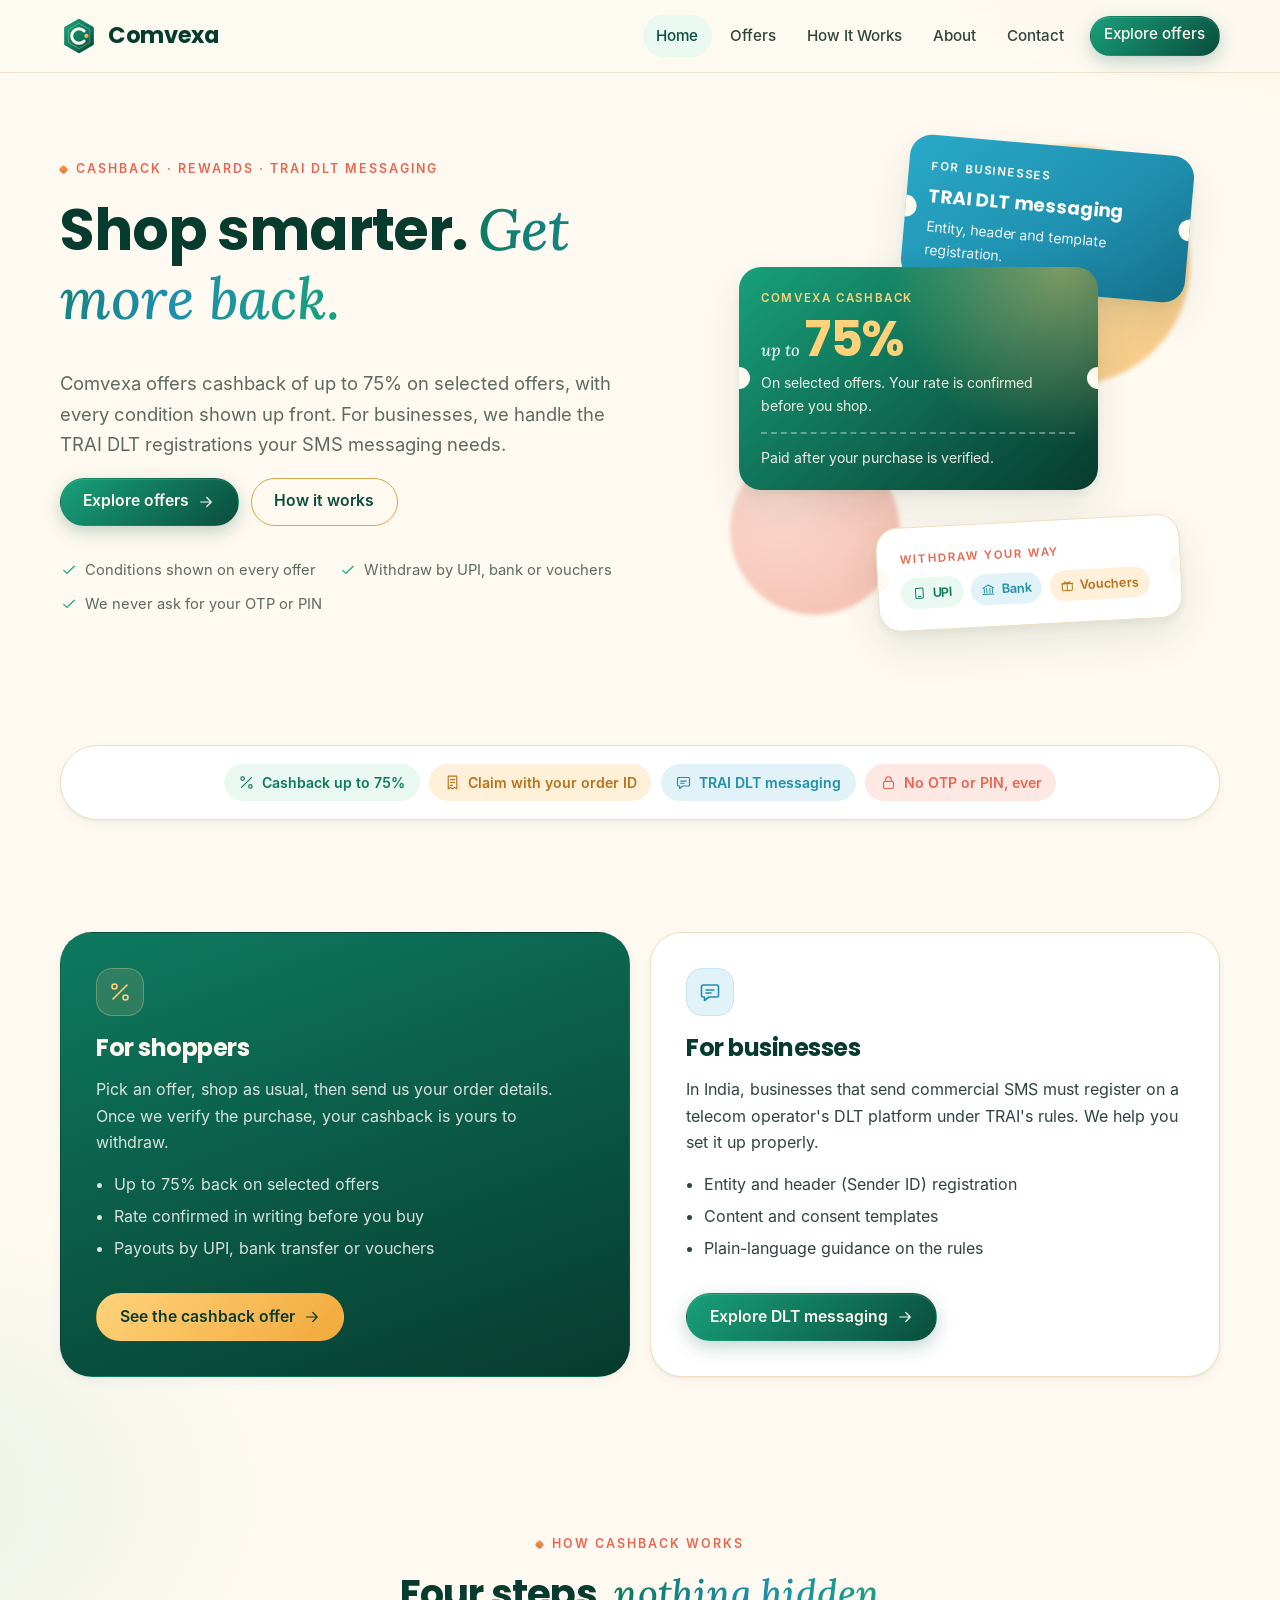
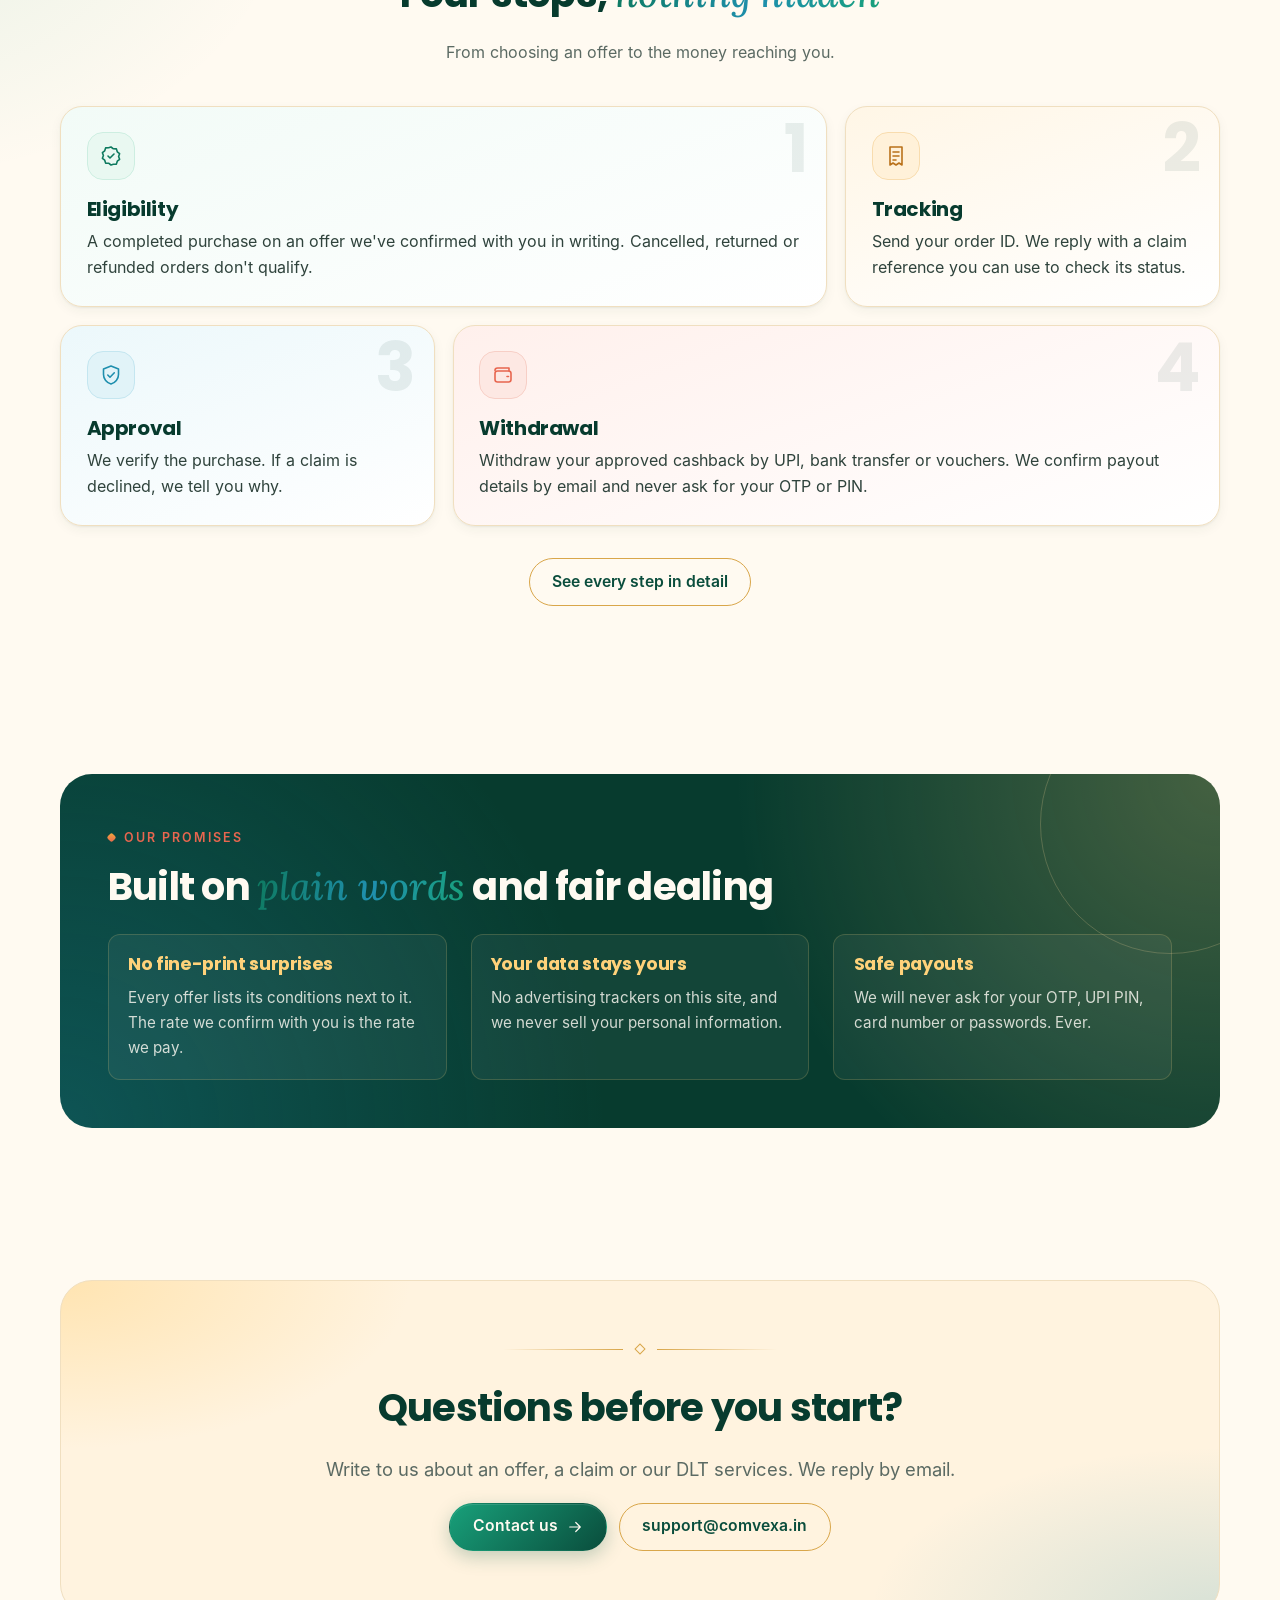
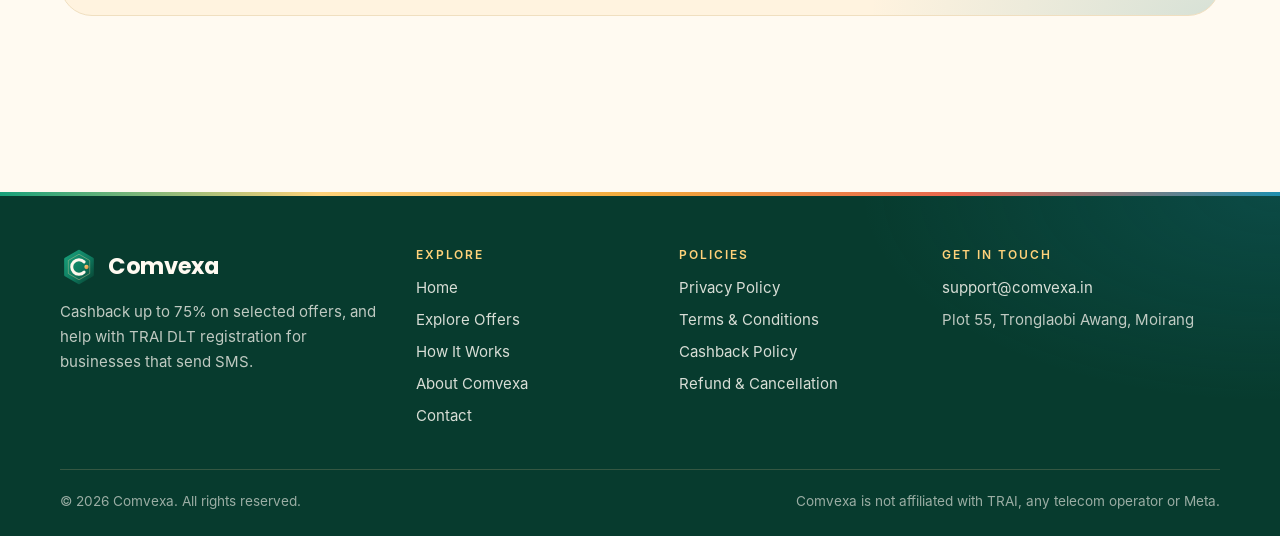
<file: index.html>
<!DOCTYPE html>
<html lang="en-IN" class="no-js">
<head>
<meta charset="utf-8">
<meta name="viewport" content="width=device-width, initial-scale=1">
<title>Comvexa | Cashback up to 75% & TRAI DLT Services</title>
<meta name="description" content="Comvexa offers cashback of up to 75% on selected offers, with clear conditions and withdrawals by UPI, bank transfer or vouchers, plus help with TRAI DLT registration.">
<meta name="robots" content="index, follow">
<link rel="canonical" href="https://comvexa.in/">
<meta name="theme-color" content="#0b4436">
<meta name="format-detection" content="telephone=no">
<meta name="referrer" content="strict-origin-when-cross-origin">
<meta property="og:type" content="website">
<meta property="og:site_name" content="Comvexa">
<meta property="og:locale" content="en_IN">
<meta property="og:title" content="Comvexa | Cashback up to 75% & TRAI DLT Services">
<meta property="og:description" content="Comvexa offers cashback of up to 75% on selected offers, with clear conditions and withdrawals by UPI, bank transfer or vouchers, plus help with TRAI DLT registration.">
<meta property="og:url" content="https://comvexa.in/">
<meta property="og:image" content="https://comvexa.in/assets/img/og-image.png">
<meta property="og:image:width" content="1200">
<meta property="og:image:height" content="630">
<meta property="og:image:alt" content="Comvexa: cashback up to 75% on selected offers and TRAI DLT registration services">
<meta name="twitter:card" content="summary_large_image">
<meta name="twitter:title" content="Comvexa | Cashback up to 75% & TRAI DLT Services">
<meta name="twitter:description" content="Comvexa offers cashback of up to 75% on selected offers, with clear conditions and withdrawals by UPI, bank transfer or vouchers, plus help with TRAI DLT registration.">
<meta name="twitter:image" content="https://comvexa.in/assets/img/og-image.png">
<link rel="icon" href="favicon.ico" sizes="any">
<link rel="icon" href="assets/img/favicon.svg" type="image/svg+xml">
<link rel="apple-touch-icon" href="assets/img/apple-touch-icon.png">
<link rel="manifest" href="site.webmanifest">
<link rel="preload" href="assets/fonts/poppins-bold.woff" as="font" type="font/woff" crossorigin>
<link rel="preload" href="assets/fonts/inter-regular.woff" as="font" type="font/woff" crossorigin>
<link rel="stylesheet" href="assets/css/styles.css">
<script src="assets/js/main.js" defer></script>
<script type="application/ld+json">
{
  "@context": "https://schema.org",
  "@type": "Organization",
  "name": "Comvexa",
  "url": "https://comvexa.in/",
  "logo": "https://comvexa.in/assets/img/icon-512.png",
  "email": "support@comvexa.in",
  "address": {
    "@type": "PostalAddress",
    "streetAddress": "Plot 55, Tronglaobi Awang",
    "addressLocality": "Moirang",
    "addressCountry": "IN"
  }
}
</script>
</head>
<body>
<a class="skip-link" href="#main">Skip to content</a>
<header class="site-header">
  <div class="container header-inner">
    <a class="brand" href="index.html" aria-label="Comvexa home">
      <img src="assets/img/logo-mark.svg" width="36" height="36" alt="">
      <span class="brand-name">Comvexa</span>
    </a>
    <button class="nav-toggle" type="button" aria-controls="site-nav" aria-expanded="false" aria-label="Open menu">
      <svg class="icon-open" viewBox="0 0 24 24" fill="none" stroke="currentColor" stroke-width="1.8" stroke-linecap="round" aria-hidden="true"><path d="M4 7h16M4 12h16M4 17h16"/></svg>
      <svg class="icon-close" viewBox="0 0 24 24" fill="none" stroke="currentColor" stroke-width="1.8" stroke-linecap="round" aria-hidden="true"><path d="M6 6l12 12M18 6 6 18"/></svg>
    </button>
    <nav class="site-nav" id="site-nav" aria-label="Main">
      <ul class="nav-list">
        <li><a href="index.html" aria-current="page">Home</a></li><li><a href="offers.html">Offers</a></li><li><a href="how-it-works.html">How It Works</a></li><li><a href="about.html">About</a></li><li><a href="contact.html">Contact</a></li><li class="nav-cta"><a class="btn btn-primary btn-sm" href="offers.html">Explore offers</a></li>
      </ul>
    </nav>
  </div>
</header>
<main id="main">

<section class="hero-cx">
  <div class="container hero-grid">
    <div>
      <span class="eyebrow">Cashback &middot; Rewards &middot; TRAI DLT messaging</span>
      <h1>Shop smarter. <em>Get more back.</em></h1>
      <p class="lead">Comvexa offers cashback of up to 75% on selected offers, with every condition shown up front. For businesses, we handle the TRAI DLT registrations your SMS messaging needs.</p>
      <div class="btn-row">
        <a class="btn btn-primary" href="offers.html">Explore offers <svg viewBox="0 0 24 24" fill="none" stroke="currentColor" stroke-width="1.6" stroke-linecap="round" stroke-linejoin="round" aria-hidden="true" focusable="false"><path d="M5 12h14M13 6l6 6-6 6"/></svg></a>
        <a class="btn btn-ghost" href="how-it-works.html">How it works</a>
      </div>
      <ul class="hero-points">
        <li><svg viewBox="0 0 24 24" fill="none" stroke="currentColor" stroke-width="1.6" stroke-linecap="round" stroke-linejoin="round" aria-hidden="true" focusable="false"><path d="m5 12.5 4.2 4L19 7"/></svg> Conditions shown on every offer</li>
        <li><svg viewBox="0 0 24 24" fill="none" stroke="currentColor" stroke-width="1.6" stroke-linecap="round" stroke-linejoin="round" aria-hidden="true" focusable="false"><path d="m5 12.5 4.2 4L19 7"/></svg> Withdraw by UPI, bank or vouchers</li>
        <li><svg viewBox="0 0 24 24" fill="none" stroke="currentColor" stroke-width="1.6" stroke-linecap="round" stroke-linejoin="round" aria-hidden="true" focusable="false"><path d="m5 12.5 4.2 4L19 7"/></svg> We never ask for your OTP or PIN</li>
      </ul>
    </div>
    <div class="ticket-stage" aria-hidden="true">
      <span class="blob blob-1"></span><span class="blob blob-2"></span><span class="blob blob-3"></span>
      <div class="ticket ticket-dlt">
        <div class="t-label">For businesses</div>
        <div class="t-title">TRAI DLT messaging</div>
        <p>Entity, header and template registration.</p>
      </div>
      <div class="ticket ticket-main">
        <div class="t-label">Comvexa cashback</div>
        <div class="t-value"><small>up to</small><span>75%</span></div>
        <p>On selected offers. Your rate is confirmed before you shop.</p>
        <div class="ticket-rule"></div>
        <p>Paid after your purchase is verified.</p>
      </div>
      <div class="ticket ticket-pay">
        <div class="t-label">Withdraw your way</div>
        <div class="pay-row">
          <span class="pay-chip c-jade"><svg viewBox="0 0 24 24" fill="none" stroke="currentColor" stroke-width="1.6" stroke-linecap="round" stroke-linejoin="round" aria-hidden="true" focusable="false"><path d="M7 4h10a1 1 0 0 1 1 1v14a1 1 0 0 1-1 1H7a1 1 0 0 1-1-1V5a1 1 0 0 1 1-1Z"/><path d="M10 17h4"/></svg> UPI</span>
          <span class="pay-chip c-lagoon"><svg viewBox="0 0 24 24" fill="none" stroke="currentColor" stroke-width="1.6" stroke-linecap="round" stroke-linejoin="round" aria-hidden="true" focusable="false"><path d="M3.5 9.5 12 4.5l8.5 5"/><path d="M5.5 10v7M9.5 10v7M14.5 10v7M18.5 10v7M3.5 19.5h17"/></svg> Bank</span>
          <span class="pay-chip c-saffron"><svg viewBox="0 0 24 24" fill="none" stroke="currentColor" stroke-width="1.6" stroke-linecap="round" stroke-linejoin="round" aria-hidden="true" focusable="false"><rect x="4" y="9" width="16" height="11" rx="1.5"/><path d="M3 9h18v-.5M12 9v11M12 9c-1.5-3-5-3.5-5-1.2C7 9 9.5 9 12 9Zm0 0c1.5-3 5-3.5 5-1.2C17 9 14.5 9 12 9Z"/></svg> Vouchers</span>
        </div>
      </div>
    </div>
  </div>
</section>

<section class="section-tight">
  <div class="container">
    <div class="ribbon reveal">
      <span class="c-jade"><svg viewBox="0 0 24 24" fill="none" stroke="currentColor" stroke-width="1.6" stroke-linecap="round" stroke-linejoin="round" aria-hidden="true" focusable="false"><path d="M19 5 5 19"/><circle cx="6.5" cy="6.5" r="2.5"/><circle cx="17.5" cy="17.5" r="2.5"/></svg> Cashback up to 75%</span>
      <span class="c-saffron"><svg viewBox="0 0 24 24" fill="none" stroke="currentColor" stroke-width="1.6" stroke-linecap="round" stroke-linejoin="round" aria-hidden="true" focusable="false"><path d="M6 3h12v18l-3-2-3 2-3-2-3 2V3Z"/><path d="M9 8h6M9 12h6M9 16h3"/></svg> Claim with your order ID</span>
      <span class="c-lagoon"><svg viewBox="0 0 24 24" fill="none" stroke="currentColor" stroke-width="1.6" stroke-linecap="round" stroke-linejoin="round" aria-hidden="true" focusable="false"><path d="M5 5h14a1.5 1.5 0 0 1 1.5 1.5v9A1.5 1.5 0 0 1 19 17h-8l-4.5 3.5V17H5a1.5 1.5 0 0 1-1.5-1.5v-9A1.5 1.5 0 0 1 5 5Z"/><path d="M8 10h8M8 13h5"/></svg> TRAI DLT messaging</span>
      <span class="c-coral"><svg viewBox="0 0 24 24" fill="none" stroke="currentColor" stroke-width="1.6" stroke-linecap="round" stroke-linejoin="round" aria-hidden="true" focusable="false"><rect x="5" y="10.5" width="14" height="10" rx="2"/><path d="M8 10.5V8a4 4 0 0 1 8 0v2.5"/></svg> No OTP or PIN, ever</span>
    </div>
  </div>
</section>

<section class="section-tight">
  <div class="container">
    <div class="split">
      <div class="path-card dark reveal">
        <span class="icon-badge"><svg viewBox="0 0 24 24" fill="none" stroke="currentColor" stroke-width="1.6" stroke-linecap="round" stroke-linejoin="round" aria-hidden="true" focusable="false"><path d="M19 5 5 19"/><circle cx="6.5" cy="6.5" r="2.5"/><circle cx="17.5" cy="17.5" r="2.5"/></svg></span>
        <h3>For shoppers</h3>
        <p>Pick an offer, shop as usual, then send us your order details. Once we verify the purchase, your cashback is yours to withdraw.</p>
        <ul>
          <li>Up to 75% back on selected offers</li>
          <li>Rate confirmed in writing before you buy</li>
          <li>Payouts by UPI, bank transfer or vouchers</li>
        </ul>
        <a class="btn btn-gold" href="offers.html?cat=cashback">See the cashback offer <svg viewBox="0 0 24 24" fill="none" stroke="currentColor" stroke-width="1.6" stroke-linecap="round" stroke-linejoin="round" aria-hidden="true" focusable="false"><path d="M5 12h14M13 6l6 6-6 6"/></svg></a>
      </div>
      <div class="path-card reveal">
        <span class="icon-badge c-lagoon"><svg viewBox="0 0 24 24" fill="none" stroke="currentColor" stroke-width="1.6" stroke-linecap="round" stroke-linejoin="round" aria-hidden="true" focusable="false"><path d="M5 5h14a1.5 1.5 0 0 1 1.5 1.5v9A1.5 1.5 0 0 1 19 17h-8l-4.5 3.5V17H5a1.5 1.5 0 0 1-1.5-1.5v-9A1.5 1.5 0 0 1 5 5Z"/><path d="M8 10h8M8 13h5"/></svg></span>
        <h3>For businesses</h3>
        <p>In India, businesses that send commercial SMS must register on a telecom operator's DLT platform under TRAI's rules. We help you set it up properly.</p>
        <ul>
          <li>Entity and header (Sender ID) registration</li>
          <li>Content and consent templates</li>
          <li>Plain-language guidance on the rules</li>
        </ul>
        <a class="btn btn-primary" href="offers.html?cat=dlt">Explore DLT messaging <svg viewBox="0 0 24 24" fill="none" stroke="currentColor" stroke-width="1.6" stroke-linecap="round" stroke-linejoin="round" aria-hidden="true" focusable="false"><path d="M5 12h14M13 6l6 6-6 6"/></svg></a>
      </div>
    </div>
  </div>
</section>

<section class="section">
  <div class="container">
    <div class="section-head center">
      <span class="eyebrow">How cashback works</span>
      <h2>Four steps, <em>nothing hidden</em></h2>
      <p class="muted">From choosing an offer to the money reaching you.</p>
    </div>
    <div class="bento">
      <div class="card tone-jade wide reveal"><span class="big-num" aria-hidden="true">1</span><span class="icon-badge c-jade"><svg viewBox="0 0 24 24" fill="none" stroke="currentColor" stroke-width="1.6" stroke-linecap="round" stroke-linejoin="round" aria-hidden="true" focusable="false"><path d="M12 3l2.4 1.8 3 .1.9 2.9 2.3 1.9-1 2.8 1 2.8-2.3 1.9-.9 2.9-3 .1L12 21l-2.4-1.8-3-.1-.9-2.9-2.3-1.9 1-2.8-1-2.8 2.3-1.9.9-2.9 3-.1L12 3Z"/><path d="m9 12 2 2 4-4"/></svg></span><h3>Eligibility</h3><p>A completed purchase on an offer we've confirmed with you in writing. Cancelled, returned or refunded orders don't qualify.</p></div>
      <div class="card tone-saffron narrow-col reveal"><span class="big-num" aria-hidden="true">2</span><span class="icon-badge c-saffron"><svg viewBox="0 0 24 24" fill="none" stroke="currentColor" stroke-width="1.6" stroke-linecap="round" stroke-linejoin="round" aria-hidden="true" focusable="false"><path d="M6 3h12v18l-3-2-3 2-3-2-3 2V3Z"/><path d="M9 8h6M9 12h6M9 16h3"/></svg></span><h3>Tracking</h3><p>Send your order ID. We reply with a claim reference you can use to check its status.</p></div>
      <div class="card tone-lagoon narrow-col reveal"><span class="big-num" aria-hidden="true">3</span><span class="icon-badge c-lagoon"><svg viewBox="0 0 24 24" fill="none" stroke="currentColor" stroke-width="1.6" stroke-linecap="round" stroke-linejoin="round" aria-hidden="true" focusable="false"><path d="M12 3 4.5 6v5.5c0 4.6 3.2 8.4 7.5 9.5 4.3-1.1 7.5-4.9 7.5-9.5V6L12 3Z"/><path d="m8.8 12 2.2 2.2 4.3-4.4"/></svg></span><h3>Approval</h3><p>We verify the purchase. If a claim is declined, we tell you why.</p></div>
      <div class="card tone-coral wide reveal"><span class="big-num" aria-hidden="true">4</span><span class="icon-badge c-coral"><svg viewBox="0 0 24 24" fill="none" stroke="currentColor" stroke-width="1.6" stroke-linecap="round" stroke-linejoin="round" aria-hidden="true" focusable="false"><path d="M4 7.5A2.5 2.5 0 0 1 6.5 5H18v3"/><rect x="4" y="8" width="16" height="11" rx="2.5"/><path d="M16 13.5h1.5"/></svg></span><h3>Withdrawal</h3><p>Withdraw your approved cashback by UPI, bank transfer or vouchers. We confirm payout details by email and never ask for your OTP or PIN.</p></div>
    </div>
    <p class="center mt-2"><a class="btn btn-ghost" href="how-it-works.html">See every step in detail</a></p>
  </div>
</section>

<section class="section-tight">
  <div class="container">
    <div class="trust reveal">
      <span class="eyebrow">Our promises</span>
      <h2>Built on <em>plain words</em> and fair dealing</h2>
      <ul class="trust-list">
        <li><h3>No fine-print surprises</h3><p>Every offer lists its conditions next to it. The rate we confirm with you is the rate we pay.</p></li>
        <li><h3>Your data stays yours</h3><p>No advertising trackers on this site, and we never sell your personal information.</p></li>
        <li><h3>Safe payouts</h3><p>We will never ask for your OTP, UPI PIN, card number or passwords. Ever.</p></li>
      </ul>
    </div>
  </div>
</section>

<section class="section">
  <div class="container">
    <div class="cta-band reveal">
      <div class="ornament" aria-hidden="true"><span></span></div>
      <h2 class="mt-2">Questions before you start?</h2>
      <p class="lead">Write to us about an offer, a claim or our DLT services. We reply by email.</p>
      <div class="btn-row">
        <a class="btn btn-primary" href="contact.html">Contact us <svg viewBox="0 0 24 24" fill="none" stroke="currentColor" stroke-width="1.6" stroke-linecap="round" stroke-linejoin="round" aria-hidden="true" focusable="false"><path d="M5 12h14M13 6l6 6-6 6"/></svg></a>
        <a class="btn btn-ghost" href="mailto:support@comvexa.in">support@comvexa.in</a>
      </div>
    </div>
  </div>
</section>
</main>
<footer class="site-footer">
  <div class="container">
    <div class="footer-grid">
      <div>
        <a class="brand" href="index.html" aria-label="Comvexa home">
          <img src="assets/img/logo-mark.svg" width="36" height="36" alt="">
          <span class="brand-name">Comvexa</span>
        </a>
        <p>Cashback up to 75% on selected offers, and help with TRAI DLT registration for businesses that send SMS.</p>
      </div>
      <div>
        <h2>Explore</h2>
        <ul>
          <li><a href="index.html">Home</a></li>
          <li><a href="offers.html">Explore Offers</a></li>
          <li><a href="how-it-works.html">How It Works</a></li>
          <li><a href="about.html">About Comvexa</a></li>
          <li><a href="contact.html">Contact</a></li>
        </ul>
      </div>
      <div>
        <h2>Policies</h2>
        <ul><li><a href="privacy-policy.html">Privacy Policy</a></li><li><a href="terms.html">Terms & Conditions</a></li><li><a href="cashback-policy.html">Cashback Policy</a></li><li><a href="refund-policy.html">Refund & Cancellation</a></li></ul>
      </div>
      <div>
        <h2>Get in touch</h2>
        <ul>
          <li><a href="mailto:support@comvexa.in">support@comvexa.in</a></li>
          <li><address>Plot 55, Tronglaobi Awang, Moirang</address></li>
        </ul>
      </div>
    </div>
    <div class="footer-bottom">
      <span>&copy; <span data-year>2026</span> Comvexa. All rights reserved.</span>
      <span>Comvexa is not affiliated with TRAI, any telecom operator or Meta.</span>
    </div>
  </div>
</footer>
</body>
</html>
</file>
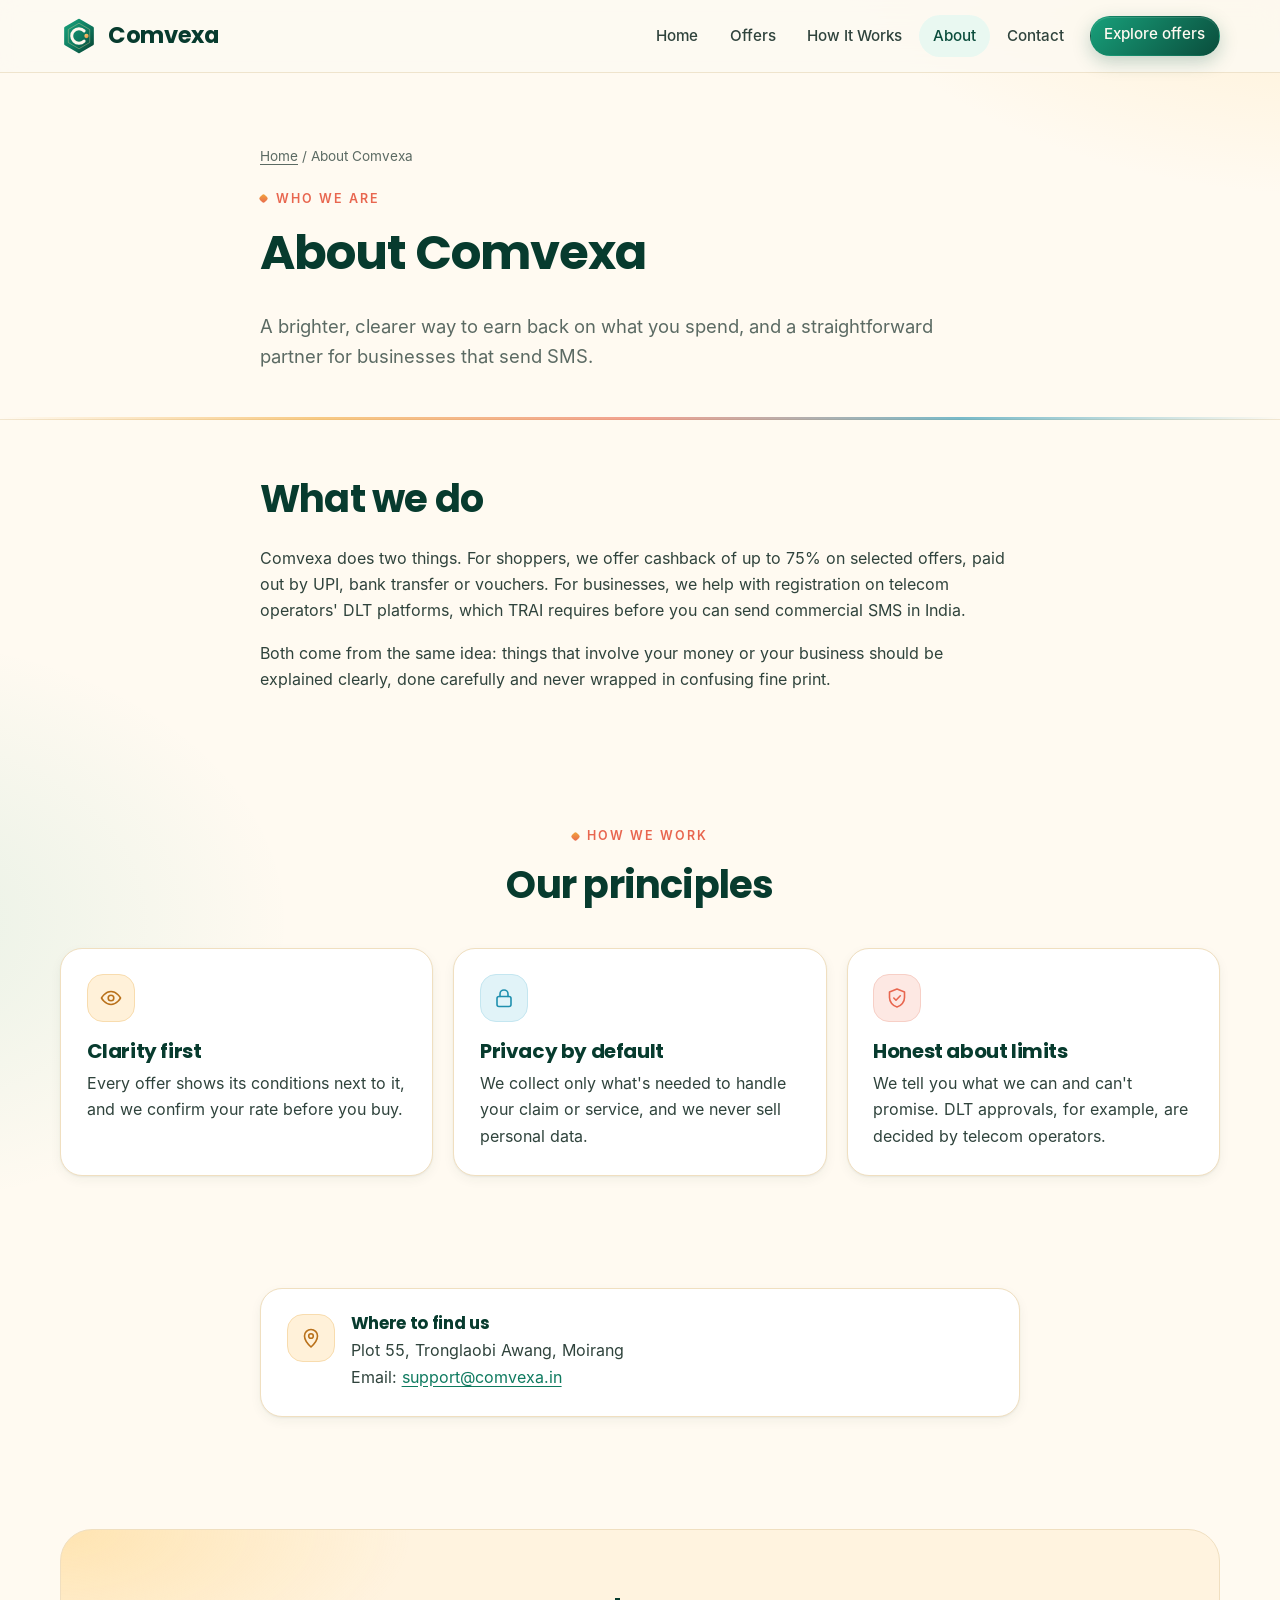
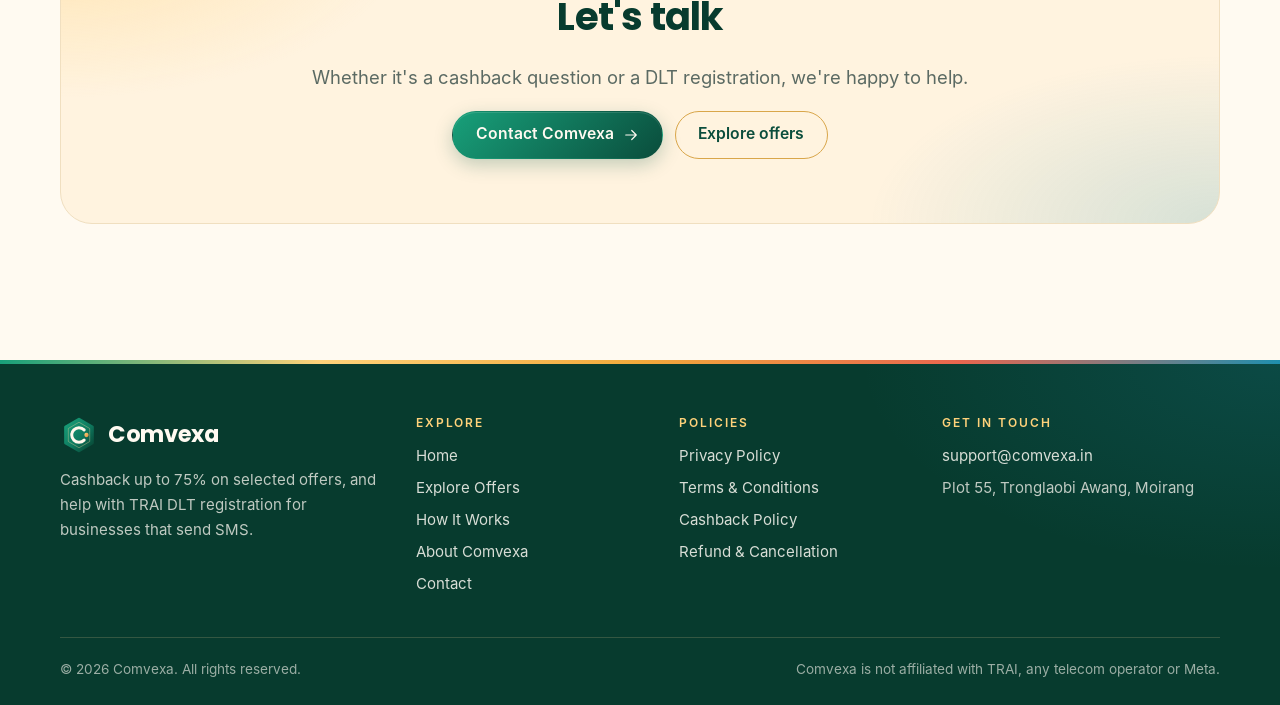
<file: about.html>
<!DOCTYPE html>
<html lang="en-IN" class="no-js">
<head>
<meta charset="utf-8">
<meta name="viewport" content="width=device-width, initial-scale=1">
<title>About Comvexa | Comvexa</title>
<meta name="description" content="Comvexa is a cashback, rewards and TRAI DLT messaging services business based in Moirang. Learn what we do and how we work.">
<meta name="robots" content="index, follow">
<link rel="canonical" href="https://comvexa.in/about.html">
<meta name="theme-color" content="#0b4436">
<meta name="format-detection" content="telephone=no">
<meta name="referrer" content="strict-origin-when-cross-origin">
<meta property="og:type" content="website">
<meta property="og:site_name" content="Comvexa">
<meta property="og:locale" content="en_IN">
<meta property="og:title" content="About Comvexa | Comvexa">
<meta property="og:description" content="Comvexa is a cashback, rewards and TRAI DLT messaging services business based in Moirang. Learn what we do and how we work.">
<meta property="og:url" content="https://comvexa.in/about.html">
<meta property="og:image" content="https://comvexa.in/assets/img/og-image.png">
<meta property="og:image:width" content="1200">
<meta property="og:image:height" content="630">
<meta property="og:image:alt" content="Comvexa: cashback up to 75% on selected offers and TRAI DLT registration services">
<meta name="twitter:card" content="summary_large_image">
<meta name="twitter:title" content="About Comvexa | Comvexa">
<meta name="twitter:description" content="Comvexa is a cashback, rewards and TRAI DLT messaging services business based in Moirang. Learn what we do and how we work.">
<meta name="twitter:image" content="https://comvexa.in/assets/img/og-image.png">
<link rel="icon" href="favicon.ico" sizes="any">
<link rel="icon" href="assets/img/favicon.svg" type="image/svg+xml">
<link rel="apple-touch-icon" href="assets/img/apple-touch-icon.png">
<link rel="manifest" href="site.webmanifest">
<link rel="preload" href="assets/fonts/poppins-bold.woff" as="font" type="font/woff" crossorigin>
<link rel="preload" href="assets/fonts/inter-regular.woff" as="font" type="font/woff" crossorigin>
<link rel="stylesheet" href="assets/css/styles.css">
<script src="assets/js/main.js" defer></script>
</head>
<body>
<a class="skip-link" href="#main">Skip to content</a>
<header class="site-header">
  <div class="container header-inner">
    <a class="brand" href="index.html" aria-label="Comvexa home">
      <img src="assets/img/logo-mark.svg" width="36" height="36" alt="">
      <span class="brand-name">Comvexa</span>
    </a>
    <button class="nav-toggle" type="button" aria-controls="site-nav" aria-expanded="false" aria-label="Open menu">
      <svg class="icon-open" viewBox="0 0 24 24" fill="none" stroke="currentColor" stroke-width="1.8" stroke-linecap="round" aria-hidden="true"><path d="M4 7h16M4 12h16M4 17h16"/></svg>
      <svg class="icon-close" viewBox="0 0 24 24" fill="none" stroke="currentColor" stroke-width="1.8" stroke-linecap="round" aria-hidden="true"><path d="M6 6l12 12M18 6 6 18"/></svg>
    </button>
    <nav class="site-nav" id="site-nav" aria-label="Main">
      <ul class="nav-list">
        <li><a href="index.html">Home</a></li><li><a href="offers.html">Offers</a></li><li><a href="how-it-works.html">How It Works</a></li><li><a href="about.html" aria-current="page">About</a></li><li><a href="contact.html">Contact</a></li><li class="nav-cta"><a class="btn btn-primary btn-sm" href="offers.html">Explore offers</a></li>
      </ul>
    </nav>
  </div>
</header>
<main id="main">
<section class="page-hero">
  <div class="container narrow">
    <nav class="breadcrumb" aria-label="Breadcrumb"><a href="index.html">Home</a> / <span aria-current="page">About Comvexa</span></nav><span class="eyebrow">Who we are</span>
    <h1>About Comvexa</h1>
    <p class="lead mb-0">A brighter, clearer way to earn back on what you spend, and a straightforward partner for businesses that send SMS.</p>
  </div>
</section>

<section class="section-tight">
  <div class="container narrow">
    <h2>What we do</h2>
    <p>Comvexa does two things. For shoppers, we offer cashback of up to 75% on selected offers, paid out by UPI, bank transfer or vouchers. For businesses, we help with registration on telecom operators' DLT platforms, which TRAI requires before you can send commercial SMS in India.</p>
    <p>Both come from the same idea: things that involve your money or your business should be explained clearly, done carefully and never wrapped in confusing fine print.</p>
  </div>
</section>

<section class="section-tight">
  <div class="container">
    <div class="section-head center">
      <span class="eyebrow">How we work</span>
      <h2>Our principles</h2>
    </div>
    <div class="grid grid-3">
      <div class="card reveal"><span class="icon-badge c-saffron"><svg viewBox="0 0 24 24" fill="none" stroke="currentColor" stroke-width="1.6" stroke-linecap="round" stroke-linejoin="round" aria-hidden="true" focusable="false"><path d="M2.5 12S6 5.5 12 5.5 21.5 12 21.5 12 18 18.5 12 18.5 2.5 12 2.5 12Z"/><circle cx="12" cy="12" r="2.8"/></svg></span><h3>Clarity first</h3><p>Every offer shows its conditions next to it, and we confirm your rate before you buy.</p></div>
      <div class="card reveal"><span class="icon-badge c-lagoon"><svg viewBox="0 0 24 24" fill="none" stroke="currentColor" stroke-width="1.6" stroke-linecap="round" stroke-linejoin="round" aria-hidden="true" focusable="false"><rect x="5" y="10.5" width="14" height="10" rx="2"/><path d="M8 10.5V8a4 4 0 0 1 8 0v2.5"/></svg></span><h3>Privacy by default</h3><p>We collect only what's needed to handle your claim or service, and we never sell personal data.</p></div>
      <div class="card reveal"><span class="icon-badge c-coral"><svg viewBox="0 0 24 24" fill="none" stroke="currentColor" stroke-width="1.6" stroke-linecap="round" stroke-linejoin="round" aria-hidden="true" focusable="false"><path d="M12 3 4.5 6v5.5c0 4.6 3.2 8.4 7.5 9.5 4.3-1.1 7.5-4.9 7.5-9.5V6L12 3Z"/><path d="m8.8 12 2.2 2.2 4.3-4.4"/></svg></span><h3>Honest about limits</h3><p>We tell you what we can and can't promise. DLT approvals, for example, are decided by telecom operators.</p></div>
    </div>
  </div>
</section>

<section class="section-tight">
  <div class="container narrow">
    <div class="card reveal">
      <div class="contact-item">
        <span class="icon-badge c-saffron"><svg viewBox="0 0 24 24" fill="none" stroke="currentColor" stroke-width="1.6" stroke-linecap="round" stroke-linejoin="round" aria-hidden="true" focusable="false"><path d="M12 21s-6.5-6-6.5-11a6.5 6.5 0 0 1 13 0c0 5-6.5 11-6.5 11Z"/><circle cx="12" cy="10" r="2.3"/></svg></span>
        <div>
          <h3>Where to find us</h3>
          <address>Plot 55, Tronglaobi Awang, Moirang</address>
          <p class="mt-0">Email: <a href="mailto:support@comvexa.in">support@comvexa.in</a></p>
        </div>
      </div>
    </div>
  </div>
</section>

<section class="section-tight">
  <div class="container">
    <div class="cta-band reveal">
      <h2>Let's talk</h2>
      <p class="lead">Whether it's a cashback question or a DLT registration, we're happy to help.</p>
      <div class="btn-row">
        <a class="btn btn-primary" href="contact.html">Contact Comvexa <svg viewBox="0 0 24 24" fill="none" stroke="currentColor" stroke-width="1.6" stroke-linecap="round" stroke-linejoin="round" aria-hidden="true" focusable="false"><path d="M5 12h14M13 6l6 6-6 6"/></svg></a>
        <a class="btn btn-ghost" href="offers.html">Explore offers</a>
      </div>
    </div>
  </div>
</section>
</main>
<footer class="site-footer">
  <div class="container">
    <div class="footer-grid">
      <div>
        <a class="brand" href="index.html" aria-label="Comvexa home">
          <img src="assets/img/logo-mark.svg" width="36" height="36" alt="">
          <span class="brand-name">Comvexa</span>
        </a>
        <p>Cashback up to 75% on selected offers, and help with TRAI DLT registration for businesses that send SMS.</p>
      </div>
      <div>
        <h2>Explore</h2>
        <ul>
          <li><a href="index.html">Home</a></li>
          <li><a href="offers.html">Explore Offers</a></li>
          <li><a href="how-it-works.html">How It Works</a></li>
          <li><a href="about.html">About Comvexa</a></li>
          <li><a href="contact.html">Contact</a></li>
        </ul>
      </div>
      <div>
        <h2>Policies</h2>
        <ul><li><a href="privacy-policy.html">Privacy Policy</a></li><li><a href="terms.html">Terms & Conditions</a></li><li><a href="cashback-policy.html">Cashback Policy</a></li><li><a href="refund-policy.html">Refund & Cancellation</a></li></ul>
      </div>
      <div>
        <h2>Get in touch</h2>
        <ul>
          <li><a href="mailto:support@comvexa.in">support@comvexa.in</a></li>
          <li><address>Plot 55, Tronglaobi Awang, Moirang</address></li>
        </ul>
      </div>
    </div>
    <div class="footer-bottom">
      <span>&copy; <span data-year>2026</span> Comvexa. All rights reserved.</span>
      <span>Comvexa is not affiliated with TRAI, any telecom operator or Meta.</span>
    </div>
  </div>
</footer>
</body>
</html>
</file>
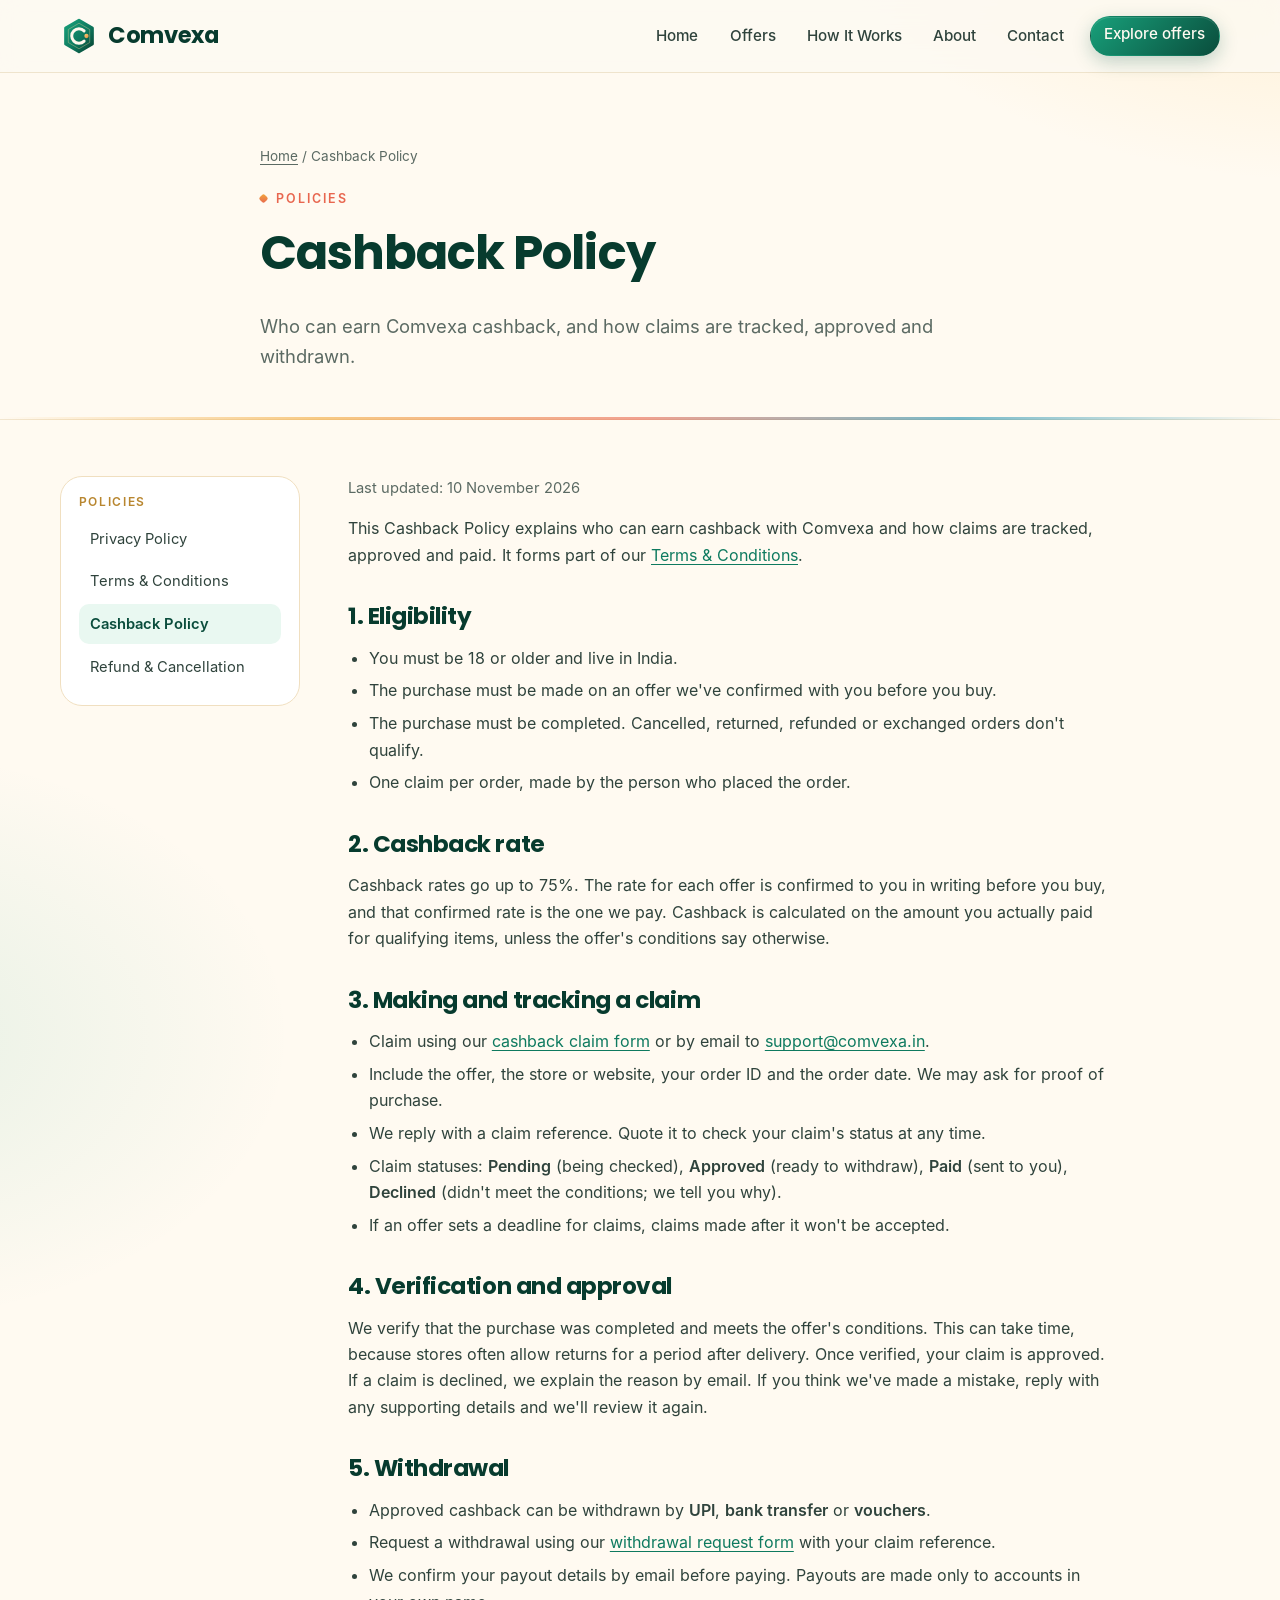
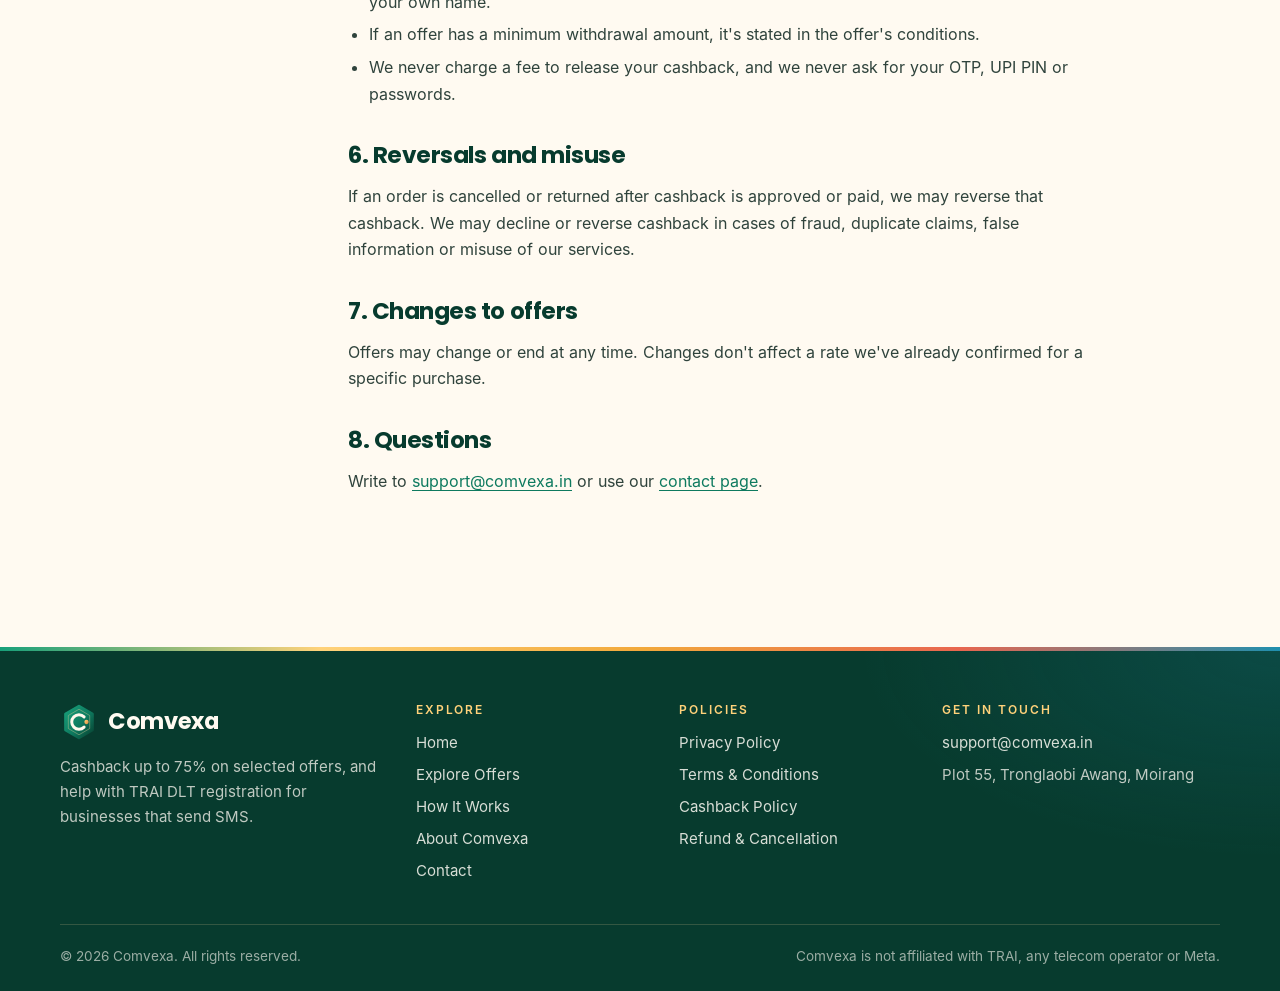
<file: cashback-policy.html>
<!DOCTYPE html>
<html lang="en-IN" class="no-js">
<head>
<meta charset="utf-8">
<meta name="viewport" content="width=device-width, initial-scale=1">
<title>Cashback Policy | Comvexa</title>
<meta name="description" content="Who can earn Comvexa cashback, and how claims are tracked, approved and withdrawn.">
<meta name="robots" content="index, follow">
<link rel="canonical" href="https://comvexa.in/cashback-policy.html">
<meta name="theme-color" content="#0b4436">
<meta name="format-detection" content="telephone=no">
<meta name="referrer" content="strict-origin-when-cross-origin">
<meta property="og:type" content="website">
<meta property="og:site_name" content="Comvexa">
<meta property="og:locale" content="en_IN">
<meta property="og:title" content="Cashback Policy | Comvexa">
<meta property="og:description" content="Who can earn Comvexa cashback, and how claims are tracked, approved and withdrawn.">
<meta property="og:url" content="https://comvexa.in/cashback-policy.html">
<meta property="og:image" content="https://comvexa.in/assets/img/og-image.png">
<meta property="og:image:width" content="1200">
<meta property="og:image:height" content="630">
<meta property="og:image:alt" content="Comvexa: cashback up to 75% on selected offers and TRAI DLT registration services">
<meta name="twitter:card" content="summary_large_image">
<meta name="twitter:title" content="Cashback Policy | Comvexa">
<meta name="twitter:description" content="Who can earn Comvexa cashback, and how claims are tracked, approved and withdrawn.">
<meta name="twitter:image" content="https://comvexa.in/assets/img/og-image.png">
<link rel="icon" href="favicon.ico" sizes="any">
<link rel="icon" href="assets/img/favicon.svg" type="image/svg+xml">
<link rel="apple-touch-icon" href="assets/img/apple-touch-icon.png">
<link rel="manifest" href="site.webmanifest">
<link rel="preload" href="assets/fonts/poppins-bold.woff" as="font" type="font/woff" crossorigin>
<link rel="preload" href="assets/fonts/inter-regular.woff" as="font" type="font/woff" crossorigin>
<link rel="stylesheet" href="assets/css/styles.css">
<script src="assets/js/main.js" defer></script>
</head>
<body>
<a class="skip-link" href="#main">Skip to content</a>
<header class="site-header">
  <div class="container header-inner">
    <a class="brand" href="index.html" aria-label="Comvexa home">
      <img src="assets/img/logo-mark.svg" width="36" height="36" alt="">
      <span class="brand-name">Comvexa</span>
    </a>
    <button class="nav-toggle" type="button" aria-controls="site-nav" aria-expanded="false" aria-label="Open menu">
      <svg class="icon-open" viewBox="0 0 24 24" fill="none" stroke="currentColor" stroke-width="1.8" stroke-linecap="round" aria-hidden="true"><path d="M4 7h16M4 12h16M4 17h16"/></svg>
      <svg class="icon-close" viewBox="0 0 24 24" fill="none" stroke="currentColor" stroke-width="1.8" stroke-linecap="round" aria-hidden="true"><path d="M6 6l12 12M18 6 6 18"/></svg>
    </button>
    <nav class="site-nav" id="site-nav" aria-label="Main">
      <ul class="nav-list">
        <li><a href="index.html">Home</a></li><li><a href="offers.html">Offers</a></li><li><a href="how-it-works.html">How It Works</a></li><li><a href="about.html">About</a></li><li><a href="contact.html">Contact</a></li><li class="nav-cta"><a class="btn btn-primary btn-sm" href="offers.html">Explore offers</a></li>
      </ul>
    </nav>
  </div>
</header>
<main id="main">
<section class="page-hero">
  <div class="container narrow">
    <nav class="breadcrumb" aria-label="Breadcrumb"><a href="index.html">Home</a> / <span aria-current="page">Cashback Policy</span></nav><span class="eyebrow">Policies</span>
    <h1>Cashback Policy</h1>
    <p class="lead mb-0">Who can earn Comvexa cashback, and how claims are tracked, approved and withdrawn.</p>
  </div>
</section>
<section class="section-tight">
  <div class="container legal-layout">
    <aside class="legal-nav" aria-label="Policies">
      <h2>Policies</h2>
      <ul><li><a href="privacy-policy.html">Privacy Policy</a></li><li><a href="terms.html">Terms & Conditions</a></li><li><a href="cashback-policy.html" aria-current="page">Cashback Policy</a></li><li><a href="refund-policy.html">Refund & Cancellation</a></li></ul>
    </aside>
    <article class="prose">
      <p class="updated">Last updated: 10 November 2026</p>
      
<p>This Cashback Policy explains who can earn cashback with Comvexa and how claims are tracked, approved and paid. It forms part of our <a href="terms.html">Terms &amp; Conditions</a>.</p>

<h2 id="eligibility">1. Eligibility</h2>
<ul>
  <li>You must be 18 or older and live in India.</li>
  <li>The purchase must be made on an offer we've confirmed with you before you buy.</li>
  <li>The purchase must be completed. Cancelled, returned, refunded or exchanged orders don't qualify.</li>
  <li>One claim per order, made by the person who placed the order.</li>
</ul>

<h2>2. Cashback rate</h2>
<p>Cashback rates go up to 75%. The rate for each offer is confirmed to you in writing before you buy, and that confirmed rate is the one we pay. Cashback is calculated on the amount you actually paid for qualifying items, unless the offer's conditions say otherwise.</p>

<h2 id="tracking">3. Making and tracking a claim</h2>
<ul>
  <li>Claim using our <a href="contact.html?topic=cashback">cashback claim form</a> or by email to <a href="mailto:support@comvexa.in">support@comvexa.in</a>.</li>
  <li>Include the offer, the store or website, your order ID and the order date. We may ask for proof of purchase.</li>
  <li>We reply with a claim reference. Quote it to check your claim's status at any time.</li>
  <li>Claim statuses: <strong>Pending</strong> (being checked), <strong>Approved</strong> (ready to withdraw), <strong>Paid</strong> (sent to you), <strong>Declined</strong> (didn't meet the conditions; we tell you why).</li>
  <li>If an offer sets a deadline for claims, claims made after it won't be accepted.</li>
</ul>

<h2 id="approval">4. Verification and approval</h2>
<p>We verify that the purchase was completed and meets the offer's conditions. This can take time, because stores often allow returns for a period after delivery. Once verified, your claim is approved. If a claim is declined, we explain the reason by email. If you think we've made a mistake, reply with any supporting details and we'll review it again.</p>

<h2 id="withdrawal">5. Withdrawal</h2>
<ul>
  <li>Approved cashback can be withdrawn by <strong>UPI</strong>, <strong>bank transfer</strong> or <strong>vouchers</strong>.</li>
  <li>Request a withdrawal using our <a href="contact.html?topic=withdrawal">withdrawal request form</a> with your claim reference.</li>
  <li>We confirm your payout details by email before paying. Payouts are made only to accounts in your own name.</li>
  <li>If an offer has a minimum withdrawal amount, it's stated in the offer's conditions.</li>
  <li>We never charge a fee to release your cashback, and we never ask for your OTP, UPI PIN or passwords.</li>
</ul>

<h2>6. Reversals and misuse</h2>
<p>If an order is cancelled or returned after cashback is approved or paid, we may reverse that cashback. We may decline or reverse cashback in cases of fraud, duplicate claims, false information or misuse of our services.</p>

<h2>7. Changes to offers</h2>
<p>Offers may change or end at any time. Changes don't affect a rate we've already confirmed for a specific purchase.</p>

<h2>8. Questions</h2>
<p>Write to <a href="mailto:support@comvexa.in">support@comvexa.in</a> or use our <a href="contact.html">contact page</a>.</p>

    </article>
  </div>
</section>
</main>
<footer class="site-footer">
  <div class="container">
    <div class="footer-grid">
      <div>
        <a class="brand" href="index.html" aria-label="Comvexa home">
          <img src="assets/img/logo-mark.svg" width="36" height="36" alt="">
          <span class="brand-name">Comvexa</span>
        </a>
        <p>Cashback up to 75% on selected offers, and help with TRAI DLT registration for businesses that send SMS.</p>
      </div>
      <div>
        <h2>Explore</h2>
        <ul>
          <li><a href="index.html">Home</a></li>
          <li><a href="offers.html">Explore Offers</a></li>
          <li><a href="how-it-works.html">How It Works</a></li>
          <li><a href="about.html">About Comvexa</a></li>
          <li><a href="contact.html">Contact</a></li>
        </ul>
      </div>
      <div>
        <h2>Policies</h2>
        <ul><li><a href="privacy-policy.html">Privacy Policy</a></li><li><a href="terms.html">Terms & Conditions</a></li><li><a href="cashback-policy.html">Cashback Policy</a></li><li><a href="refund-policy.html">Refund & Cancellation</a></li></ul>
      </div>
      <div>
        <h2>Get in touch</h2>
        <ul>
          <li><a href="mailto:support@comvexa.in">support@comvexa.in</a></li>
          <li><address>Plot 55, Tronglaobi Awang, Moirang</address></li>
        </ul>
      </div>
    </div>
    <div class="footer-bottom">
      <span>&copy; <span data-year>2026</span> Comvexa. All rights reserved.</span>
      <span>Comvexa is not affiliated with TRAI, any telecom operator or Meta.</span>
    </div>
  </div>
</footer>
</body>
</html>
</file>
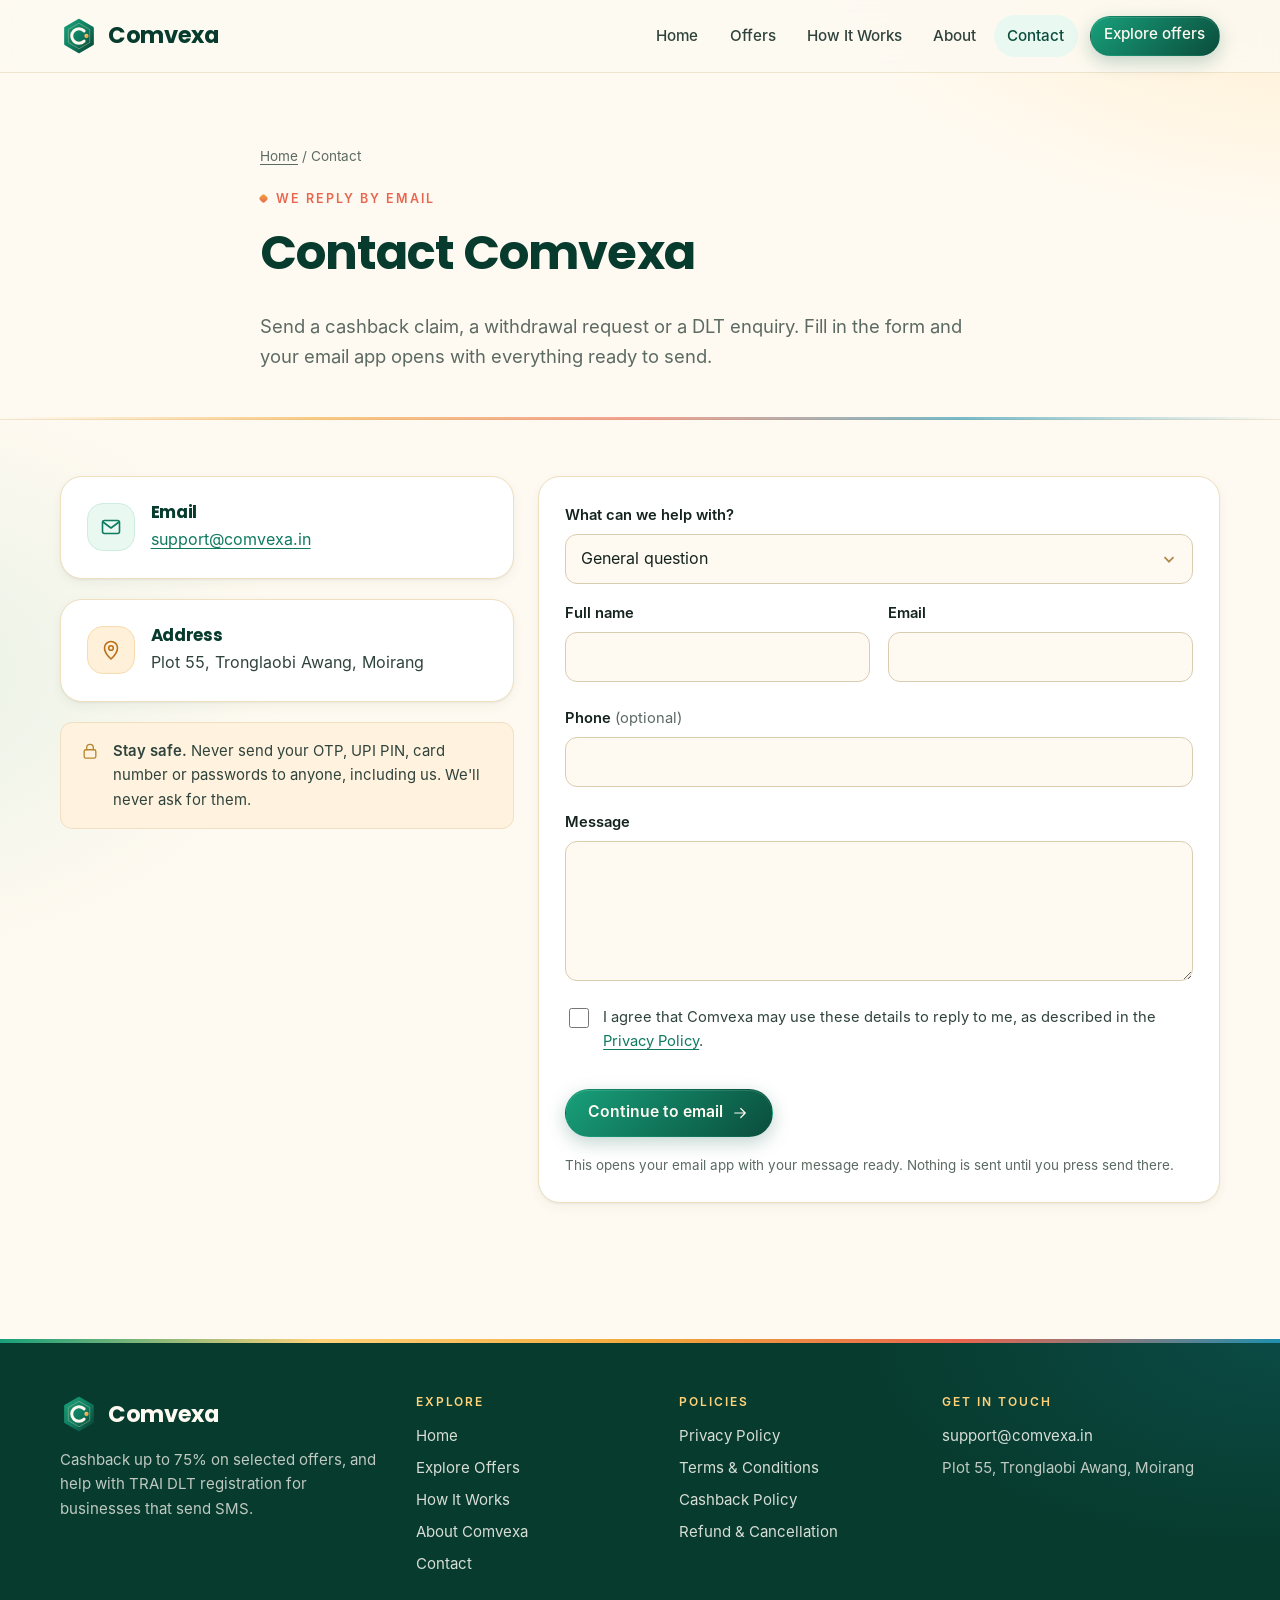
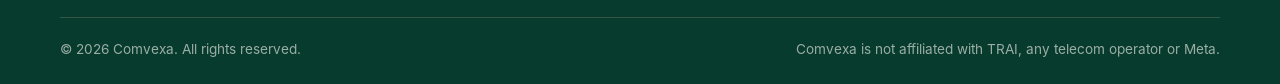
<file: contact.html>
<!DOCTYPE html>
<html lang="en-IN" class="no-js">
<head>
<meta charset="utf-8">
<meta name="viewport" content="width=device-width, initial-scale=1">
<title>Contact | Comvexa</title>
<meta name="description" content="Contact Comvexa about cashback claims, withdrawals or TRAI DLT messaging services. Email support@comvexa.in.">
<meta name="robots" content="index, follow">
<link rel="canonical" href="https://comvexa.in/contact.html">
<meta name="theme-color" content="#0b4436">
<meta name="format-detection" content="telephone=no">
<meta name="referrer" content="strict-origin-when-cross-origin">
<meta property="og:type" content="website">
<meta property="og:site_name" content="Comvexa">
<meta property="og:locale" content="en_IN">
<meta property="og:title" content="Contact | Comvexa">
<meta property="og:description" content="Contact Comvexa about cashback claims, withdrawals or TRAI DLT messaging services. Email support@comvexa.in.">
<meta property="og:url" content="https://comvexa.in/contact.html">
<meta property="og:image" content="https://comvexa.in/assets/img/og-image.png">
<meta property="og:image:width" content="1200">
<meta property="og:image:height" content="630">
<meta property="og:image:alt" content="Comvexa: cashback up to 75% on selected offers and TRAI DLT registration services">
<meta name="twitter:card" content="summary_large_image">
<meta name="twitter:title" content="Contact | Comvexa">
<meta name="twitter:description" content="Contact Comvexa about cashback claims, withdrawals or TRAI DLT messaging services. Email support@comvexa.in.">
<meta name="twitter:image" content="https://comvexa.in/assets/img/og-image.png">
<link rel="icon" href="favicon.ico" sizes="any">
<link rel="icon" href="assets/img/favicon.svg" type="image/svg+xml">
<link rel="apple-touch-icon" href="assets/img/apple-touch-icon.png">
<link rel="manifest" href="site.webmanifest">
<link rel="preload" href="assets/fonts/poppins-bold.woff" as="font" type="font/woff" crossorigin>
<link rel="preload" href="assets/fonts/inter-regular.woff" as="font" type="font/woff" crossorigin>
<link rel="stylesheet" href="assets/css/styles.css">
<script src="assets/js/main.js" defer></script>
</head>
<body>
<a class="skip-link" href="#main">Skip to content</a>
<header class="site-header">
  <div class="container header-inner">
    <a class="brand" href="index.html" aria-label="Comvexa home">
      <img src="assets/img/logo-mark.svg" width="36" height="36" alt="">
      <span class="brand-name">Comvexa</span>
    </a>
    <button class="nav-toggle" type="button" aria-controls="site-nav" aria-expanded="false" aria-label="Open menu">
      <svg class="icon-open" viewBox="0 0 24 24" fill="none" stroke="currentColor" stroke-width="1.8" stroke-linecap="round" aria-hidden="true"><path d="M4 7h16M4 12h16M4 17h16"/></svg>
      <svg class="icon-close" viewBox="0 0 24 24" fill="none" stroke="currentColor" stroke-width="1.8" stroke-linecap="round" aria-hidden="true"><path d="M6 6l12 12M18 6 6 18"/></svg>
    </button>
    <nav class="site-nav" id="site-nav" aria-label="Main">
      <ul class="nav-list">
        <li><a href="index.html">Home</a></li><li><a href="offers.html">Offers</a></li><li><a href="how-it-works.html">How It Works</a></li><li><a href="about.html">About</a></li><li><a href="contact.html" aria-current="page">Contact</a></li><li class="nav-cta"><a class="btn btn-primary btn-sm" href="offers.html">Explore offers</a></li>
      </ul>
    </nav>
  </div>
</header>
<main id="main">
<section class="page-hero">
  <div class="container narrow">
    <nav class="breadcrumb" aria-label="Breadcrumb"><a href="index.html">Home</a> / <span aria-current="page">Contact</span></nav><span class="eyebrow">We reply by email</span>
    <h1>Contact Comvexa</h1>
    <p class="lead mb-0">Send a cashback claim, a withdrawal request or a DLT enquiry. Fill in the form and your email app opens with everything ready to send.</p>
  </div>
</section>

<section class="section-tight">
  <div class="container contact-grid">
    <div class="stack">
      <div class="card">
        <div class="contact-item">
          <span class="icon-badge"><svg viewBox="0 0 24 24" fill="none" stroke="currentColor" stroke-width="1.6" stroke-linecap="round" stroke-linejoin="round" aria-hidden="true" focusable="false"><rect x="3.5" y="5.5" width="17" height="13" rx="2"/><path d="m4 7 8 6 8-6"/></svg></span>
          <div><h3>Email</h3><p><a href="mailto:support@comvexa.in">support@comvexa.in</a></p></div>
        </div>
      </div>
      <div class="card">
        <div class="contact-item">
          <span class="icon-badge c-saffron"><svg viewBox="0 0 24 24" fill="none" stroke="currentColor" stroke-width="1.6" stroke-linecap="round" stroke-linejoin="round" aria-hidden="true" focusable="false"><path d="M12 21s-6.5-6-6.5-11a6.5 6.5 0 0 1 13 0c0 5-6.5 11-6.5 11Z"/><circle cx="12" cy="10" r="2.3"/></svg></span>
          <div><h3>Address</h3><address>Plot 55, Tronglaobi Awang, Moirang</address></div>
        </div>
      </div>
      <div class="notice">
        <svg viewBox="0 0 24 24" fill="none" stroke="currentColor" stroke-width="1.6" stroke-linecap="round" stroke-linejoin="round" aria-hidden="true" focusable="false"><rect x="5" y="10.5" width="14" height="10" rx="2"/><path d="M8 10.5V8a4 4 0 0 1 8 0v2.5"/></svg>
        <p><strong>Stay safe.</strong> Never send your OTP, UPI PIN, card number or passwords to anyone, including us. We'll never ask for them.</p>
      </div>
    </div>

    <div class="card">
      <form id="contact-form" class="form" action="mailto:support@comvexa.in" method="post" enctype="text/plain" novalidate>
        <div class="field">
          <label for="topic">What can we help with?</label>
          <select id="topic" name="topic" required>
            <option value="cashback">Cashback claim</option>
            <option value="withdrawal">Withdrawal request</option>
            <option value="dlt">TRAI DLT messaging services</option>
            <option value="general" selected>General question</option>
            <option value="privacy">Privacy or data request</option>
          </select>
        </div>

        <div class="form-row">
          <div class="field">
            <label for="name">Full name</label>
            <input id="name" name="name" type="text" autocomplete="name" maxlength="80" required>
            <span class="field-error" aria-live="polite"></span>
          </div>
          <div class="field">
            <label for="email">Email</label>
            <input id="email" name="email" type="email" autocomplete="email" maxlength="120" required>
            <span class="field-error" aria-live="polite"></span>
          </div>
        </div>

        <div class="field">
          <label for="phone">Phone <span class="opt">(optional)</span></label>
          <input id="phone" name="phone" type="tel" autocomplete="tel" inputmode="tel" maxlength="16">
          <span class="field-error" aria-live="polite"></span>
        </div>

        <div class="stack" data-topic-group="cashback">
          <div class="form-row">
            <div class="field">
              <label for="offer">Offer</label>
              <input id="offer" name="offer" type="text" maxlength="80" value="Comvexa Cashback" required>
              <span class="field-error" aria-live="polite"></span>
            </div>
            <div class="field">
              <label for="store">Store or website</label>
              <input id="store" name="store" type="text" maxlength="80" required>
              <span class="field-error" aria-live="polite"></span>
            </div>
          </div>
          <div class="form-row">
            <div class="field">
              <label for="order-id">Order ID</label>
              <input id="order-id" name="order-id" type="text" maxlength="60" required>
              <span class="field-error" aria-live="polite"></span>
            </div>
            <div class="field">
              <label for="order-date">Order date</label>
              <input id="order-date" name="order-date" type="date" required>
              <span class="field-error" aria-live="polite"></span>
            </div>
          </div>
        </div>

        <div class="stack" data-topic-group="withdrawal">
          <div class="form-row">
            <div class="field">
              <label for="claim-ref">Claim reference</label>
              <input id="claim-ref" name="claim-ref" type="text" maxlength="40" required>
              <span class="field-hint">From our approval email.</span>
              <span class="field-error" aria-live="polite"></span>
            </div>
            <div class="field">
              <label for="payout">Payout method</label>
              <select id="payout" name="payout" required>
                <option value="upi">UPI</option>
                <option value="bank">Bank transfer</option>
                <option value="voucher">Vouchers</option>
              </select>
            </div>
          </div>
          <p class="form-note warn">Don't include account numbers here. We'll confirm your payout details by email, and we never ask for your OTP or UPI PIN.</p>
        </div>

        <div class="stack" data-topic-group="dlt">
          <div class="form-row">
            <div class="field">
              <label for="business">Business name</label>
              <input id="business" name="business" type="text" autocomplete="organization" maxlength="100" required>
              <span class="field-error" aria-live="polite"></span>
            </div>
            <div class="field">
              <label for="service">Service needed</label>
              <select id="service" name="service" required>
                <option value="entity">Entity registration</option>
                <option value="header">Header (Sender ID) registration</option>
                <option value="template">Content template registration</option>
                <option value="consent">Consent templates &amp; guidance</option>
                <option value="all">Complete DLT setup</option>
              </select>
            </div>
          </div>
        </div>

        <div class="field">
          <label for="message">Message</label>
          <textarea id="message" name="message" maxlength="1500" required></textarea>
          <span class="field-error" aria-live="polite"></span>
        </div>

        <label class="check">
          <input id="consent" name="consent" type="checkbox" required>
          <span>I agree that Comvexa may use these details to reply to me, as described in the <a href="privacy-policy.html">Privacy Policy</a>.</span>
        </label>
        <span class="field-error" aria-live="polite"></span>

        <div class="btn-row">
          <button class="btn btn-primary" type="submit">Continue to email <svg viewBox="0 0 24 24" fill="none" stroke="currentColor" stroke-width="1.6" stroke-linecap="round" stroke-linejoin="round" aria-hidden="true" focusable="false"><path d="M5 12h14M13 6l6 6-6 6"/></svg></button>
        </div>
        <p class="field-hint mb-0">This opens your email app with your message ready. Nothing is sent until you press send there.</p>
      </form>

      <div id="form-success" class="form-success" hidden tabindex="-1">
        <span class="icon-badge"><svg viewBox="0 0 24 24" fill="none" stroke="currentColor" stroke-width="1.6" stroke-linecap="round" stroke-linejoin="round" aria-hidden="true" focusable="false"><path d="m5 12.5 4.2 4L19 7"/></svg></span>
        <h2>Your message is ready</h2>
        <p class="mb-0">Your email app should now be open with your message addressed to <a href="mailto:support@comvexa.in">support@comvexa.in</a>. Press <strong>send</strong> there to reach us.</p>
        <p class="muted small mb-0">If nothing opened, copy the message below and email it to us yourself.</p>
        <pre id="message-preview" class="form-note"></pre>
        <div class="btn-row">
          <a id="reopen-mail" class="btn btn-primary btn-sm" href="mailto:support@comvexa.in">Open email again</a>
          <button id="copy-message" class="btn btn-ghost btn-sm" type="button">Copy message</button>
          <button id="edit-message" class="btn btn-ghost btn-sm" type="button">Edit details</button>
        </div>
        <p id="copy-status" class="small muted mb-0" aria-live="polite"></p>
      </div>
    </div>
  </div>
</section>
</main>
<footer class="site-footer">
  <div class="container">
    <div class="footer-grid">
      <div>
        <a class="brand" href="index.html" aria-label="Comvexa home">
          <img src="assets/img/logo-mark.svg" width="36" height="36" alt="">
          <span class="brand-name">Comvexa</span>
        </a>
        <p>Cashback up to 75% on selected offers, and help with TRAI DLT registration for businesses that send SMS.</p>
      </div>
      <div>
        <h2>Explore</h2>
        <ul>
          <li><a href="index.html">Home</a></li>
          <li><a href="offers.html">Explore Offers</a></li>
          <li><a href="how-it-works.html">How It Works</a></li>
          <li><a href="about.html">About Comvexa</a></li>
          <li><a href="contact.html">Contact</a></li>
        </ul>
      </div>
      <div>
        <h2>Policies</h2>
        <ul><li><a href="privacy-policy.html">Privacy Policy</a></li><li><a href="terms.html">Terms & Conditions</a></li><li><a href="cashback-policy.html">Cashback Policy</a></li><li><a href="refund-policy.html">Refund & Cancellation</a></li></ul>
      </div>
      <div>
        <h2>Get in touch</h2>
        <ul>
          <li><a href="mailto:support@comvexa.in">support@comvexa.in</a></li>
          <li><address>Plot 55, Tronglaobi Awang, Moirang</address></li>
        </ul>
      </div>
    </div>
    <div class="footer-bottom">
      <span>&copy; <span data-year>2026</span> Comvexa. All rights reserved.</span>
      <span>Comvexa is not affiliated with TRAI, any telecom operator or Meta.</span>
    </div>
  </div>
</footer>
</body>
</html>
</file>
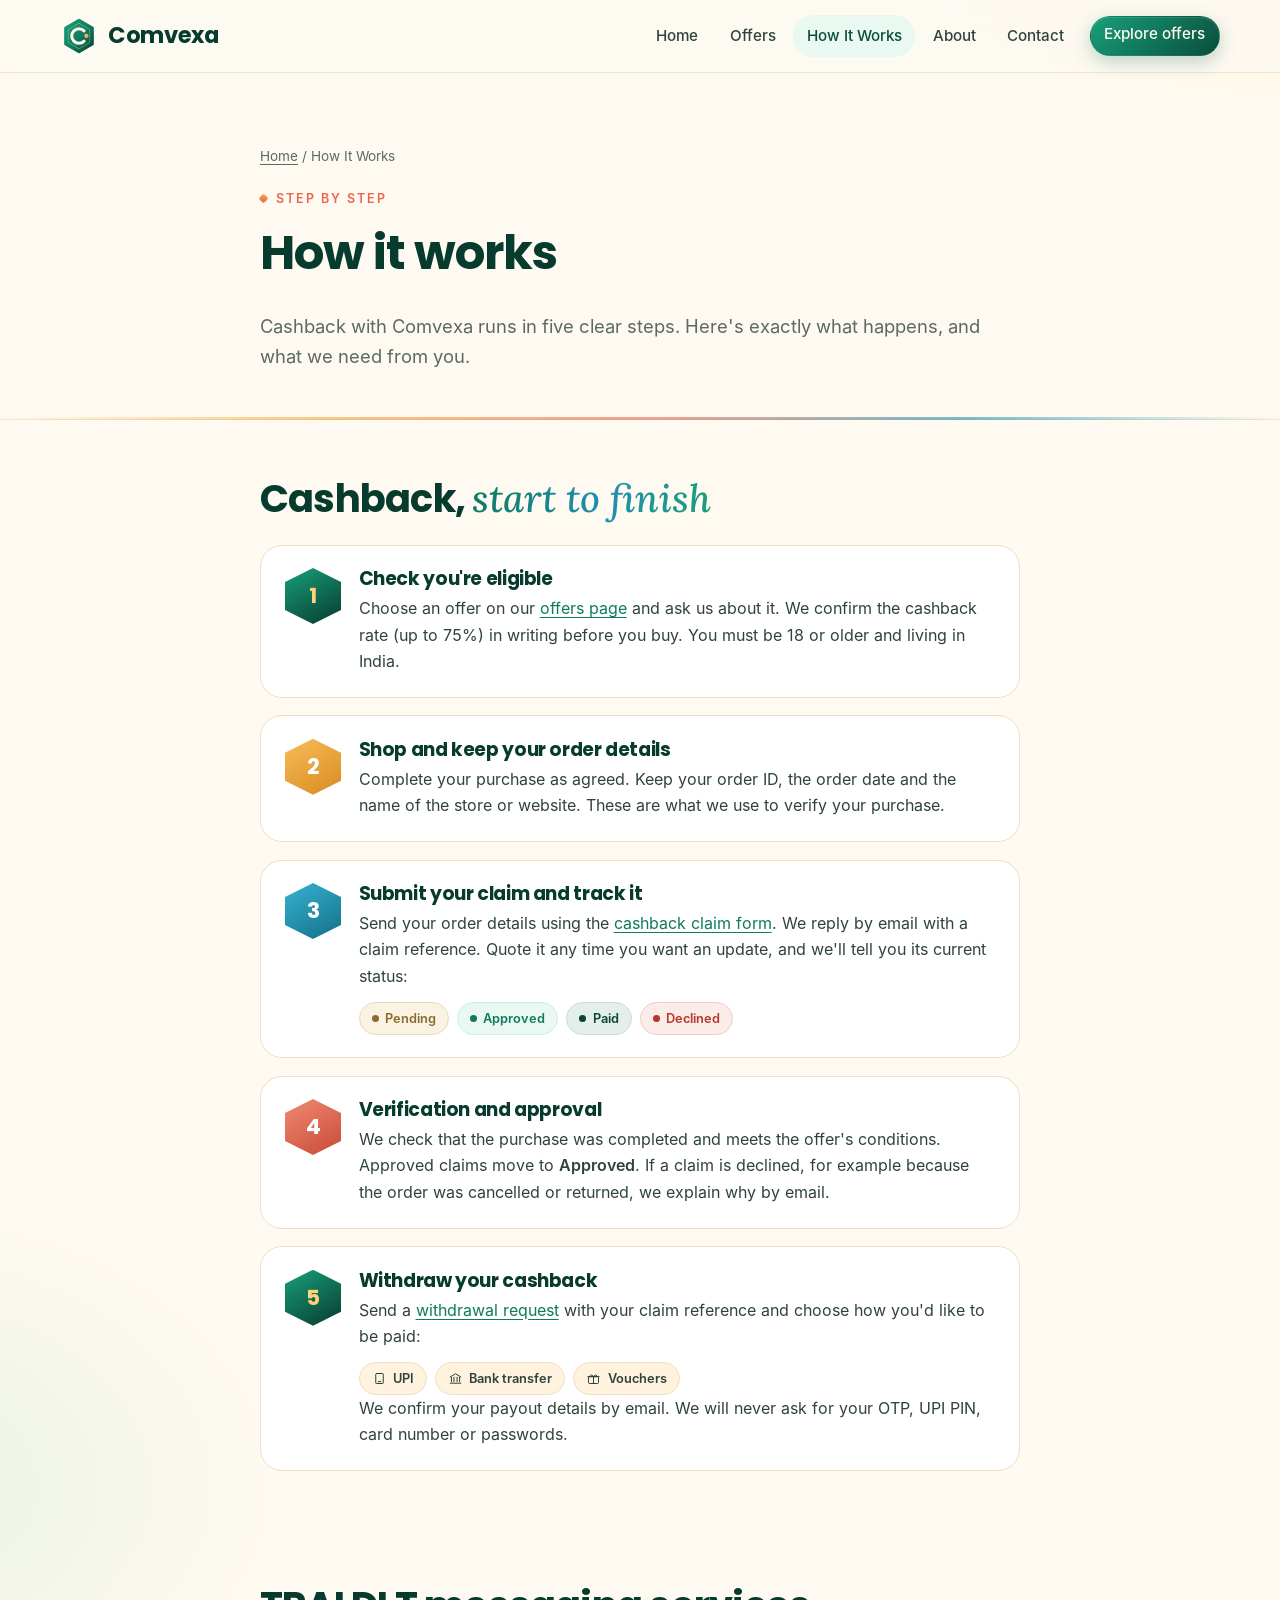
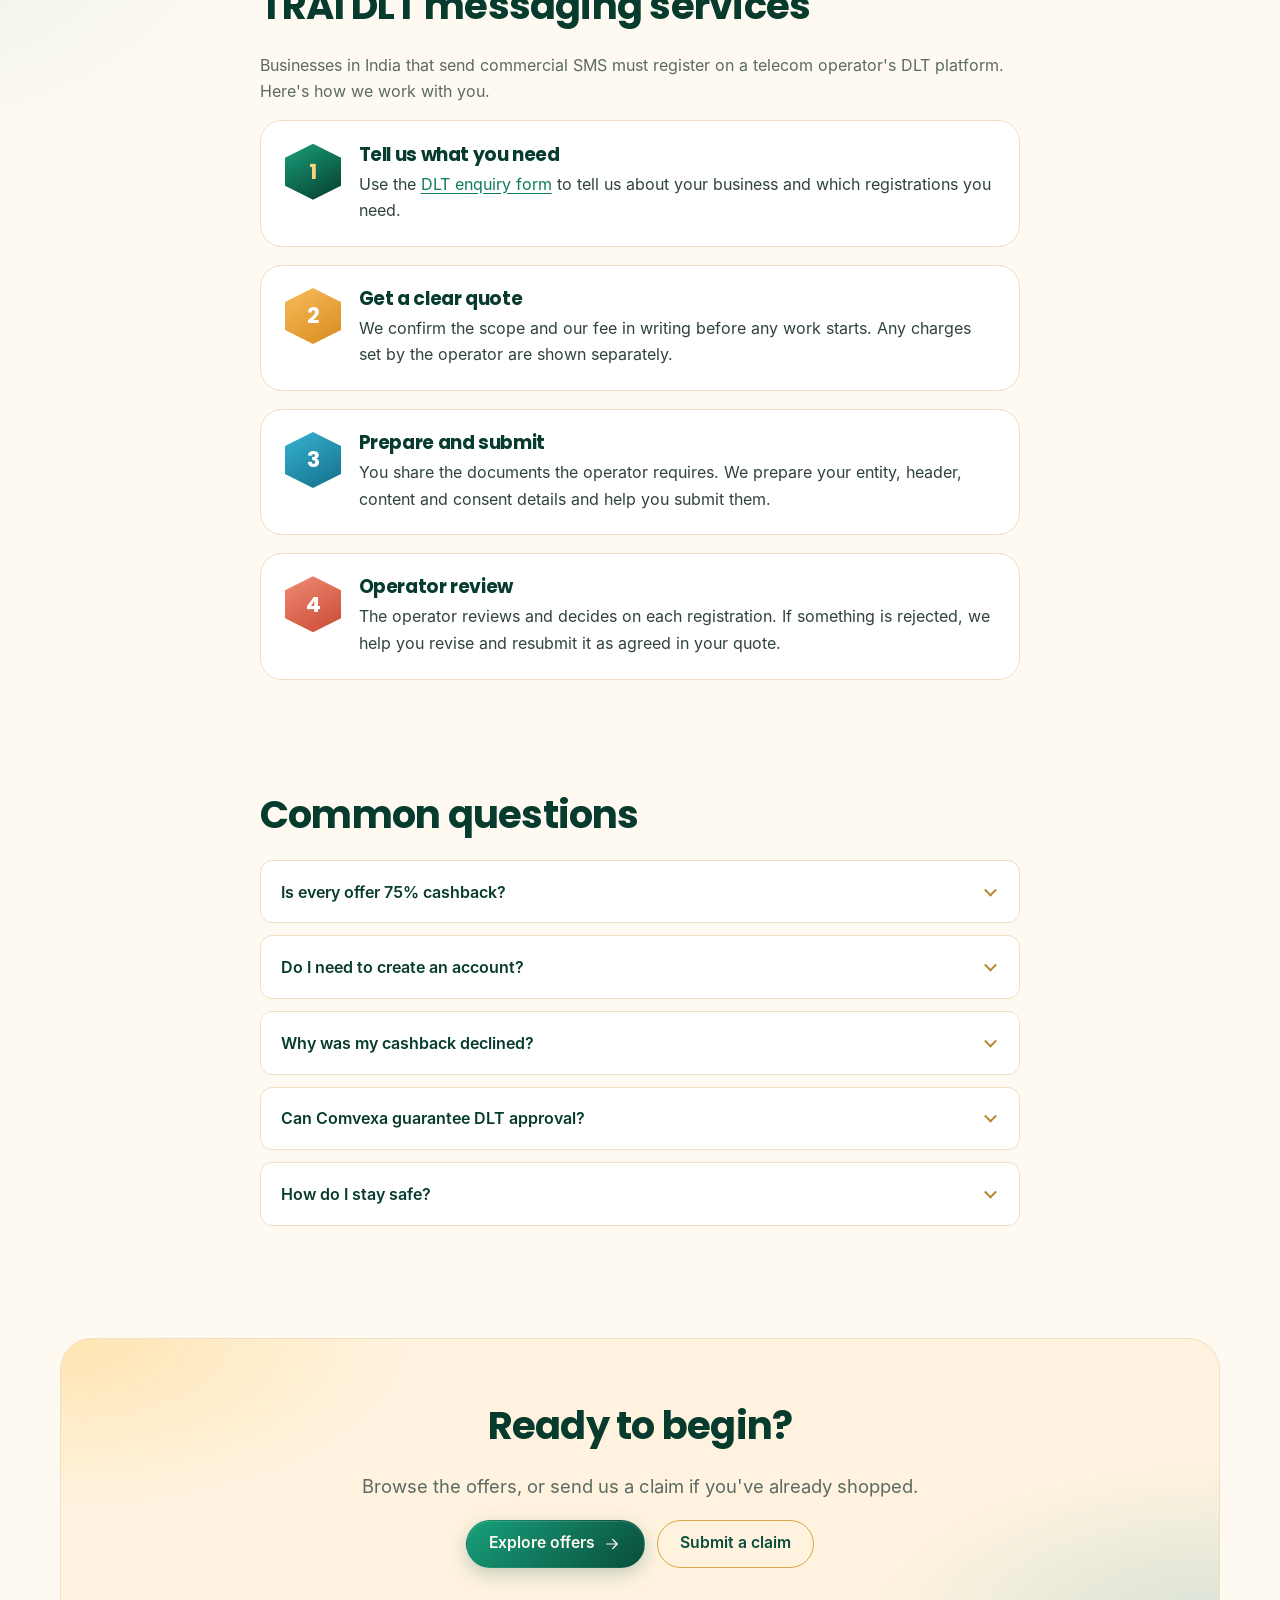
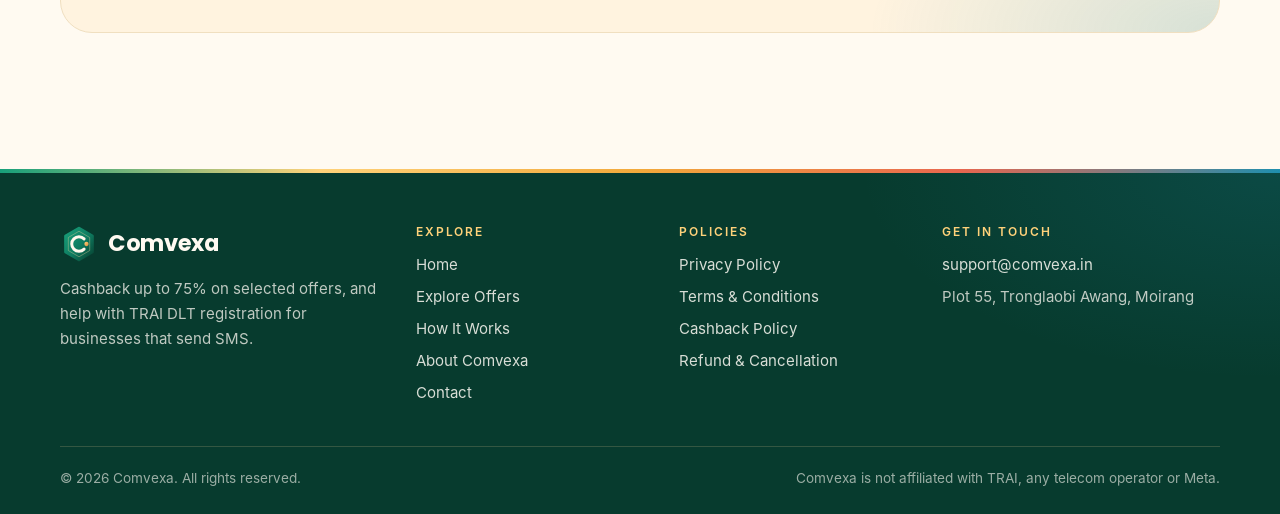
<file: how-it-works.html>
<!DOCTYPE html>
<html lang="en-IN" class="no-js">
<head>
<meta charset="utf-8">
<meta name="viewport" content="width=device-width, initial-scale=1">
<title>How It Works | Comvexa</title>
<meta name="description" content="How Comvexa cashback works: eligibility, tracking your claim, approval and withdrawal by UPI, bank transfer or vouchers. Plus how our TRAI DLT service runs.">
<meta name="robots" content="index, follow">
<link rel="canonical" href="https://comvexa.in/how-it-works.html">
<meta name="theme-color" content="#0b4436">
<meta name="format-detection" content="telephone=no">
<meta name="referrer" content="strict-origin-when-cross-origin">
<meta property="og:type" content="website">
<meta property="og:site_name" content="Comvexa">
<meta property="og:locale" content="en_IN">
<meta property="og:title" content="How It Works | Comvexa">
<meta property="og:description" content="How Comvexa cashback works: eligibility, tracking your claim, approval and withdrawal by UPI, bank transfer or vouchers. Plus how our TRAI DLT service runs.">
<meta property="og:url" content="https://comvexa.in/how-it-works.html">
<meta property="og:image" content="https://comvexa.in/assets/img/og-image.png">
<meta property="og:image:width" content="1200">
<meta property="og:image:height" content="630">
<meta property="og:image:alt" content="Comvexa: cashback up to 75% on selected offers and TRAI DLT registration services">
<meta name="twitter:card" content="summary_large_image">
<meta name="twitter:title" content="How It Works | Comvexa">
<meta name="twitter:description" content="How Comvexa cashback works: eligibility, tracking your claim, approval and withdrawal by UPI, bank transfer or vouchers. Plus how our TRAI DLT service runs.">
<meta name="twitter:image" content="https://comvexa.in/assets/img/og-image.png">
<link rel="icon" href="favicon.ico" sizes="any">
<link rel="icon" href="assets/img/favicon.svg" type="image/svg+xml">
<link rel="apple-touch-icon" href="assets/img/apple-touch-icon.png">
<link rel="manifest" href="site.webmanifest">
<link rel="preload" href="assets/fonts/poppins-bold.woff" as="font" type="font/woff" crossorigin>
<link rel="preload" href="assets/fonts/inter-regular.woff" as="font" type="font/woff" crossorigin>
<link rel="stylesheet" href="assets/css/styles.css">
<script src="assets/js/main.js" defer></script>
</head>
<body>
<a class="skip-link" href="#main">Skip to content</a>
<header class="site-header">
  <div class="container header-inner">
    <a class="brand" href="index.html" aria-label="Comvexa home">
      <img src="assets/img/logo-mark.svg" width="36" height="36" alt="">
      <span class="brand-name">Comvexa</span>
    </a>
    <button class="nav-toggle" type="button" aria-controls="site-nav" aria-expanded="false" aria-label="Open menu">
      <svg class="icon-open" viewBox="0 0 24 24" fill="none" stroke="currentColor" stroke-width="1.8" stroke-linecap="round" aria-hidden="true"><path d="M4 7h16M4 12h16M4 17h16"/></svg>
      <svg class="icon-close" viewBox="0 0 24 24" fill="none" stroke="currentColor" stroke-width="1.8" stroke-linecap="round" aria-hidden="true"><path d="M6 6l12 12M18 6 6 18"/></svg>
    </button>
    <nav class="site-nav" id="site-nav" aria-label="Main">
      <ul class="nav-list">
        <li><a href="index.html">Home</a></li><li><a href="offers.html">Offers</a></li><li><a href="how-it-works.html" aria-current="page">How It Works</a></li><li><a href="about.html">About</a></li><li><a href="contact.html">Contact</a></li><li class="nav-cta"><a class="btn btn-primary btn-sm" href="offers.html">Explore offers</a></li>
      </ul>
    </nav>
  </div>
</header>
<main id="main">
<section class="page-hero">
  <div class="container narrow">
    <nav class="breadcrumb" aria-label="Breadcrumb"><a href="index.html">Home</a> / <span aria-current="page">How It Works</span></nav><span class="eyebrow">Step by step</span>
    <h1>How it works</h1>
    <p class="lead mb-0">Cashback with Comvexa runs in five clear steps. Here's exactly what happens, and what we need from you.</p>
  </div>
</section>

<section class="section-tight">
  <div class="container narrow">
    <h2>Cashback, <em>start to finish</em></h2>
    <div class="steps">
      <div class="step reveal" id="eligibility">
        <span class="step-num" aria-hidden="true"></span>
        <div>
          <h3>Check you're eligible</h3>
          <p>Choose an offer on our <a href="offers.html">offers page</a> and ask us about it. We confirm the cashback rate (up to 75%) in writing before you buy. You must be 18 or older and living in India.</p>
        </div>
      </div>
      <div class="step reveal">
        <span class="step-num" aria-hidden="true"></span>
        <div>
          <h3>Shop and keep your order details</h3>
          <p>Complete your purchase as agreed. Keep your order ID, the order date and the name of the store or website. These are what we use to verify your purchase.</p>
        </div>
      </div>
      <div class="step reveal" id="tracking">
        <span class="step-num" aria-hidden="true"></span>
        <div>
          <h3>Submit your claim and track it</h3>
          <p>Send your order details using the <a href="contact.html?topic=cashback">cashback claim form</a>. We reply by email with a claim reference. Quote it any time you want an update, and we'll tell you its current status:</p>
          <div class="status-row">
            <span class="status pending">Pending</span>
            <span class="status approved">Approved</span>
            <span class="status paid">Paid</span>
            <span class="status declined">Declined</span>
          </div>
        </div>
      </div>
      <div class="step reveal" id="approval">
        <span class="step-num" aria-hidden="true"></span>
        <div>
          <h3>Verification and approval</h3>
          <p>We check that the purchase was completed and meets the offer's conditions. Approved claims move to <strong>Approved</strong>. If a claim is declined, for example because the order was cancelled or returned, we explain why by email.</p>
        </div>
      </div>
      <div class="step reveal" id="withdrawal">
        <span class="step-num" aria-hidden="true"></span>
        <div>
          <h3>Withdraw your cashback</h3>
          <p>Send a <a href="contact.html?topic=withdrawal">withdrawal request</a> with your claim reference and choose how you'd like to be paid:</p>
          <div class="status-row">
            <span class="status"><svg viewBox="0 0 24 24" fill="none" stroke="currentColor" stroke-width="1.6" stroke-linecap="round" stroke-linejoin="round" aria-hidden="true" focusable="false"><path d="M7 4h10a1 1 0 0 1 1 1v14a1 1 0 0 1-1 1H7a1 1 0 0 1-1-1V5a1 1 0 0 1 1-1Z"/><path d="M10 17h4"/></svg> UPI</span>
            <span class="status"><svg viewBox="0 0 24 24" fill="none" stroke="currentColor" stroke-width="1.6" stroke-linecap="round" stroke-linejoin="round" aria-hidden="true" focusable="false"><path d="M3.5 9.5 12 4.5l8.5 5"/><path d="M5.5 10v7M9.5 10v7M14.5 10v7M18.5 10v7M3.5 19.5h17"/></svg> Bank transfer</span>
            <span class="status"><svg viewBox="0 0 24 24" fill="none" stroke="currentColor" stroke-width="1.6" stroke-linecap="round" stroke-linejoin="round" aria-hidden="true" focusable="false"><rect x="4" y="9" width="16" height="11" rx="1.5"/><path d="M3 9h18v-.5M12 9v11M12 9c-1.5-3-5-3.5-5-1.2C7 9 9.5 9 12 9Zm0 0c1.5-3 5-3.5 5-1.2C17 9 14.5 9 12 9Z"/></svg> Vouchers</span>
          </div>
          <p>We confirm your payout details by email. We will never ask for your OTP, UPI PIN, card number or passwords.</p>
        </div>
      </div>
    </div>
  </div>
</section>

<section class="section-tight">
  <div class="container narrow">
    <h2>TRAI DLT messaging services</h2>
    <p class="muted">Businesses in India that send commercial SMS must register on a telecom operator's DLT platform. Here's how we work with you.</p>
    <div class="steps">
      <div class="step reveal"><span class="step-num" aria-hidden="true"></span><div><h3>Tell us what you need</h3><p>Use the <a href="contact.html?topic=dlt">DLT enquiry form</a> to tell us about your business and which registrations you need.</p></div></div>
      <div class="step reveal"><span class="step-num" aria-hidden="true"></span><div><h3>Get a clear quote</h3><p>We confirm the scope and our fee in writing before any work starts. Any charges set by the operator are shown separately.</p></div></div>
      <div class="step reveal"><span class="step-num" aria-hidden="true"></span><div><h3>Prepare and submit</h3><p>You share the documents the operator requires. We prepare your entity, header, content and consent details and help you submit them.</p></div></div>
      <div class="step reveal"><span class="step-num" aria-hidden="true"></span><div><h3>Operator review</h3><p>The operator reviews and decides on each registration. If something is rejected, we help you revise and resubmit it as agreed in your quote.</p></div></div>
    </div>
  </div>
</section>

<section class="section-tight">
  <div class="container narrow">
    <h2>Common questions</h2>
    <div class="faq">
      <details><summary>Is every offer 75% cashback?</summary><p>No. 75% is the highest rate. Each offer has its own rate, and we confirm it with you in writing before you buy.</p></details>
      <details><summary>Do I need to create an account?</summary><p>No. You claim cashback and request withdrawals through our contact form or by email at <a href="mailto:support@comvexa.in">support@comvexa.in</a>. Your claim reference keeps track of everything.</p></details>
      <details><summary>Why was my cashback declined?</summary><p>The most common reasons are a cancelled, returned or refunded order, missing order details, or a purchase that wasn't on a confirmed offer. We always tell you the reason. See our <a href="cashback-policy.html">Cashback Policy</a>.</p></details>
      <details><summary>Can Comvexa guarantee DLT approval?</summary><p>No. Each telecom operator decides on DLT registrations. We help you prepare and submit correct details, and help you fix anything that's rejected.</p></details>
      <details><summary>How do I stay safe?</summary><p>Only trust messages from <a href="mailto:support@comvexa.in">support@comvexa.in</a>. We never ask for your OTP, UPI PIN, card number or passwords, and we never ask you to pay a fee to receive cashback.</p></details>
    </div>
  </div>
</section>

<section class="section-tight">
  <div class="container">
    <div class="cta-band reveal">
      <h2>Ready to begin?</h2>
      <p class="lead">Browse the offers, or send us a claim if you've already shopped.</p>
      <div class="btn-row">
        <a class="btn btn-primary" href="offers.html">Explore offers <svg viewBox="0 0 24 24" fill="none" stroke="currentColor" stroke-width="1.6" stroke-linecap="round" stroke-linejoin="round" aria-hidden="true" focusable="false"><path d="M5 12h14M13 6l6 6-6 6"/></svg></a>
        <a class="btn btn-ghost" href="contact.html?topic=cashback">Submit a claim</a>
      </div>
    </div>
  </div>
</section>
</main>
<footer class="site-footer">
  <div class="container">
    <div class="footer-grid">
      <div>
        <a class="brand" href="index.html" aria-label="Comvexa home">
          <img src="assets/img/logo-mark.svg" width="36" height="36" alt="">
          <span class="brand-name">Comvexa</span>
        </a>
        <p>Cashback up to 75% on selected offers, and help with TRAI DLT registration for businesses that send SMS.</p>
      </div>
      <div>
        <h2>Explore</h2>
        <ul>
          <li><a href="index.html">Home</a></li>
          <li><a href="offers.html">Explore Offers</a></li>
          <li><a href="how-it-works.html">How It Works</a></li>
          <li><a href="about.html">About Comvexa</a></li>
          <li><a href="contact.html">Contact</a></li>
        </ul>
      </div>
      <div>
        <h2>Policies</h2>
        <ul><li><a href="privacy-policy.html">Privacy Policy</a></li><li><a href="terms.html">Terms & Conditions</a></li><li><a href="cashback-policy.html">Cashback Policy</a></li><li><a href="refund-policy.html">Refund & Cancellation</a></li></ul>
      </div>
      <div>
        <h2>Get in touch</h2>
        <ul>
          <li><a href="mailto:support@comvexa.in">support@comvexa.in</a></li>
          <li><address>Plot 55, Tronglaobi Awang, Moirang</address></li>
        </ul>
      </div>
    </div>
    <div class="footer-bottom">
      <span>&copy; <span data-year>2026</span> Comvexa. All rights reserved.</span>
      <span>Comvexa is not affiliated with TRAI, any telecom operator or Meta.</span>
    </div>
  </div>
</footer>
</body>
</html>
</file>
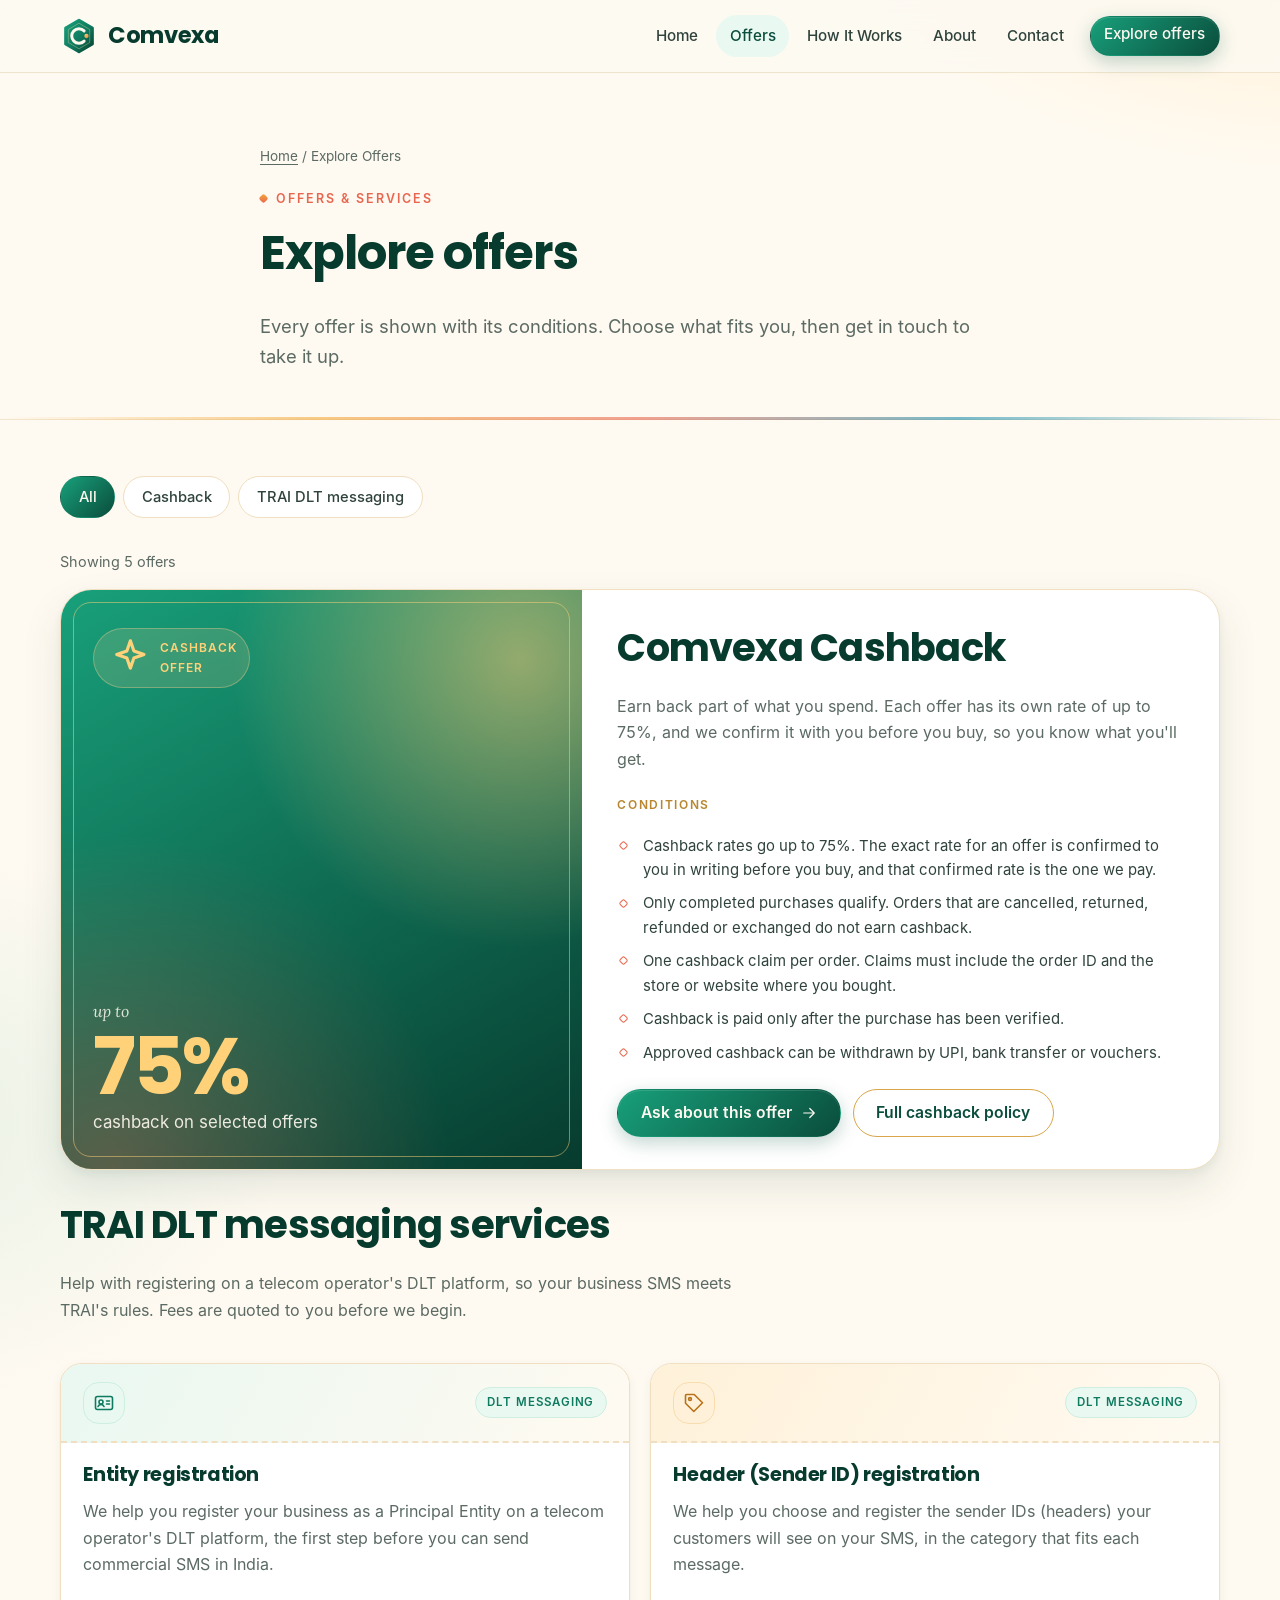
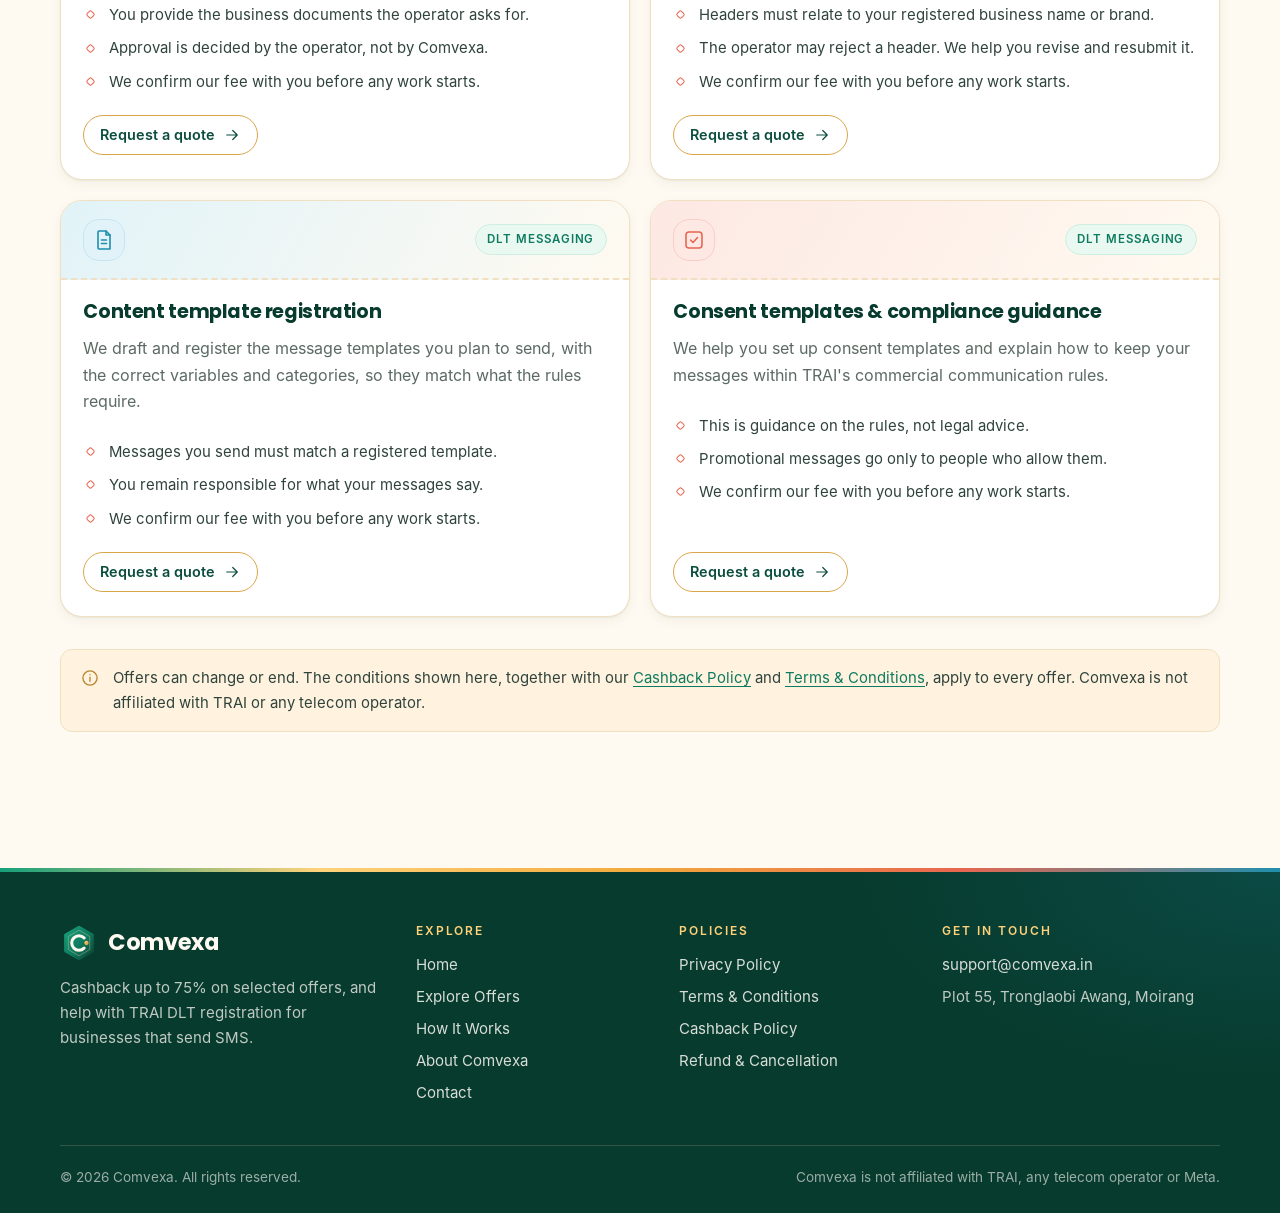
<file: offers.html>
<!DOCTYPE html>
<html lang="en-IN" class="no-js">
<head>
<meta charset="utf-8">
<meta name="viewport" content="width=device-width, initial-scale=1">
<title>Explore Offers | Comvexa</title>
<meta name="description" content="See Comvexa's cashback offer of up to 75% and our TRAI DLT registration services, each listed with its full conditions.">
<meta name="robots" content="index, follow">
<link rel="canonical" href="https://comvexa.in/offers.html">
<meta name="theme-color" content="#0b4436">
<meta name="format-detection" content="telephone=no">
<meta name="referrer" content="strict-origin-when-cross-origin">
<meta property="og:type" content="website">
<meta property="og:site_name" content="Comvexa">
<meta property="og:locale" content="en_IN">
<meta property="og:title" content="Explore Offers | Comvexa">
<meta property="og:description" content="See Comvexa's cashback offer of up to 75% and our TRAI DLT registration services, each listed with its full conditions.">
<meta property="og:url" content="https://comvexa.in/offers.html">
<meta property="og:image" content="https://comvexa.in/assets/img/og-image.png">
<meta property="og:image:width" content="1200">
<meta property="og:image:height" content="630">
<meta property="og:image:alt" content="Comvexa: cashback up to 75% on selected offers and TRAI DLT registration services">
<meta name="twitter:card" content="summary_large_image">
<meta name="twitter:title" content="Explore Offers | Comvexa">
<meta name="twitter:description" content="See Comvexa's cashback offer of up to 75% and our TRAI DLT registration services, each listed with its full conditions.">
<meta name="twitter:image" content="https://comvexa.in/assets/img/og-image.png">
<link rel="icon" href="favicon.ico" sizes="any">
<link rel="icon" href="assets/img/favicon.svg" type="image/svg+xml">
<link rel="apple-touch-icon" href="assets/img/apple-touch-icon.png">
<link rel="manifest" href="site.webmanifest">
<link rel="preload" href="assets/fonts/poppins-bold.woff" as="font" type="font/woff" crossorigin>
<link rel="preload" href="assets/fonts/inter-regular.woff" as="font" type="font/woff" crossorigin>
<link rel="stylesheet" href="assets/css/styles.css">
<script src="assets/js/main.js" defer></script>
</head>
<body>
<a class="skip-link" href="#main">Skip to content</a>
<header class="site-header">
  <div class="container header-inner">
    <a class="brand" href="index.html" aria-label="Comvexa home">
      <img src="assets/img/logo-mark.svg" width="36" height="36" alt="">
      <span class="brand-name">Comvexa</span>
    </a>
    <button class="nav-toggle" type="button" aria-controls="site-nav" aria-expanded="false" aria-label="Open menu">
      <svg class="icon-open" viewBox="0 0 24 24" fill="none" stroke="currentColor" stroke-width="1.8" stroke-linecap="round" aria-hidden="true"><path d="M4 7h16M4 12h16M4 17h16"/></svg>
      <svg class="icon-close" viewBox="0 0 24 24" fill="none" stroke="currentColor" stroke-width="1.8" stroke-linecap="round" aria-hidden="true"><path d="M6 6l12 12M18 6 6 18"/></svg>
    </button>
    <nav class="site-nav" id="site-nav" aria-label="Main">
      <ul class="nav-list">
        <li><a href="index.html">Home</a></li><li><a href="offers.html" aria-current="page">Offers</a></li><li><a href="how-it-works.html">How It Works</a></li><li><a href="about.html">About</a></li><li><a href="contact.html">Contact</a></li><li class="nav-cta"><a class="btn btn-primary btn-sm" href="offers.html">Explore offers</a></li>
      </ul>
    </nav>
  </div>
</header>
<main id="main">
<section class="page-hero">
  <div class="container narrow">
    <nav class="breadcrumb" aria-label="Breadcrumb"><a href="index.html">Home</a> / <span aria-current="page">Explore Offers</span></nav><span class="eyebrow">Offers & services</span>
    <h1>Explore offers</h1>
    <p class="lead mb-0">Every offer is shown with its conditions. Choose what fits you, then get in touch to take it up.</p>
  </div>
</section>

<section class="section-tight">
  <div class="container">
    <div class="filters" role="group" aria-label="Filter offers">
      <button class="filter-btn" type="button" data-filter="all" aria-pressed="true">All</button>
      <button class="filter-btn" type="button" data-filter="cashback" aria-pressed="false">Cashback</button>
      <button class="filter-btn" type="button" data-filter="dlt" aria-pressed="false">TRAI DLT messaging</button>
    </div>
    <p class="muted small" data-offer-count aria-live="polite"></p>

    <article class="offer-featured reveal" data-category="cashback">
  <div class="offer-visual">
    <span class="offer-tag"><svg viewBox="0 0 24 24" fill="none" stroke="currentColor" stroke-width="1.6" stroke-linecap="round" stroke-linejoin="round" aria-hidden="true" focusable="false"><path d="M12 3l1.8 5.2L19 10l-5.2 1.8L12 17l-1.8-5.2L5 10l5.2-1.8L12 3Z"/></svg> Cashback offer</span>
    <div class="offer-rate">
      <span class="upto">up to</span>
      <span class="value">75%</span>
      <span class="unit">cashback on selected offers</span>
    </div>
  </div>
  <div class="offer-body">
    <h2>Comvexa Cashback</h2>
    <p class="muted mb-0">Earn back part of what you spend. Each offer has its own rate of up to 75%, and we confirm it with you before you buy, so you know what you'll get.</p>
    <p class="conditions-title">Conditions</p>
    <ul class="conditions"><li>Cashback rates go up to 75%. The exact rate for an offer is confirmed to you in writing before you buy, and that confirmed rate is the one we pay.</li><li>Only completed purchases qualify. Orders that are cancelled, returned, refunded or exchanged do not earn cashback.</li><li>One cashback claim per order. Claims must include the order ID and the store or website where you bought.</li><li>Cashback is paid only after the purchase has been verified.</li><li>Approved cashback can be withdrawn by UPI, bank transfer or vouchers.</li></ul>
    <div class="btn-row">
      <a class="btn btn-primary" href="contact.html?topic=cashback&amp;offer=Comvexa%20Cashback">Ask about this offer <svg viewBox="0 0 24 24" fill="none" stroke="currentColor" stroke-width="1.6" stroke-linecap="round" stroke-linejoin="round" aria-hidden="true" focusable="false"><path d="M5 12h14M13 6l6 6-6 6"/></svg></a>
      <a class="btn btn-ghost" href="cashback-policy.html">Full cashback policy</a>
    </div>
  </div>
</article>

    <div class="section-head mt-2" data-category="dlt" data-count="0">
      <h2 class="mt-2">TRAI DLT messaging services</h2>
      <p class="muted mb-0">Help with registering on a telecom operator's DLT platform, so your business SMS meets TRAI's rules. Fees are quoted to you before we begin.</p>
    </div>
    <div class="grid grid-2">
      <article class="offer-card tone-1 reveal" data-category="dlt">
  <div class="offer-card-top">
    <span class="icon-badge c-jade"><svg viewBox="0 0 24 24" fill="none" stroke="currentColor" stroke-width="1.6" stroke-linecap="round" stroke-linejoin="round" aria-hidden="true" focusable="false"><rect x="3.5" y="5.5" width="17" height="13" rx="2"/><circle cx="9" cy="11" r="2"/><path d="M6 15.5c.6-1.3 1.7-2 3-2s2.4.7 3 2M14.5 10h3M14.5 13h3"/></svg></span>
    <span class="pill">DLT messaging</span>
  </div>
  <div class="offer-card-body">
    <h3>Entity registration</h3>
    <p class="muted">We help you register your business as a Principal Entity on a telecom operator's DLT platform, the first step before you can send commercial SMS in India.</p>
    <ul class="conditions"><li>You provide the business documents the operator asks for.</li><li>Approval is decided by the operator, not by Comvexa.</li><li>We confirm our fee with you before any work starts.</li></ul>
    <a class="btn btn-ghost btn-sm" href="contact.html?topic=dlt&amp;service=entity">Request a quote <svg viewBox="0 0 24 24" fill="none" stroke="currentColor" stroke-width="1.6" stroke-linecap="round" stroke-linejoin="round" aria-hidden="true" focusable="false"><path d="M5 12h14M13 6l6 6-6 6"/></svg></a>
  </div>
</article>
<article class="offer-card tone-2 reveal" data-category="dlt">
  <div class="offer-card-top">
    <span class="icon-badge c-saffron"><svg viewBox="0 0 24 24" fill="none" stroke="currentColor" stroke-width="1.6" stroke-linecap="round" stroke-linejoin="round" aria-hidden="true" focusable="false"><path d="M3.5 12.2V4.5a1 1 0 0 1 1-1h7.7l8.3 8.3-8.7 8.7-8.3-8.3Z"/><circle cx="8" cy="8" r="1.4"/></svg></span>
    <span class="pill">DLT messaging</span>
  </div>
  <div class="offer-card-body">
    <h3>Header (Sender ID) registration</h3>
    <p class="muted">We help you choose and register the sender IDs (headers) your customers will see on your SMS, in the category that fits each message.</p>
    <ul class="conditions"><li>Headers must relate to your registered business name or brand.</li><li>The operator may reject a header. We help you revise and resubmit it.</li><li>We confirm our fee with you before any work starts.</li></ul>
    <a class="btn btn-ghost btn-sm" href="contact.html?topic=dlt&amp;service=header">Request a quote <svg viewBox="0 0 24 24" fill="none" stroke="currentColor" stroke-width="1.6" stroke-linecap="round" stroke-linejoin="round" aria-hidden="true" focusable="false"><path d="M5 12h14M13 6l6 6-6 6"/></svg></a>
  </div>
</article>
<article class="offer-card tone-3 reveal" data-category="dlt">
  <div class="offer-card-top">
    <span class="icon-badge c-lagoon"><svg viewBox="0 0 24 24" fill="none" stroke="currentColor" stroke-width="1.6" stroke-linecap="round" stroke-linejoin="round" aria-hidden="true" focusable="false"><path d="M7 3h7l4 4v14H7a1 1 0 0 1-1-1V4a1 1 0 0 1 1-1Z"/><path d="M14 3v4h4M9.5 12h5M9.5 15.5h5"/></svg></span>
    <span class="pill">DLT messaging</span>
  </div>
  <div class="offer-card-body">
    <h3>Content template registration</h3>
    <p class="muted">We draft and register the message templates you plan to send, with the correct variables and categories, so they match what the rules require.</p>
    <ul class="conditions"><li>Messages you send must match a registered template.</li><li>You remain responsible for what your messages say.</li><li>We confirm our fee with you before any work starts.</li></ul>
    <a class="btn btn-ghost btn-sm" href="contact.html?topic=dlt&amp;service=template">Request a quote <svg viewBox="0 0 24 24" fill="none" stroke="currentColor" stroke-width="1.6" stroke-linecap="round" stroke-linejoin="round" aria-hidden="true" focusable="false"><path d="M5 12h14M13 6l6 6-6 6"/></svg></a>
  </div>
</article>
<article class="offer-card tone-4 reveal" data-category="dlt">
  <div class="offer-card-top">
    <span class="icon-badge c-coral"><svg viewBox="0 0 24 24" fill="none" stroke="currentColor" stroke-width="1.6" stroke-linecap="round" stroke-linejoin="round" aria-hidden="true" focusable="false"><rect x="4" y="4" width="16" height="16" rx="3"/><path d="m8.5 12 2.5 2.5 4.5-5"/></svg></span>
    <span class="pill">DLT messaging</span>
  </div>
  <div class="offer-card-body">
    <h3>Consent templates & compliance guidance</h3>
    <p class="muted">We help you set up consent templates and explain how to keep your messages within TRAI's commercial communication rules.</p>
    <ul class="conditions"><li>This is guidance on the rules, not legal advice.</li><li>Promotional messages go only to people who allow them.</li><li>We confirm our fee with you before any work starts.</li></ul>
    <a class="btn btn-ghost btn-sm" href="contact.html?topic=dlt&amp;service=consent">Request a quote <svg viewBox="0 0 24 24" fill="none" stroke="currentColor" stroke-width="1.6" stroke-linecap="round" stroke-linejoin="round" aria-hidden="true" focusable="false"><path d="M5 12h14M13 6l6 6-6 6"/></svg></a>
  </div>
</article>
    </div>

    <div class="notice mt-2">
      <svg viewBox="0 0 24 24" fill="none" stroke="currentColor" stroke-width="1.6" stroke-linecap="round" stroke-linejoin="round" aria-hidden="true" focusable="false"><circle cx="12" cy="12" r="8.5"/><path d="M12 11v5M12 8h.01"/></svg>
      <p>Offers can change or end. The conditions shown here, together with our <a href="cashback-policy.html">Cashback Policy</a> and <a href="terms.html">Terms &amp; Conditions</a>, apply to every offer. Comvexa is not affiliated with TRAI or any telecom operator.</p>
    </div>
  </div>
</section>
</main>
<footer class="site-footer">
  <div class="container">
    <div class="footer-grid">
      <div>
        <a class="brand" href="index.html" aria-label="Comvexa home">
          <img src="assets/img/logo-mark.svg" width="36" height="36" alt="">
          <span class="brand-name">Comvexa</span>
        </a>
        <p>Cashback up to 75% on selected offers, and help with TRAI DLT registration for businesses that send SMS.</p>
      </div>
      <div>
        <h2>Explore</h2>
        <ul>
          <li><a href="index.html">Home</a></li>
          <li><a href="offers.html">Explore Offers</a></li>
          <li><a href="how-it-works.html">How It Works</a></li>
          <li><a href="about.html">About Comvexa</a></li>
          <li><a href="contact.html">Contact</a></li>
        </ul>
      </div>
      <div>
        <h2>Policies</h2>
        <ul><li><a href="privacy-policy.html">Privacy Policy</a></li><li><a href="terms.html">Terms & Conditions</a></li><li><a href="cashback-policy.html">Cashback Policy</a></li><li><a href="refund-policy.html">Refund & Cancellation</a></li></ul>
      </div>
      <div>
        <h2>Get in touch</h2>
        <ul>
          <li><a href="mailto:support@comvexa.in">support@comvexa.in</a></li>
          <li><address>Plot 55, Tronglaobi Awang, Moirang</address></li>
        </ul>
      </div>
    </div>
    <div class="footer-bottom">
      <span>&copy; <span data-year>2026</span> Comvexa. All rights reserved.</span>
      <span>Comvexa is not affiliated with TRAI, any telecom operator or Meta.</span>
    </div>
  </div>
</footer>
</body>
</html>
</file>
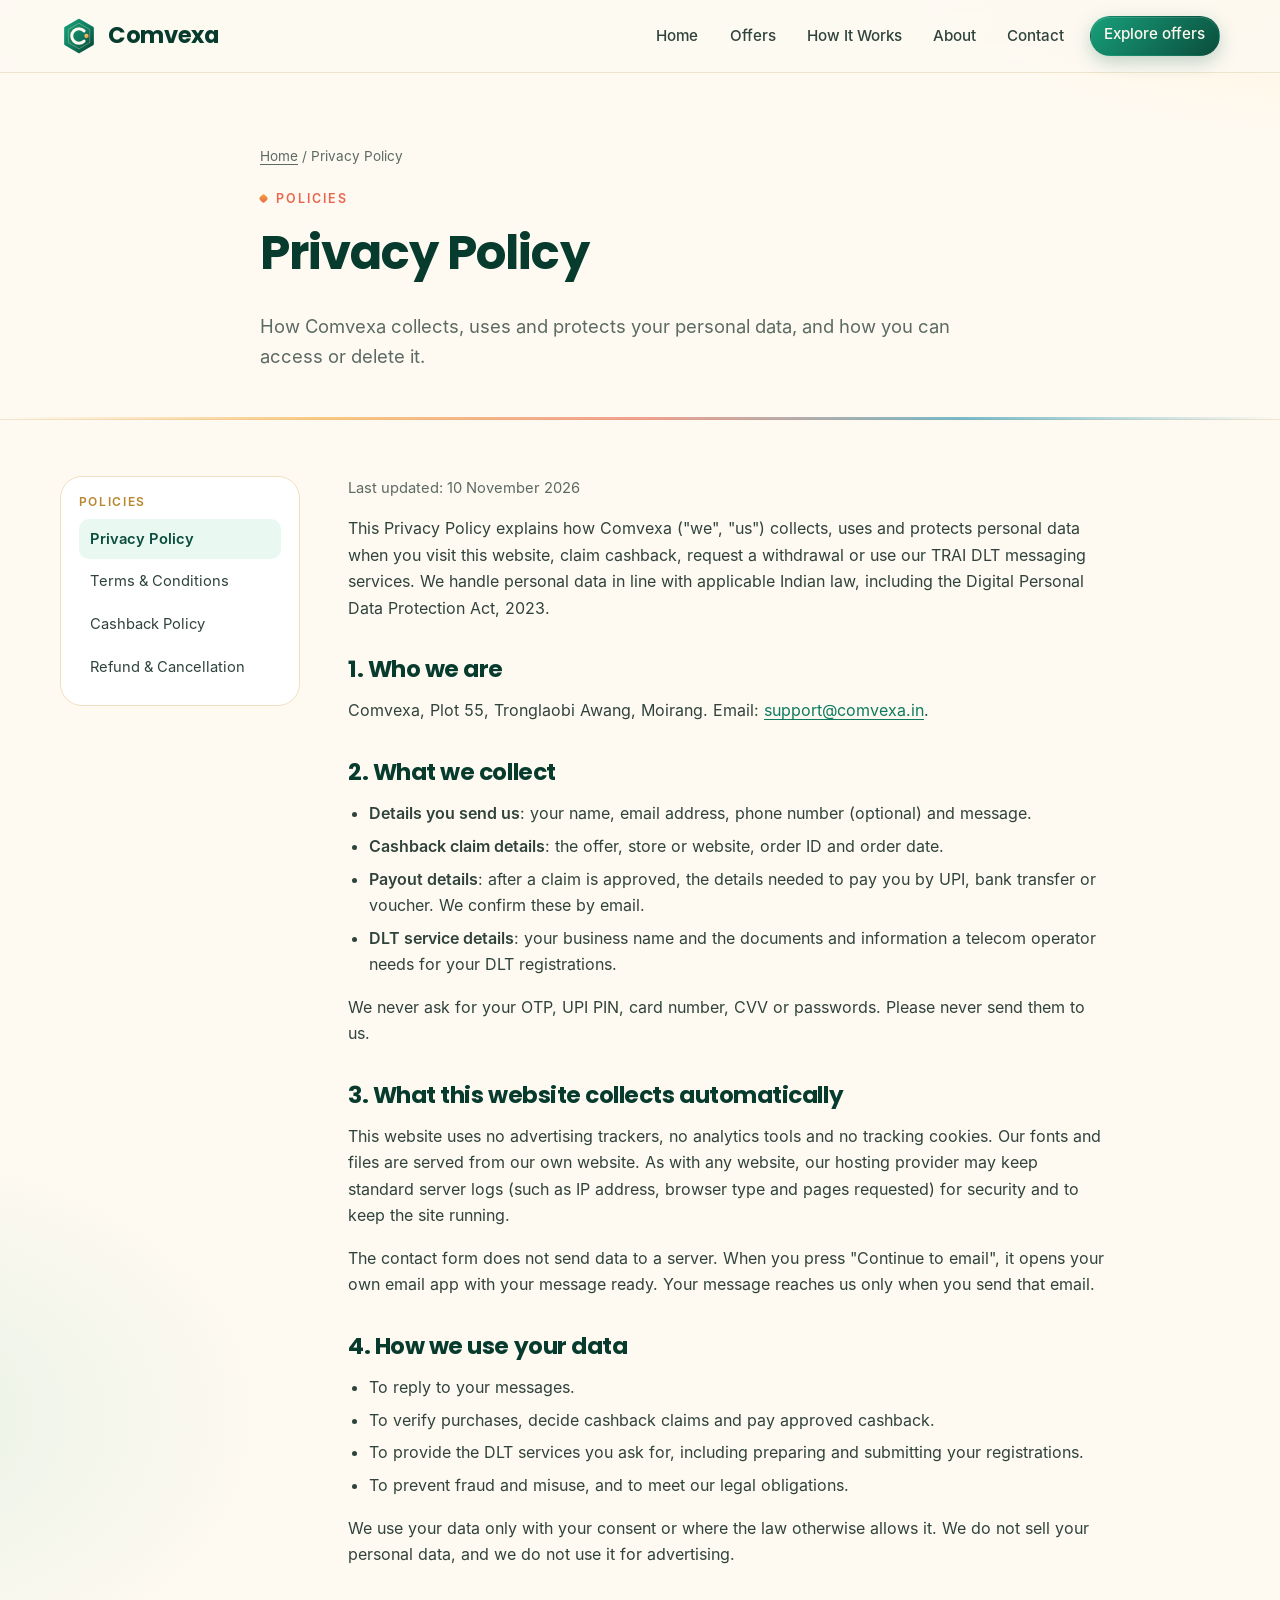
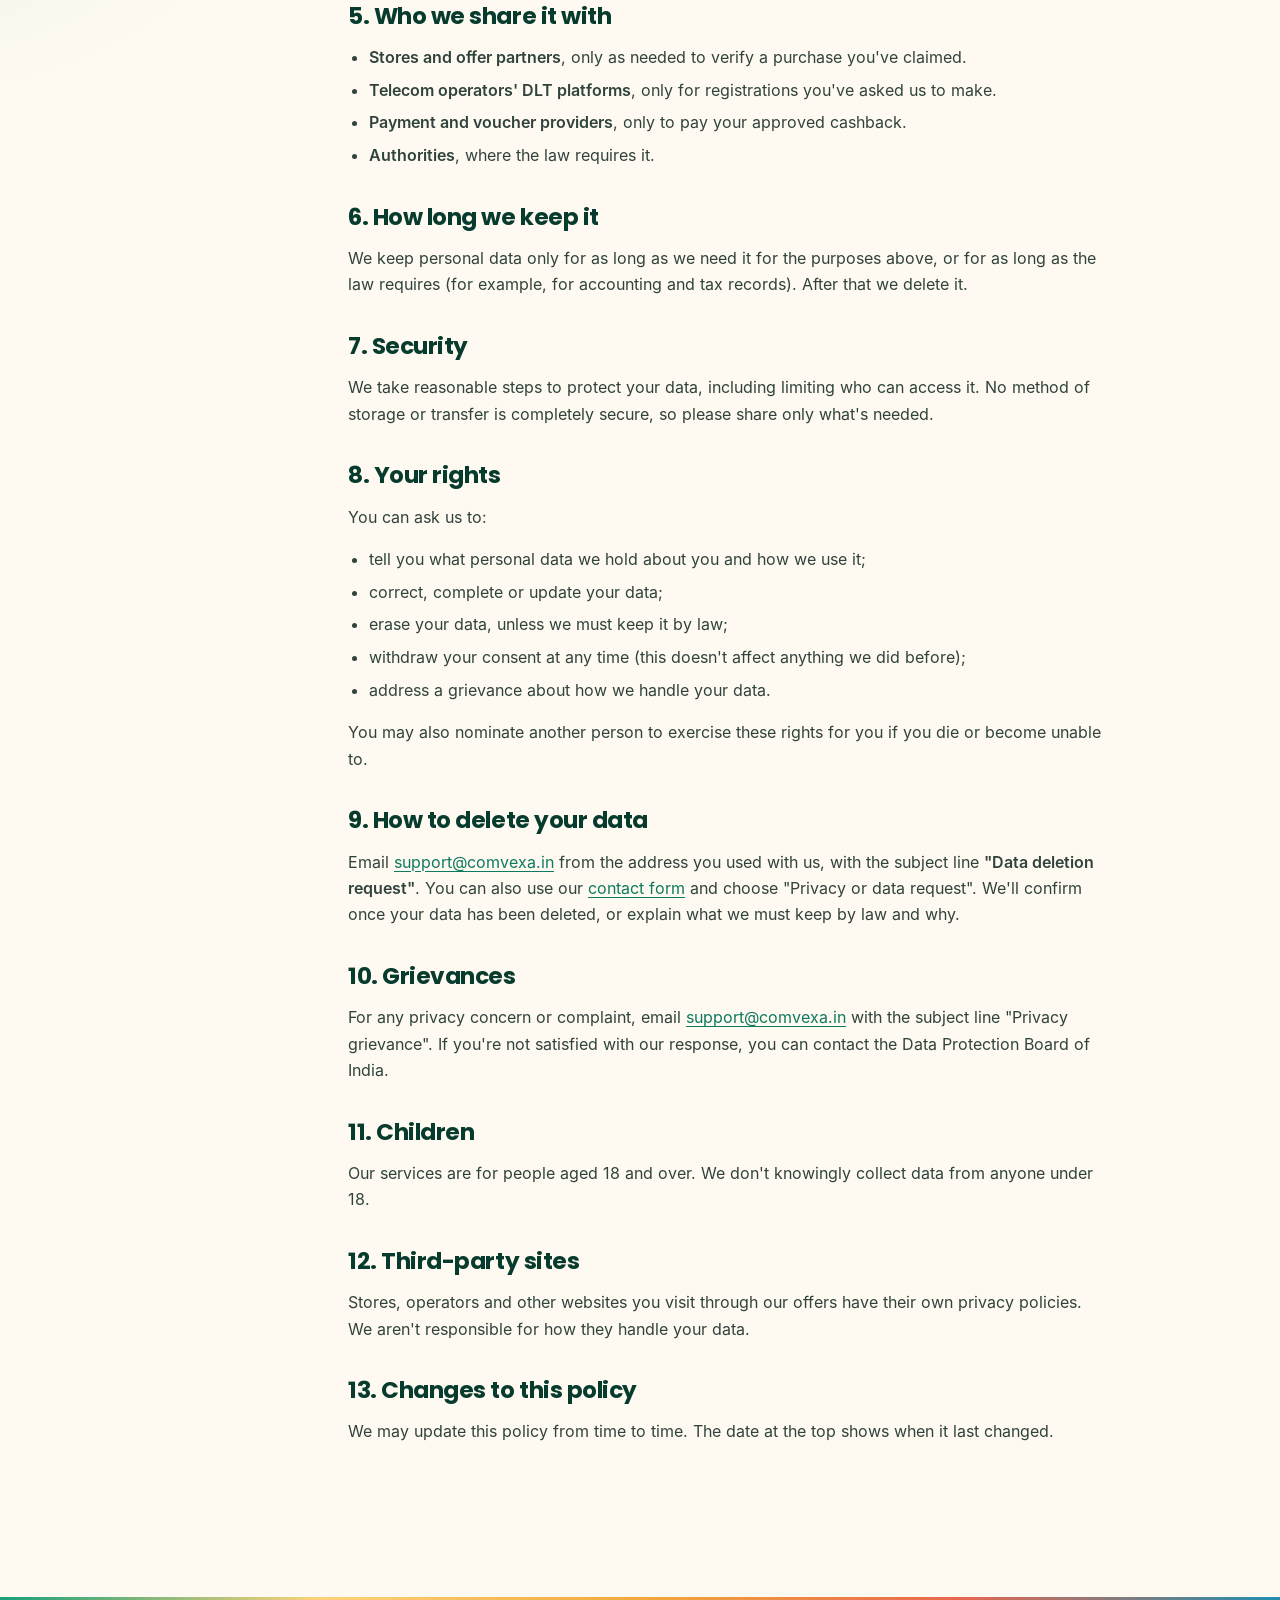
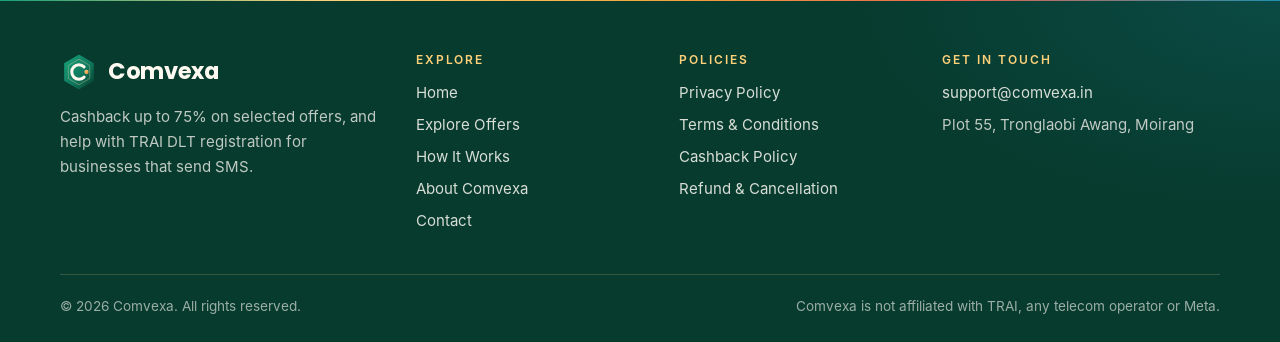
<file: privacy-policy.html>
<!DOCTYPE html>
<html lang="en-IN" class="no-js">
<head>
<meta charset="utf-8">
<meta name="viewport" content="width=device-width, initial-scale=1">
<title>Privacy Policy | Comvexa</title>
<meta name="description" content="How Comvexa collects, uses and protects your personal data, and how you can access or delete it.">
<meta name="robots" content="index, follow">
<link rel="canonical" href="https://comvexa.in/privacy-policy.html">
<meta name="theme-color" content="#0b4436">
<meta name="format-detection" content="telephone=no">
<meta name="referrer" content="strict-origin-when-cross-origin">
<meta property="og:type" content="website">
<meta property="og:site_name" content="Comvexa">
<meta property="og:locale" content="en_IN">
<meta property="og:title" content="Privacy Policy | Comvexa">
<meta property="og:description" content="How Comvexa collects, uses and protects your personal data, and how you can access or delete it.">
<meta property="og:url" content="https://comvexa.in/privacy-policy.html">
<meta property="og:image" content="https://comvexa.in/assets/img/og-image.png">
<meta property="og:image:width" content="1200">
<meta property="og:image:height" content="630">
<meta property="og:image:alt" content="Comvexa: cashback up to 75% on selected offers and TRAI DLT registration services">
<meta name="twitter:card" content="summary_large_image">
<meta name="twitter:title" content="Privacy Policy | Comvexa">
<meta name="twitter:description" content="How Comvexa collects, uses and protects your personal data, and how you can access or delete it.">
<meta name="twitter:image" content="https://comvexa.in/assets/img/og-image.png">
<link rel="icon" href="favicon.ico" sizes="any">
<link rel="icon" href="assets/img/favicon.svg" type="image/svg+xml">
<link rel="apple-touch-icon" href="assets/img/apple-touch-icon.png">
<link rel="manifest" href="site.webmanifest">
<link rel="preload" href="assets/fonts/poppins-bold.woff" as="font" type="font/woff" crossorigin>
<link rel="preload" href="assets/fonts/inter-regular.woff" as="font" type="font/woff" crossorigin>
<link rel="stylesheet" href="assets/css/styles.css">
<script src="assets/js/main.js" defer></script>
</head>
<body>
<a class="skip-link" href="#main">Skip to content</a>
<header class="site-header">
  <div class="container header-inner">
    <a class="brand" href="index.html" aria-label="Comvexa home">
      <img src="assets/img/logo-mark.svg" width="36" height="36" alt="">
      <span class="brand-name">Comvexa</span>
    </a>
    <button class="nav-toggle" type="button" aria-controls="site-nav" aria-expanded="false" aria-label="Open menu">
      <svg class="icon-open" viewBox="0 0 24 24" fill="none" stroke="currentColor" stroke-width="1.8" stroke-linecap="round" aria-hidden="true"><path d="M4 7h16M4 12h16M4 17h16"/></svg>
      <svg class="icon-close" viewBox="0 0 24 24" fill="none" stroke="currentColor" stroke-width="1.8" stroke-linecap="round" aria-hidden="true"><path d="M6 6l12 12M18 6 6 18"/></svg>
    </button>
    <nav class="site-nav" id="site-nav" aria-label="Main">
      <ul class="nav-list">
        <li><a href="index.html">Home</a></li><li><a href="offers.html">Offers</a></li><li><a href="how-it-works.html">How It Works</a></li><li><a href="about.html">About</a></li><li><a href="contact.html">Contact</a></li><li class="nav-cta"><a class="btn btn-primary btn-sm" href="offers.html">Explore offers</a></li>
      </ul>
    </nav>
  </div>
</header>
<main id="main">
<section class="page-hero">
  <div class="container narrow">
    <nav class="breadcrumb" aria-label="Breadcrumb"><a href="index.html">Home</a> / <span aria-current="page">Privacy Policy</span></nav><span class="eyebrow">Policies</span>
    <h1>Privacy Policy</h1>
    <p class="lead mb-0">How Comvexa collects, uses and protects your personal data, and how you can access or delete it.</p>
  </div>
</section>
<section class="section-tight">
  <div class="container legal-layout">
    <aside class="legal-nav" aria-label="Policies">
      <h2>Policies</h2>
      <ul><li><a href="privacy-policy.html" aria-current="page">Privacy Policy</a></li><li><a href="terms.html">Terms & Conditions</a></li><li><a href="cashback-policy.html">Cashback Policy</a></li><li><a href="refund-policy.html">Refund & Cancellation</a></li></ul>
    </aside>
    <article class="prose">
      <p class="updated">Last updated: 10 November 2026</p>
      
<p>This Privacy Policy explains how Comvexa ("we", "us") collects, uses and protects personal data when you visit this website, claim cashback, request a withdrawal or use our TRAI DLT messaging services. We handle personal data in line with applicable Indian law, including the Digital Personal Data Protection Act, 2023.</p>

<h2>1. Who we are</h2>
<p>Comvexa, Plot 55, Tronglaobi Awang, Moirang. Email: <a href="mailto:support@comvexa.in">support@comvexa.in</a>.</p>

<h2>2. What we collect</h2>
<ul>
  <li><strong>Details you send us</strong>: your name, email address, phone number (optional) and message.</li>
  <li><strong>Cashback claim details</strong>: the offer, store or website, order ID and order date.</li>
  <li><strong>Payout details</strong>: after a claim is approved, the details needed to pay you by UPI, bank transfer or voucher. We confirm these by email.</li>
  <li><strong>DLT service details</strong>: your business name and the documents and information a telecom operator needs for your DLT registrations.</li>
</ul>
<p>We never ask for your OTP, UPI PIN, card number, CVV or passwords. Please never send them to us.</p>

<h2>3. What this website collects automatically</h2>
<p>This website uses no advertising trackers, no analytics tools and no tracking cookies. Our fonts and files are served from our own website. As with any website, our hosting provider may keep standard server logs (such as IP address, browser type and pages requested) for security and to keep the site running.</p>
<p>The contact form does not send data to a server. When you press "Continue to email", it opens your own email app with your message ready. Your message reaches us only when you send that email.</p>

<h2>4. How we use your data</h2>
<ul>
  <li>To reply to your messages.</li>
  <li>To verify purchases, decide cashback claims and pay approved cashback.</li>
  <li>To provide the DLT services you ask for, including preparing and submitting your registrations.</li>
  <li>To prevent fraud and misuse, and to meet our legal obligations.</li>
</ul>
<p>We use your data only with your consent or where the law otherwise allows it. We do not sell your personal data, and we do not use it for advertising.</p>

<h2>5. Who we share it with</h2>
<ul>
  <li><strong>Stores and offer partners</strong>, only as needed to verify a purchase you've claimed.</li>
  <li><strong>Telecom operators' DLT platforms</strong>, only for registrations you've asked us to make.</li>
  <li><strong>Payment and voucher providers</strong>, only to pay your approved cashback.</li>
  <li><strong>Authorities</strong>, where the law requires it.</li>
</ul>

<h2>6. How long we keep it</h2>
<p>We keep personal data only for as long as we need it for the purposes above, or for as long as the law requires (for example, for accounting and tax records). After that we delete it.</p>

<h2>7. Security</h2>
<p>We take reasonable steps to protect your data, including limiting who can access it. No method of storage or transfer is completely secure, so please share only what's needed.</p>

<h2 id="your-rights">8. Your rights</h2>
<p>You can ask us to:</p>
<ul>
  <li>tell you what personal data we hold about you and how we use it;</li>
  <li>correct, complete or update your data;</li>
  <li>erase your data, unless we must keep it by law;</li>
  <li>withdraw your consent at any time (this doesn't affect anything we did before);</li>
  <li>address a grievance about how we handle your data.</li>
</ul>
<p>You may also nominate another person to exercise these rights for you if you die or become unable to.</p>

<h2 id="data-deletion">9. How to delete your data</h2>
<p>Email <a href="mailto:support@comvexa.in">support@comvexa.in</a> from the address you used with us, with the subject line <strong>"Data deletion request"</strong>. You can also use our <a href="contact.html?topic=privacy">contact form</a> and choose "Privacy or data request". We'll confirm once your data has been deleted, or explain what we must keep by law and why.</p>

<h2>10. Grievances</h2>
<p>For any privacy concern or complaint, email <a href="mailto:support@comvexa.in">support@comvexa.in</a> with the subject line "Privacy grievance". If you're not satisfied with our response, you can contact the Data Protection Board of India.</p>

<h2>11. Children</h2>
<p>Our services are for people aged 18 and over. We don't knowingly collect data from anyone under 18.</p>

<h2>12. Third-party sites</h2>
<p>Stores, operators and other websites you visit through our offers have their own privacy policies. We aren't responsible for how they handle your data.</p>

<h2>13. Changes to this policy</h2>
<p>We may update this policy from time to time. The date at the top shows when it last changed.</p>

    </article>
  </div>
</section>
</main>
<footer class="site-footer">
  <div class="container">
    <div class="footer-grid">
      <div>
        <a class="brand" href="index.html" aria-label="Comvexa home">
          <img src="assets/img/logo-mark.svg" width="36" height="36" alt="">
          <span class="brand-name">Comvexa</span>
        </a>
        <p>Cashback up to 75% on selected offers, and help with TRAI DLT registration for businesses that send SMS.</p>
      </div>
      <div>
        <h2>Explore</h2>
        <ul>
          <li><a href="index.html">Home</a></li>
          <li><a href="offers.html">Explore Offers</a></li>
          <li><a href="how-it-works.html">How It Works</a></li>
          <li><a href="about.html">About Comvexa</a></li>
          <li><a href="contact.html">Contact</a></li>
        </ul>
      </div>
      <div>
        <h2>Policies</h2>
        <ul><li><a href="privacy-policy.html">Privacy Policy</a></li><li><a href="terms.html">Terms & Conditions</a></li><li><a href="cashback-policy.html">Cashback Policy</a></li><li><a href="refund-policy.html">Refund & Cancellation</a></li></ul>
      </div>
      <div>
        <h2>Get in touch</h2>
        <ul>
          <li><a href="mailto:support@comvexa.in">support@comvexa.in</a></li>
          <li><address>Plot 55, Tronglaobi Awang, Moirang</address></li>
        </ul>
      </div>
    </div>
    <div class="footer-bottom">
      <span>&copy; <span data-year>2026</span> Comvexa. All rights reserved.</span>
      <span>Comvexa is not affiliated with TRAI, any telecom operator or Meta.</span>
    </div>
  </div>
</footer>
</body>
</html>
</file>
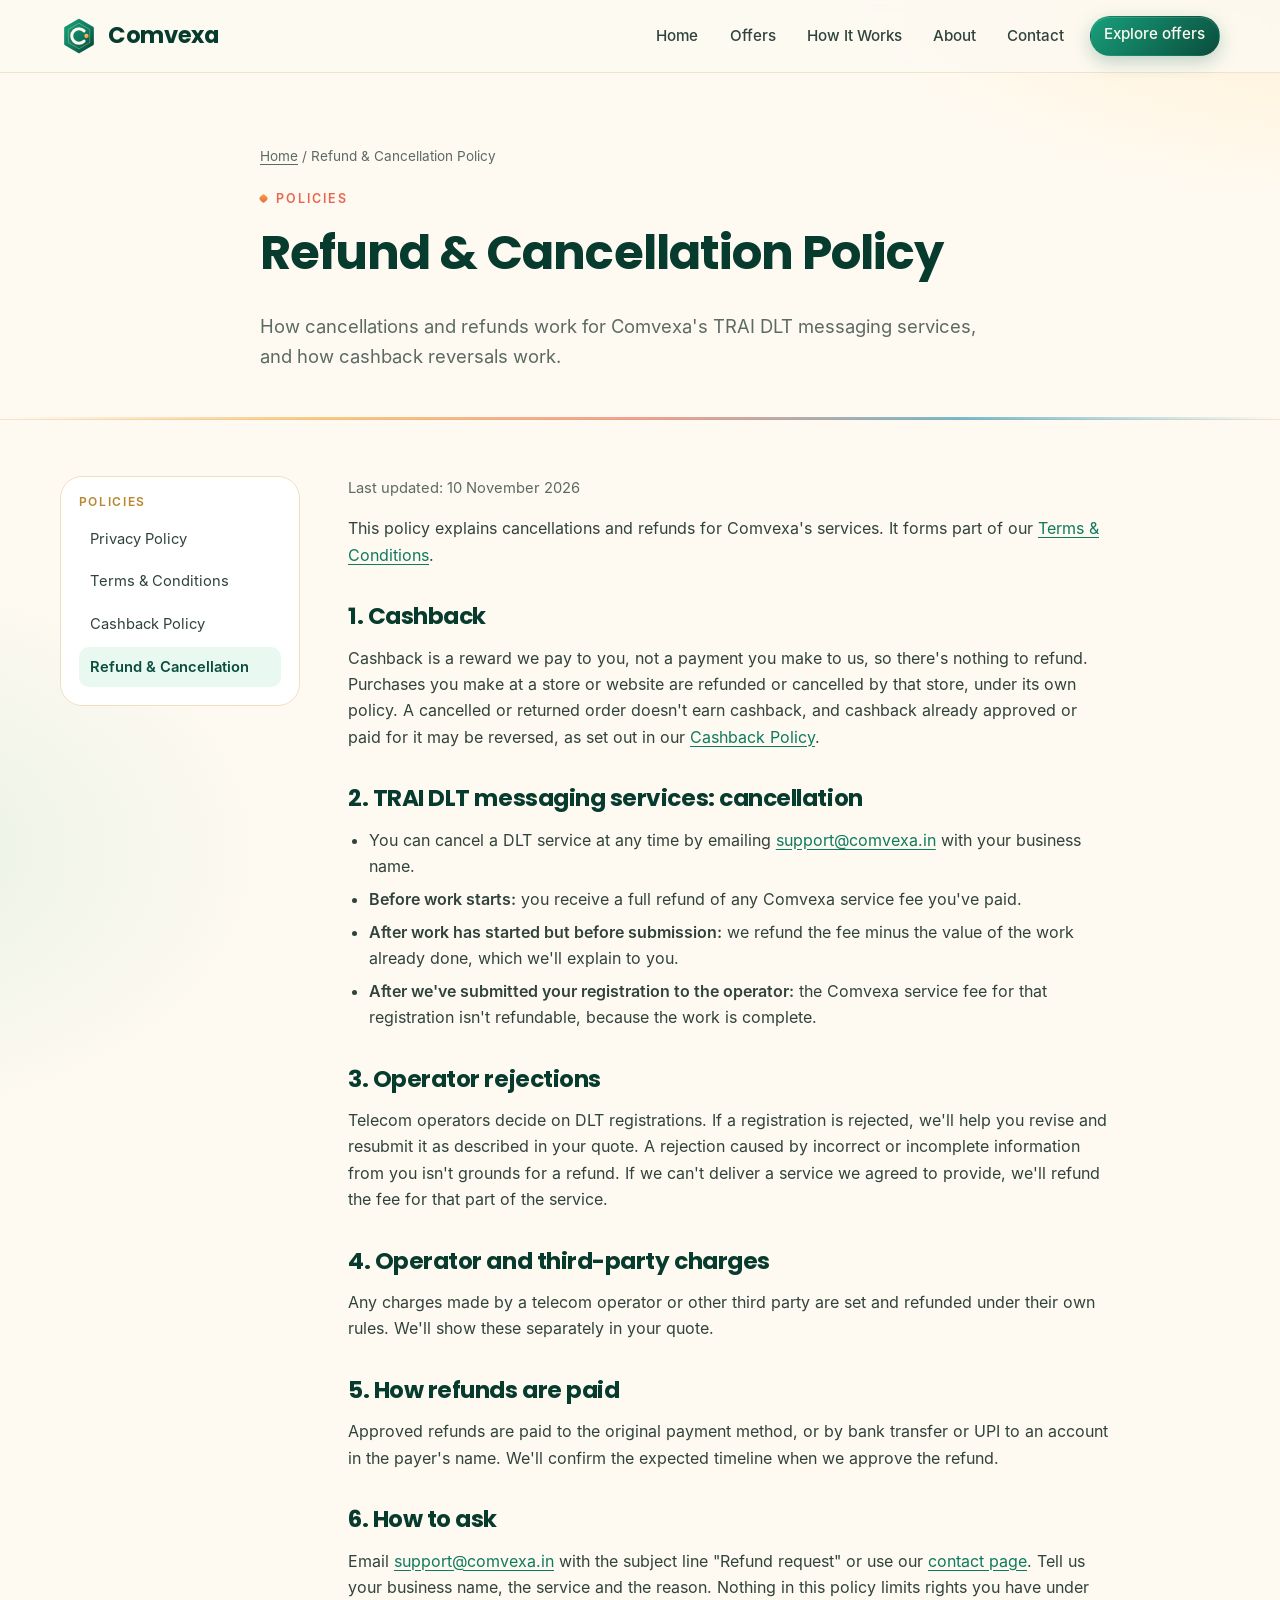
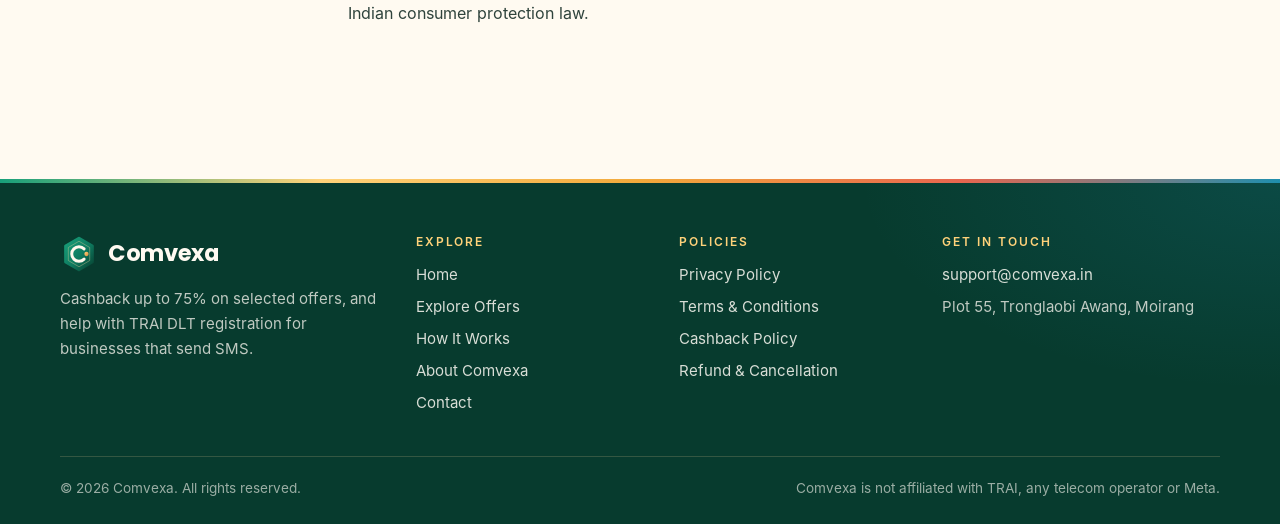
<file: refund-policy.html>
<!DOCTYPE html>
<html lang="en-IN" class="no-js">
<head>
<meta charset="utf-8">
<meta name="viewport" content="width=device-width, initial-scale=1">
<title>Refund & Cancellation Policy | Comvexa</title>
<meta name="description" content="How cancellations and refunds work for Comvexa's TRAI DLT messaging services, and how cashback reversals work.">
<meta name="robots" content="index, follow">
<link rel="canonical" href="https://comvexa.in/refund-policy.html">
<meta name="theme-color" content="#0b4436">
<meta name="format-detection" content="telephone=no">
<meta name="referrer" content="strict-origin-when-cross-origin">
<meta property="og:type" content="website">
<meta property="og:site_name" content="Comvexa">
<meta property="og:locale" content="en_IN">
<meta property="og:title" content="Refund & Cancellation Policy | Comvexa">
<meta property="og:description" content="How cancellations and refunds work for Comvexa's TRAI DLT messaging services, and how cashback reversals work.">
<meta property="og:url" content="https://comvexa.in/refund-policy.html">
<meta property="og:image" content="https://comvexa.in/assets/img/og-image.png">
<meta property="og:image:width" content="1200">
<meta property="og:image:height" content="630">
<meta property="og:image:alt" content="Comvexa: cashback up to 75% on selected offers and TRAI DLT registration services">
<meta name="twitter:card" content="summary_large_image">
<meta name="twitter:title" content="Refund & Cancellation Policy | Comvexa">
<meta name="twitter:description" content="How cancellations and refunds work for Comvexa's TRAI DLT messaging services, and how cashback reversals work.">
<meta name="twitter:image" content="https://comvexa.in/assets/img/og-image.png">
<link rel="icon" href="favicon.ico" sizes="any">
<link rel="icon" href="assets/img/favicon.svg" type="image/svg+xml">
<link rel="apple-touch-icon" href="assets/img/apple-touch-icon.png">
<link rel="manifest" href="site.webmanifest">
<link rel="preload" href="assets/fonts/poppins-bold.woff" as="font" type="font/woff" crossorigin>
<link rel="preload" href="assets/fonts/inter-regular.woff" as="font" type="font/woff" crossorigin>
<link rel="stylesheet" href="assets/css/styles.css">
<script src="assets/js/main.js" defer></script>
</head>
<body>
<a class="skip-link" href="#main">Skip to content</a>
<header class="site-header">
  <div class="container header-inner">
    <a class="brand" href="index.html" aria-label="Comvexa home">
      <img src="assets/img/logo-mark.svg" width="36" height="36" alt="">
      <span class="brand-name">Comvexa</span>
    </a>
    <button class="nav-toggle" type="button" aria-controls="site-nav" aria-expanded="false" aria-label="Open menu">
      <svg class="icon-open" viewBox="0 0 24 24" fill="none" stroke="currentColor" stroke-width="1.8" stroke-linecap="round" aria-hidden="true"><path d="M4 7h16M4 12h16M4 17h16"/></svg>
      <svg class="icon-close" viewBox="0 0 24 24" fill="none" stroke="currentColor" stroke-width="1.8" stroke-linecap="round" aria-hidden="true"><path d="M6 6l12 12M18 6 6 18"/></svg>
    </button>
    <nav class="site-nav" id="site-nav" aria-label="Main">
      <ul class="nav-list">
        <li><a href="index.html">Home</a></li><li><a href="offers.html">Offers</a></li><li><a href="how-it-works.html">How It Works</a></li><li><a href="about.html">About</a></li><li><a href="contact.html">Contact</a></li><li class="nav-cta"><a class="btn btn-primary btn-sm" href="offers.html">Explore offers</a></li>
      </ul>
    </nav>
  </div>
</header>
<main id="main">
<section class="page-hero">
  <div class="container narrow">
    <nav class="breadcrumb" aria-label="Breadcrumb"><a href="index.html">Home</a> / <span aria-current="page">Refund & Cancellation Policy</span></nav><span class="eyebrow">Policies</span>
    <h1>Refund & Cancellation Policy</h1>
    <p class="lead mb-0">How cancellations and refunds work for Comvexa's TRAI DLT messaging services, and how cashback reversals work.</p>
  </div>
</section>
<section class="section-tight">
  <div class="container legal-layout">
    <aside class="legal-nav" aria-label="Policies">
      <h2>Policies</h2>
      <ul><li><a href="privacy-policy.html">Privacy Policy</a></li><li><a href="terms.html">Terms & Conditions</a></li><li><a href="cashback-policy.html">Cashback Policy</a></li><li><a href="refund-policy.html" aria-current="page">Refund & Cancellation</a></li></ul>
    </aside>
    <article class="prose">
      <p class="updated">Last updated: 10 November 2026</p>
      
<p>This policy explains cancellations and refunds for Comvexa's services. It forms part of our <a href="terms.html">Terms &amp; Conditions</a>.</p>

<h2>1. Cashback</h2>
<p>Cashback is a reward we pay to you, not a payment you make to us, so there's nothing to refund. Purchases you make at a store or website are refunded or cancelled by that store, under its own policy. A cancelled or returned order doesn't earn cashback, and cashback already approved or paid for it may be reversed, as set out in our <a href="cashback-policy.html">Cashback Policy</a>.</p>

<h2>2. TRAI DLT messaging services: cancellation</h2>
<ul>
  <li>You can cancel a DLT service at any time by emailing <a href="mailto:support@comvexa.in">support@comvexa.in</a> with your business name.</li>
  <li><strong>Before work starts:</strong> you receive a full refund of any Comvexa service fee you've paid.</li>
  <li><strong>After work has started but before submission:</strong> we refund the fee minus the value of the work already done, which we'll explain to you.</li>
  <li><strong>After we've submitted your registration to the operator:</strong> the Comvexa service fee for that registration isn't refundable, because the work is complete.</li>
</ul>

<h2>3. Operator rejections</h2>
<p>Telecom operators decide on DLT registrations. If a registration is rejected, we'll help you revise and resubmit it as described in your quote. A rejection caused by incorrect or incomplete information from you isn't grounds for a refund. If we can't deliver a service we agreed to provide, we'll refund the fee for that part of the service.</p>

<h2>4. Operator and third-party charges</h2>
<p>Any charges made by a telecom operator or other third party are set and refunded under their own rules. We'll show these separately in your quote.</p>

<h2>5. How refunds are paid</h2>
<p>Approved refunds are paid to the original payment method, or by bank transfer or UPI to an account in the payer's name. We'll confirm the expected timeline when we approve the refund.</p>

<h2>6. How to ask</h2>
<p>Email <a href="mailto:support@comvexa.in">support@comvexa.in</a> with the subject line "Refund request" or use our <a href="contact.html">contact page</a>. Tell us your business name, the service and the reason. Nothing in this policy limits rights you have under Indian consumer protection law.</p>

    </article>
  </div>
</section>
</main>
<footer class="site-footer">
  <div class="container">
    <div class="footer-grid">
      <div>
        <a class="brand" href="index.html" aria-label="Comvexa home">
          <img src="assets/img/logo-mark.svg" width="36" height="36" alt="">
          <span class="brand-name">Comvexa</span>
        </a>
        <p>Cashback up to 75% on selected offers, and help with TRAI DLT registration for businesses that send SMS.</p>
      </div>
      <div>
        <h2>Explore</h2>
        <ul>
          <li><a href="index.html">Home</a></li>
          <li><a href="offers.html">Explore Offers</a></li>
          <li><a href="how-it-works.html">How It Works</a></li>
          <li><a href="about.html">About Comvexa</a></li>
          <li><a href="contact.html">Contact</a></li>
        </ul>
      </div>
      <div>
        <h2>Policies</h2>
        <ul><li><a href="privacy-policy.html">Privacy Policy</a></li><li><a href="terms.html">Terms & Conditions</a></li><li><a href="cashback-policy.html">Cashback Policy</a></li><li><a href="refund-policy.html">Refund & Cancellation</a></li></ul>
      </div>
      <div>
        <h2>Get in touch</h2>
        <ul>
          <li><a href="mailto:support@comvexa.in">support@comvexa.in</a></li>
          <li><address>Plot 55, Tronglaobi Awang, Moirang</address></li>
        </ul>
      </div>
    </div>
    <div class="footer-bottom">
      <span>&copy; <span data-year>2026</span> Comvexa. All rights reserved.</span>
      <span>Comvexa is not affiliated with TRAI, any telecom operator or Meta.</span>
    </div>
  </div>
</footer>
</body>
</html>
</file>
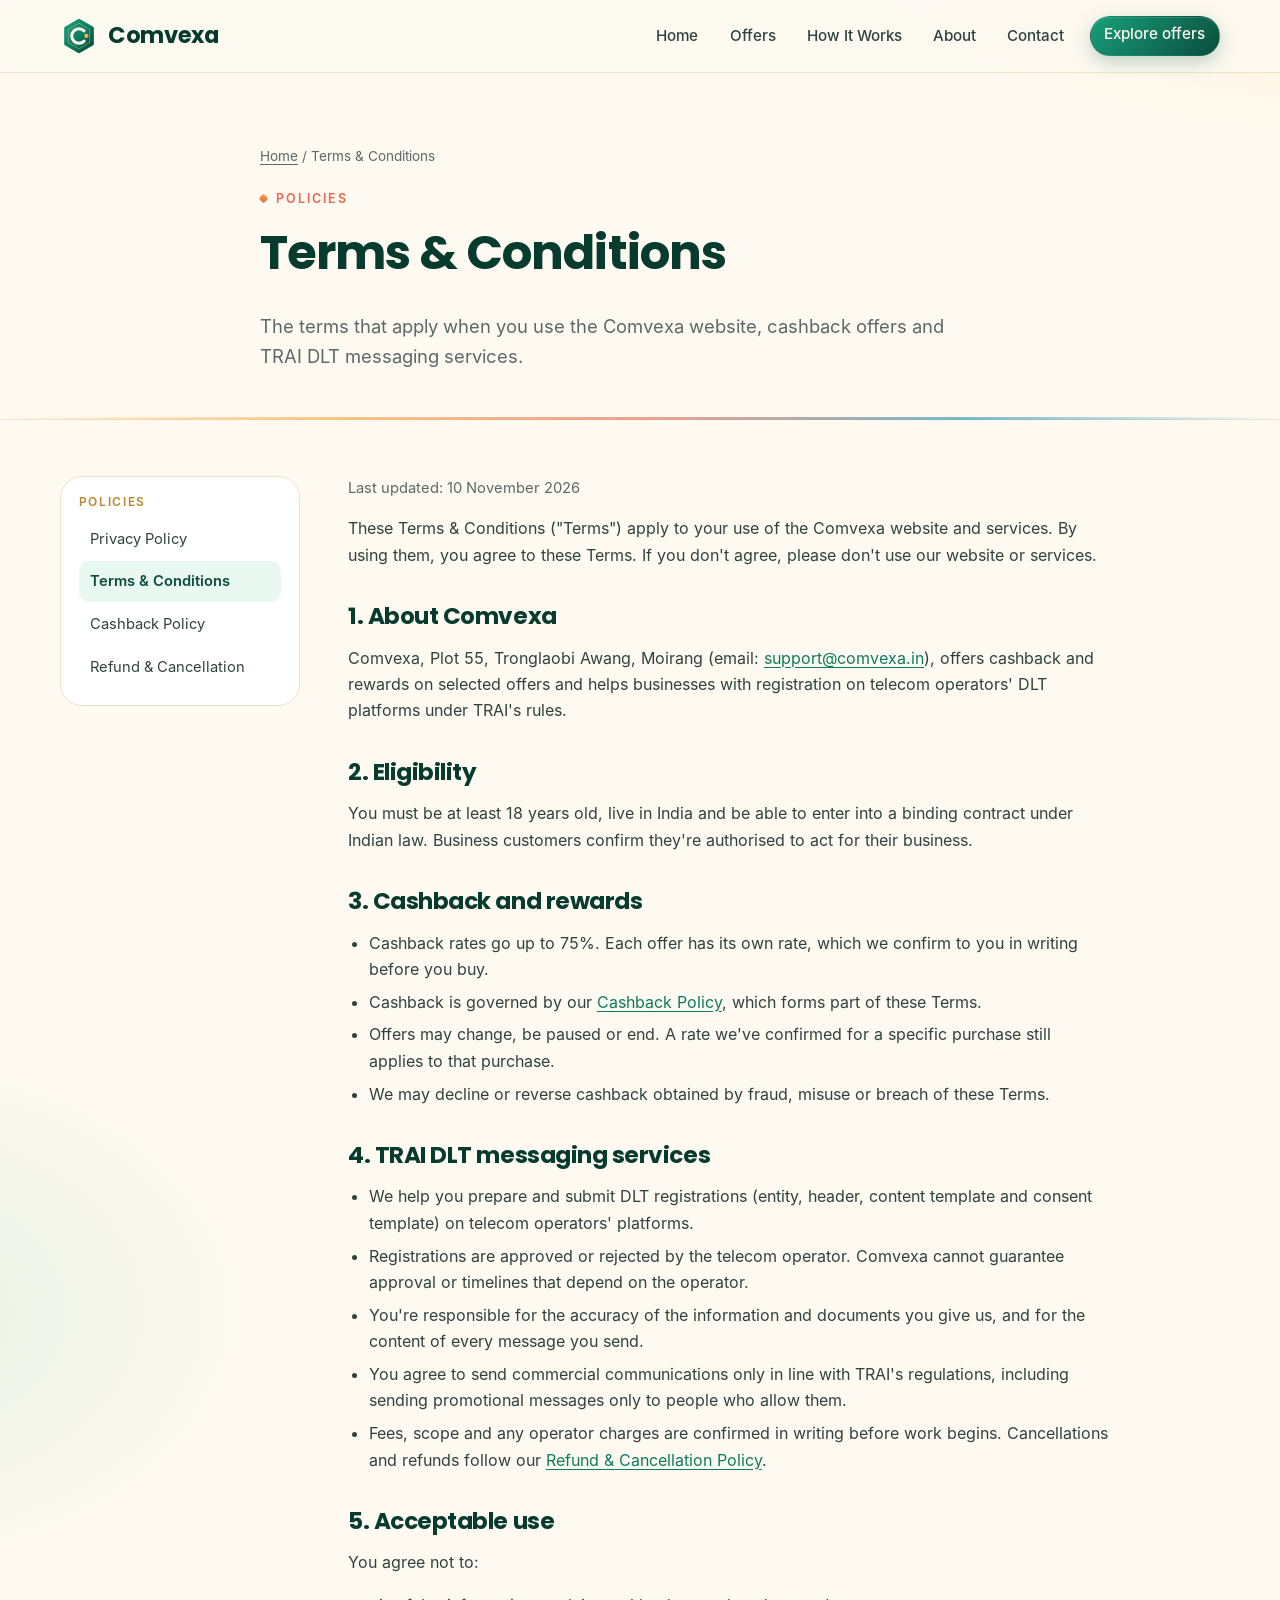
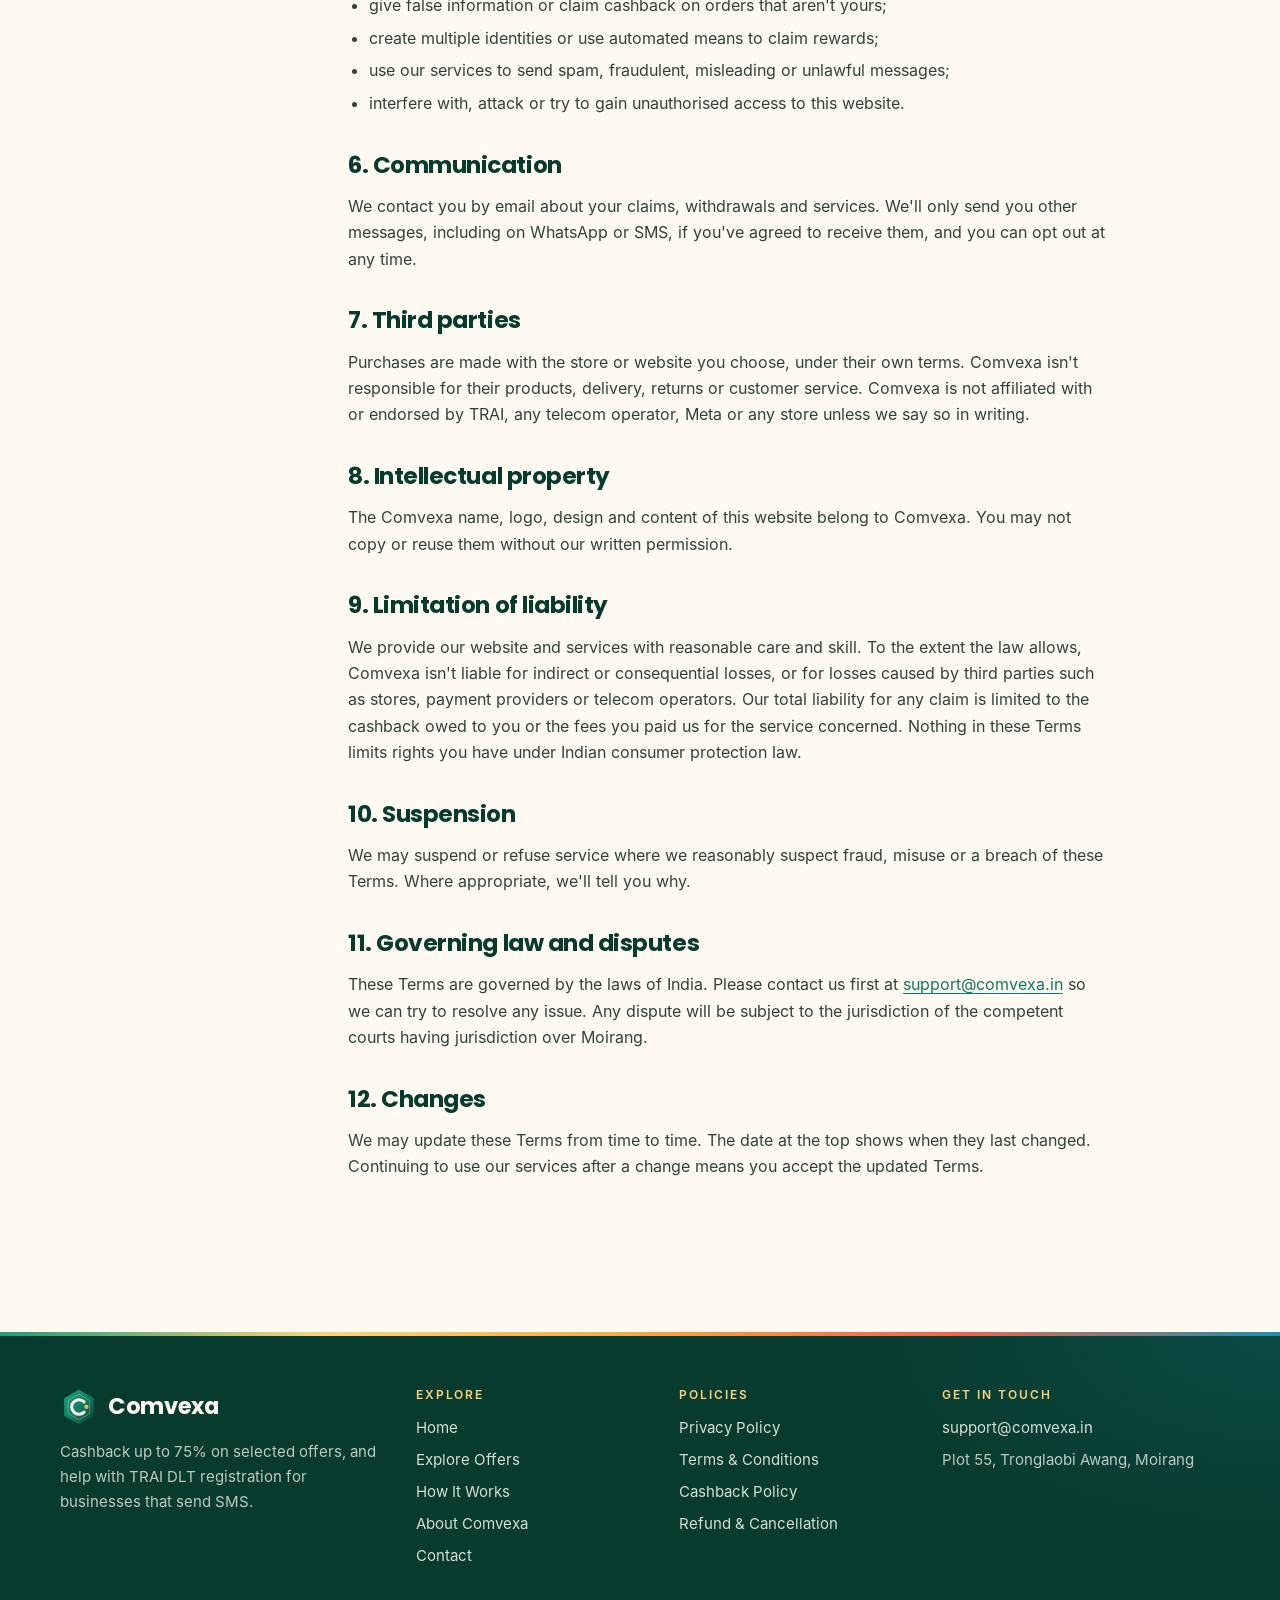
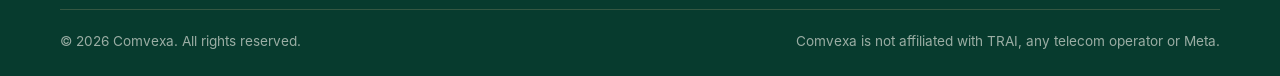
<file: terms.html>
<!DOCTYPE html>
<html lang="en-IN" class="no-js">
<head>
<meta charset="utf-8">
<meta name="viewport" content="width=device-width, initial-scale=1">
<title>Terms & Conditions | Comvexa</title>
<meta name="description" content="The terms that apply when you use the Comvexa website, cashback offers and TRAI DLT messaging services.">
<meta name="robots" content="index, follow">
<link rel="canonical" href="https://comvexa.in/terms.html">
<meta name="theme-color" content="#0b4436">
<meta name="format-detection" content="telephone=no">
<meta name="referrer" content="strict-origin-when-cross-origin">
<meta property="og:type" content="website">
<meta property="og:site_name" content="Comvexa">
<meta property="og:locale" content="en_IN">
<meta property="og:title" content="Terms & Conditions | Comvexa">
<meta property="og:description" content="The terms that apply when you use the Comvexa website, cashback offers and TRAI DLT messaging services.">
<meta property="og:url" content="https://comvexa.in/terms.html">
<meta property="og:image" content="https://comvexa.in/assets/img/og-image.png">
<meta property="og:image:width" content="1200">
<meta property="og:image:height" content="630">
<meta property="og:image:alt" content="Comvexa: cashback up to 75% on selected offers and TRAI DLT registration services">
<meta name="twitter:card" content="summary_large_image">
<meta name="twitter:title" content="Terms & Conditions | Comvexa">
<meta name="twitter:description" content="The terms that apply when you use the Comvexa website, cashback offers and TRAI DLT messaging services.">
<meta name="twitter:image" content="https://comvexa.in/assets/img/og-image.png">
<link rel="icon" href="favicon.ico" sizes="any">
<link rel="icon" href="assets/img/favicon.svg" type="image/svg+xml">
<link rel="apple-touch-icon" href="assets/img/apple-touch-icon.png">
<link rel="manifest" href="site.webmanifest">
<link rel="preload" href="assets/fonts/poppins-bold.woff" as="font" type="font/woff" crossorigin>
<link rel="preload" href="assets/fonts/inter-regular.woff" as="font" type="font/woff" crossorigin>
<link rel="stylesheet" href="assets/css/styles.css">
<script src="assets/js/main.js" defer></script>
</head>
<body>
<a class="skip-link" href="#main">Skip to content</a>
<header class="site-header">
  <div class="container header-inner">
    <a class="brand" href="index.html" aria-label="Comvexa home">
      <img src="assets/img/logo-mark.svg" width="36" height="36" alt="">
      <span class="brand-name">Comvexa</span>
    </a>
    <button class="nav-toggle" type="button" aria-controls="site-nav" aria-expanded="false" aria-label="Open menu">
      <svg class="icon-open" viewBox="0 0 24 24" fill="none" stroke="currentColor" stroke-width="1.8" stroke-linecap="round" aria-hidden="true"><path d="M4 7h16M4 12h16M4 17h16"/></svg>
      <svg class="icon-close" viewBox="0 0 24 24" fill="none" stroke="currentColor" stroke-width="1.8" stroke-linecap="round" aria-hidden="true"><path d="M6 6l12 12M18 6 6 18"/></svg>
    </button>
    <nav class="site-nav" id="site-nav" aria-label="Main">
      <ul class="nav-list">
        <li><a href="index.html">Home</a></li><li><a href="offers.html">Offers</a></li><li><a href="how-it-works.html">How It Works</a></li><li><a href="about.html">About</a></li><li><a href="contact.html">Contact</a></li><li class="nav-cta"><a class="btn btn-primary btn-sm" href="offers.html">Explore offers</a></li>
      </ul>
    </nav>
  </div>
</header>
<main id="main">
<section class="page-hero">
  <div class="container narrow">
    <nav class="breadcrumb" aria-label="Breadcrumb"><a href="index.html">Home</a> / <span aria-current="page">Terms & Conditions</span></nav><span class="eyebrow">Policies</span>
    <h1>Terms & Conditions</h1>
    <p class="lead mb-0">The terms that apply when you use the Comvexa website, cashback offers and TRAI DLT messaging services.</p>
  </div>
</section>
<section class="section-tight">
  <div class="container legal-layout">
    <aside class="legal-nav" aria-label="Policies">
      <h2>Policies</h2>
      <ul><li><a href="privacy-policy.html">Privacy Policy</a></li><li><a href="terms.html" aria-current="page">Terms & Conditions</a></li><li><a href="cashback-policy.html">Cashback Policy</a></li><li><a href="refund-policy.html">Refund & Cancellation</a></li></ul>
    </aside>
    <article class="prose">
      <p class="updated">Last updated: 10 November 2026</p>
      
<p>These Terms &amp; Conditions ("Terms") apply to your use of the Comvexa website and services. By using them, you agree to these Terms. If you don't agree, please don't use our website or services.</p>

<h2>1. About Comvexa</h2>
<p>Comvexa, Plot 55, Tronglaobi Awang, Moirang (email: <a href="mailto:support@comvexa.in">support@comvexa.in</a>), offers cashback and rewards on selected offers and helps businesses with registration on telecom operators' DLT platforms under TRAI's rules.</p>

<h2>2. Eligibility</h2>
<p>You must be at least 18 years old, live in India and be able to enter into a binding contract under Indian law. Business customers confirm they're authorised to act for their business.</p>

<h2>3. Cashback and rewards</h2>
<ul>
  <li>Cashback rates go up to 75%. Each offer has its own rate, which we confirm to you in writing before you buy.</li>
  <li>Cashback is governed by our <a href="cashback-policy.html">Cashback Policy</a>, which forms part of these Terms.</li>
  <li>Offers may change, be paused or end. A rate we've confirmed for a specific purchase still applies to that purchase.</li>
  <li>We may decline or reverse cashback obtained by fraud, misuse or breach of these Terms.</li>
</ul>

<h2>4. TRAI DLT messaging services</h2>
<ul>
  <li>We help you prepare and submit DLT registrations (entity, header, content template and consent template) on telecom operators' platforms.</li>
  <li>Registrations are approved or rejected by the telecom operator. Comvexa cannot guarantee approval or timelines that depend on the operator.</li>
  <li>You're responsible for the accuracy of the information and documents you give us, and for the content of every message you send.</li>
  <li>You agree to send commercial communications only in line with TRAI's regulations, including sending promotional messages only to people who allow them.</li>
  <li>Fees, scope and any operator charges are confirmed in writing before work begins. Cancellations and refunds follow our <a href="refund-policy.html">Refund &amp; Cancellation Policy</a>.</li>
</ul>

<h2>5. Acceptable use</h2>
<p>You agree not to:</p>
<ul>
  <li>give false information or claim cashback on orders that aren't yours;</li>
  <li>create multiple identities or use automated means to claim rewards;</li>
  <li>use our services to send spam, fraudulent, misleading or unlawful messages;</li>
  <li>interfere with, attack or try to gain unauthorised access to this website.</li>
</ul>

<h2>6. Communication</h2>
<p>We contact you by email about your claims, withdrawals and services. We'll only send you other messages, including on WhatsApp or SMS, if you've agreed to receive them, and you can opt out at any time.</p>

<h2>7. Third parties</h2>
<p>Purchases are made with the store or website you choose, under their own terms. Comvexa isn't responsible for their products, delivery, returns or customer service. Comvexa is not affiliated with or endorsed by TRAI, any telecom operator, Meta or any store unless we say so in writing.</p>

<h2>8. Intellectual property</h2>
<p>The Comvexa name, logo, design and content of this website belong to Comvexa. You may not copy or reuse them without our written permission.</p>

<h2>9. Limitation of liability</h2>
<p>We provide our website and services with reasonable care and skill. To the extent the law allows, Comvexa isn't liable for indirect or consequential losses, or for losses caused by third parties such as stores, payment providers or telecom operators. Our total liability for any claim is limited to the cashback owed to you or the fees you paid us for the service concerned. Nothing in these Terms limits rights you have under Indian consumer protection law.</p>

<h2>10. Suspension</h2>
<p>We may suspend or refuse service where we reasonably suspect fraud, misuse or a breach of these Terms. Where appropriate, we'll tell you why.</p>

<h2>11. Governing law and disputes</h2>
<p>These Terms are governed by the laws of India. Please contact us first at <a href="mailto:support@comvexa.in">support@comvexa.in</a> so we can try to resolve any issue. Any dispute will be subject to the jurisdiction of the competent courts having jurisdiction over Moirang.</p>

<h2>12. Changes</h2>
<p>We may update these Terms from time to time. The date at the top shows when they last changed. Continuing to use our services after a change means you accept the updated Terms.</p>

    </article>
  </div>
</section>
</main>
<footer class="site-footer">
  <div class="container">
    <div class="footer-grid">
      <div>
        <a class="brand" href="index.html" aria-label="Comvexa home">
          <img src="assets/img/logo-mark.svg" width="36" height="36" alt="">
          <span class="brand-name">Comvexa</span>
        </a>
        <p>Cashback up to 75% on selected offers, and help with TRAI DLT registration for businesses that send SMS.</p>
      </div>
      <div>
        <h2>Explore</h2>
        <ul>
          <li><a href="index.html">Home</a></li>
          <li><a href="offers.html">Explore Offers</a></li>
          <li><a href="how-it-works.html">How It Works</a></li>
          <li><a href="about.html">About Comvexa</a></li>
          <li><a href="contact.html">Contact</a></li>
        </ul>
      </div>
      <div>
        <h2>Policies</h2>
        <ul><li><a href="privacy-policy.html">Privacy Policy</a></li><li><a href="terms.html">Terms & Conditions</a></li><li><a href="cashback-policy.html">Cashback Policy</a></li><li><a href="refund-policy.html">Refund & Cancellation</a></li></ul>
      </div>
      <div>
        <h2>Get in touch</h2>
        <ul>
          <li><a href="mailto:support@comvexa.in">support@comvexa.in</a></li>
          <li><address>Plot 55, Tronglaobi Awang, Moirang</address></li>
        </ul>
      </div>
    </div>
    <div class="footer-bottom">
      <span>&copy; <span data-year>2026</span> Comvexa. All rights reserved.</span>
      <span>Comvexa is not affiliated with TRAI, any telecom operator or Meta.</span>
    </div>
  </div>
</footer>
</body>
</html>
</file>
<file: assets/css/styles.css>
/* =========================================================
   Comvexa — site styles
   Palette: emerald + cream + gold, with saffron, coral and lagoon accents.
   Fonts: Poppins (headings), Lora italic (accents), Inter (body). Self-hosted.
   ========================================================= */

@font-face { font-family: "Poppins"; src: url("../fonts/poppins-medium.woff") format("woff"); font-weight: 500; font-display: swap; }
@font-face { font-family: "Poppins"; src: url("../fonts/poppins-bold.woff") format("woff"); font-weight: 700; font-display: swap; }
@font-face { font-family: "Lora"; src: url("../fonts/lora-italic.woff") format("woff"); font-weight: 400 700; font-style: italic; font-display: swap; }
@font-face { font-family: "Inter"; src: url("../fonts/inter-regular.woff") format("woff"); font-weight: 400; font-display: swap; }
@font-face { font-family: "Inter"; src: url("../fonts/inter-medium.woff") format("woff"); font-weight: 500; font-display: swap; }
@font-face { font-family: "Inter"; src: url("../fonts/inter-semibold.woff") format("woff"); font-weight: 600; font-display: swap; }

:root {
  --emerald-900: #073b2e;
  --emerald-800: #0a4d3c;
  --emerald-700: #0e7a5f;
  --emerald-600: #18a07a;
  --emerald-100: #cdeee1;
  --emerald-50: #e9f8f1;
  --cream-50: #fffaf1;
  --cream-100: #fff3df;
  --cream-200: #fbe6c4;
  --gold-500: #b8862f;
  --gold-400: #d9a64a;
  --gold-300: #ffd27a;
  --saffron: #f2a93b;
  --saffron-50: #fff1d9;
  --coral: #e8664f;
  --coral-50: #fde8e3;
  --lagoon: #1f8fae;
  --lagoon-50: #e1f3f8;
  --berry: #9b3d78;
  --berry-50: #f6e5ef;
  --ink-900: #14231e;
  --ink-700: #2f433c;
  --ink-500: #5b6a63;
  --line: #f0dfc0;
  --white: #ffffff;
  --danger: #b4372b;

  --serif: "Poppins", system-ui, -apple-system, "Segoe UI", Roboto, sans-serif;
  --accent: "Lora", Georgia, serif;
  --sans: "Inter", system-ui, -apple-system, "Segoe UI", Roboto, sans-serif;

  --radius-sm: 12px;
  --radius: 22px;
  --radius-lg: 32px;
  --shadow-sm: 0 1px 2px rgba(7, 59, 46, 0.06), 0 4px 12px rgba(7, 59, 46, 0.05);
  --shadow: 0 4px 8px rgba(7, 59, 46, 0.05), 0 18px 40px rgba(7, 59, 46, 0.10);
  --container: 1160px;
}

*, *::before, *::after { box-sizing: border-box; }

html { -webkit-text-size-adjust: 100%; scroll-behavior: smooth; }
@media (prefers-reduced-motion: reduce) {
  html { scroll-behavior: auto; }
  *, *::before, *::after { transition: none !important; animation: none !important; }
}

body {
  margin: 0;
  font-family: var(--sans);
  font-size: 1rem;
  line-height: 1.65;
  color: var(--ink-700);
  background:
    radial-gradient(1200px 600px at 100% -10%, rgba(227, 200, 143, 0.18), transparent 60%),
    radial-gradient(900px 500px at -10% 30%, rgba(20, 115, 91, 0.06), transparent 60%),
    var(--cream-50);
  -webkit-font-smoothing: antialiased;
  text-rendering: optimizeLegibility;
}

img, svg { display: block; max-width: 100%; }
a { color: var(--emerald-700); text-underline-offset: 3px; }
a:hover { color: var(--emerald-600); }

h1, h2, h3, h4 {
  font-family: var(--serif);
  color: var(--emerald-900);
  line-height: 1.18;
  font-weight: 600;
  margin: 0 0 0.6em;
  letter-spacing: -0.01em;
}
h1 { font-size: clamp(2.2rem, 5.2vw, 3.6rem); }
h2 { font-size: clamp(1.7rem, 3.4vw, 2.4rem); }
h3 { font-size: 1.25rem; }
p { margin: 0 0 1em; }

:focus-visible {
  outline: 3px solid var(--gold-400);
  outline-offset: 3px;
  border-radius: 6px;
}

.skip-link {
  position: absolute;
  left: 1rem;
  top: -100px;
  background: var(--emerald-800);
  color: var(--cream-50);
  padding: 0.6rem 1rem;
  border-radius: var(--radius-sm);
  z-index: 100;
}
.skip-link:focus { top: 1rem; color: var(--cream-50); }

.container { width: min(100% - 2.5rem, var(--container)); margin-inline: auto; }
.narrow { max-width: 760px; }

.eyebrow {
  display: inline-flex;
  align-items: center;
  gap: 0.55rem;
  font-size: 0.78rem;
  font-weight: 600;
  letter-spacing: 0.16em;
  text-transform: uppercase;
  color: var(--gold-500);
  margin-bottom: 1rem;
}
.eyebrow::before {
  content: "";
  width: 7px;
  height: 7px;
  background: var(--gold-400);
  transform: rotate(45deg);
}
.lead { font-size: 1.15rem; color: var(--ink-500); max-width: 60ch; }
.muted { color: var(--ink-500); }
.small { font-size: 0.9rem; }

/* ---------- Header ---------- */
.site-header {
  position: sticky;
  top: 0;
  z-index: 50;
  background: rgba(253, 250, 243, 0.86);
  backdrop-filter: saturate(1.4) blur(12px);
  -webkit-backdrop-filter: saturate(1.4) blur(12px);
  border-bottom: 1px solid rgba(201, 169, 110, 0.28);
}
.header-inner {
  display: flex;
  align-items: center;
  justify-content: space-between;
  gap: 1rem;
  min-height: 72px;
}
.brand {
  display: inline-flex;
  align-items: center;
  gap: 0.65rem;
  text-decoration: none;
  color: var(--emerald-900);
}
.brand img { width: 36px; height: 36px; }
.brand-name {
  font-family: var(--serif);
  font-weight: 600;
  font-size: 1.45rem;
  letter-spacing: 0.01em;
}
.nav-list {
  display: flex;
  align-items: center;
  gap: 0.25rem;
  list-style: none;
  margin: 0;
  padding: 0;
}
.nav-list a {
  display: block;
  padding: 0.5rem 0.85rem;
  border-radius: 999px;
  text-decoration: none;
  color: var(--ink-700);
  font-weight: 500;
  font-size: 0.95rem;
  transition: background 0.2s, color 0.2s;
}
.nav-list a:hover { background: var(--emerald-50); color: var(--emerald-800); }
.nav-list a[aria-current="page"] { color: var(--emerald-800); background: var(--emerald-50); }
.nav-cta { margin-left: 0.5rem; }

.nav-toggle {
  display: none;
  align-items: center;
  justify-content: center;
  width: 44px;
  height: 44px;
  border: 1px solid var(--line);
  border-radius: 12px;
  background: var(--white);
  color: var(--emerald-900);
  cursor: pointer;
}
.nav-toggle svg { width: 22px; height: 22px; }
.nav-toggle .icon-close { display: none; }
.nav-toggle[aria-expanded="true"] .icon-open { display: none; }
.nav-toggle[aria-expanded="true"] .icon-close { display: block; }

@media (max-width: 880px) {
  .nav-toggle { display: inline-flex; }
  .site-nav {
    position: absolute;
    left: 0;
    right: 0;
    top: 100%;
    background: var(--cream-50);
    border-bottom: 1px solid var(--line);
    box-shadow: var(--shadow);
    display: none;
  }
  .site-nav.is-open { display: block; }
  .nav-list {
    flex-direction: column;
    align-items: stretch;
    padding: 0.75rem 1.25rem 1.25rem;
    gap: 0.15rem;
  }
  .nav-list a { padding: 0.8rem 1rem; border-radius: 12px; font-size: 1.02rem; }
  .nav-cta { margin: 0.5rem 0 0; }
  .nav-cta .btn { width: 100%; }
}

/* ---------- Buttons ---------- */
.btn {
  display: inline-flex;
  align-items: center;
  justify-content: center;
  gap: 0.5rem;
  min-height: 48px;
  padding: 0.75rem 1.4rem;
  border-radius: 999px;
  border: 1px solid transparent;
  font: 600 0.98rem/1.2 var(--sans);
  text-decoration: none;
  cursor: pointer;
  transition: transform 0.15s ease, background 0.2s, box-shadow 0.2s, color 0.2s;
}
.btn svg { width: 18px; height: 18px; }
.btn:hover { transform: translateY(-1px); }
.btn:active { transform: translateY(0); }
.btn-primary {
  background: linear-gradient(135deg, var(--emerald-600), var(--emerald-800));
  color: var(--cream-50);
  box-shadow: 0 6px 18px rgba(14, 90, 71, 0.25), inset 0 1px 0 rgba(255, 255, 255, 0.12);
}
.btn-primary:hover { color: var(--white); box-shadow: 0 10px 26px rgba(14, 90, 71, 0.3); }
.btn-ghost {
  background: transparent;
  color: var(--emerald-800);
  border-color: var(--gold-400);
}
.btn-ghost:hover { background: rgba(227, 200, 143, 0.16); color: var(--emerald-900); }
.btn-gold {
  background: linear-gradient(135deg, var(--gold-300), var(--gold-500));
  color: var(--emerald-900);
}
.btn-gold:hover { color: var(--emerald-900); box-shadow: 0 8px 22px rgba(177, 138, 78, 0.35); }
.btn-sm { min-height: 40px; padding: 0.5rem 1rem; font-size: 0.9rem; }
.btn-row { display: flex; flex-wrap: wrap; gap: 0.75rem; }

/* ---------- Sections ---------- */
.section { padding: clamp(3.5rem, 8vw, 6rem) 0; }
.section-tight { padding: clamp(2.5rem, 5vw, 3.5rem) 0; }
.section-head { max-width: 680px; margin-bottom: 2.5rem; }
.section-head.center { margin-inline: auto; text-align: center; }
.section-head.center .eyebrow { justify-content: center; }

.ornament {
  display: flex;
  align-items: center;
  justify-content: center;
  gap: 0.8rem;
  color: var(--gold-400);
}
.ornament::before, .ornament::after {
  content: "";
  height: 1px;
  width: min(120px, 25vw);
  background: linear-gradient(90deg, transparent, var(--gold-400));
}
.ornament::after { transform: scaleX(-1); }
.ornament span { width: 8px; height: 8px; border: 1px solid var(--gold-400); transform: rotate(45deg); }

/* ---------- Hero ---------- */
.hero { padding: clamp(2.5rem, 6vw, 4.5rem) 0 clamp(3rem, 7vw, 5rem); overflow: hidden; }
.hero-grid {
  display: grid;
  grid-template-columns: 1.1fr 0.9fr;
  gap: clamp(2rem, 5vw, 4rem);
  align-items: center;
}
.hero h1 em { font-style: italic; color: var(--emerald-600); font-weight: 500; }
.hero .lead { margin-bottom: 2rem; }
.hero-points {
  display: flex;
  flex-wrap: wrap;
  gap: 0.6rem 1.4rem;
  margin: 2rem 0 0;
  padding: 0;
  list-style: none;
  font-size: 0.92rem;
  color: var(--ink-500);
}
.hero-points li { display: inline-flex; align-items: center; gap: 0.45rem; }
.hero-points svg { width: 18px; height: 18px; color: var(--emerald-600); }

/* ---------- Page header (inner pages) ---------- */
.page-hero {
  padding: clamp(2.75rem, 6vw, 4.5rem) 0 clamp(2rem, 4vw, 3rem);
  border-bottom: 1px solid rgba(201, 169, 110, 0.25);
}
.page-hero h1 { font-size: clamp(2rem, 4.4vw, 3rem); }
.breadcrumb {
  font-size: 0.85rem;
  color: var(--ink-500);
  margin-bottom: 1rem;
}
.breadcrumb a { color: var(--ink-500); }

/* ---------- Cards ---------- */
.grid { display: grid; gap: 1.25rem; }
.grid-2 { grid-template-columns: repeat(2, 1fr); }
.grid-3 { grid-template-columns: repeat(3, 1fr); }
.grid-4 { grid-template-columns: repeat(4, 1fr); }
@media (max-width: 980px) { .grid-4 { grid-template-columns: repeat(2, 1fr); } .grid-3 { grid-template-columns: repeat(2, 1fr); } }
@media (max-width: 640px) { .grid-2, .grid-3, .grid-4 { grid-template-columns: 1fr; } }

.card {
  background: var(--white);
  border: 1px solid var(--line);
  border-radius: var(--radius);
  padding: 1.6rem;
  box-shadow: var(--shadow-sm);
}
.card h3 { margin-bottom: 0.4rem; }
.card p:last-child { margin-bottom: 0; }

.icon-badge {
  width: 48px;
  height: 48px;
  border-radius: 14px;
  display: grid;
  place-items: center;
  background: var(--emerald-50);
  color: var(--emerald-700);
  border: 1px solid var(--emerald-100);
  margin-bottom: 1.1rem;
}
.icon-badge svg { width: 24px; height: 24px; }
.icon-badge.gold { background: rgba(227, 200, 143, 0.2); color: var(--gold-500); border-color: rgba(201, 169, 110, 0.35); }

/* ---------- Offer cards ---------- */
.offer-featured {
  position: relative;
  display: grid;
  grid-template-columns: 0.9fr 1.1fr;
  border-radius: var(--radius-lg);
  overflow: hidden;
  background: var(--white);
  border: 1px solid var(--line);
  box-shadow: var(--shadow);
}
.offer-featured .offer-visual {
  position: relative;
  padding: 2.4rem 2rem;
  color: var(--cream-50);
  background:
    radial-gradient(circle at 85% 15%, rgba(227, 200, 143, 0.28), transparent 40%),
    linear-gradient(155deg, var(--emerald-600), var(--emerald-900));
  display: flex;
  flex-direction: column;
  justify-content: space-between;
  gap: 2rem;
  min-height: 300px;
}
.offer-featured .offer-visual::after {
  content: "";
  position: absolute;
  inset: 12px;
  border: 1px solid rgba(227, 200, 143, 0.45);
  border-radius: 18px;
  pointer-events: none;
}
.offer-tag {
  display: inline-flex;
  align-self: flex-start;
  align-items: center;
  gap: 0.4rem;
  padding: 0.35rem 0.8rem;
  border-radius: 999px;
  font-size: 0.75rem;
  font-weight: 600;
  letter-spacing: 0.08em;
  text-transform: uppercase;
  background: rgba(227, 200, 143, 0.18);
  color: var(--gold-300);
  border: 1px solid rgba(227, 200, 143, 0.4);
}
.offer-rate {
  font-family: var(--serif);
  line-height: 1;
}
.offer-rate .upto { display: block; font-size: 1rem; font-style: italic; opacity: 0.85; margin-bottom: 0.4rem; }
.offer-rate .value { font-size: clamp(3.4rem, 8vw, 5rem); font-weight: 600; color: var(--gold-300); }
.offer-rate .unit { display: block; font-size: 1.05rem; margin-top: 0.5rem; font-family: var(--sans); opacity: 0.9; }
.offer-featured .offer-body { padding: 2.2rem 2.2rem 2rem; }
.offer-featured h3 { font-size: 1.6rem; }
@media (max-width: 780px) {
  .offer-featured { grid-template-columns: 1fr; }
  .offer-featured .offer-visual { min-height: 0; }
  .offer-featured .offer-body { padding: 1.6rem; }
}

.conditions {
  list-style: none;
  padding: 0;
  margin: 1.2rem 0 1.5rem;
  display: grid;
  gap: 0.55rem;
}
.conditions li {
  position: relative;
  padding-left: 1.6rem;
  font-size: 0.93rem;
  color: var(--ink-700);
}
.conditions li::before {
  content: "";
  position: absolute;
  left: 0.2rem;
  top: 0.55em;
  width: 7px;
  height: 7px;
  border: 1.5px solid var(--gold-500);
  transform: rotate(45deg);
}
.conditions-title {
  font-size: 0.75rem;
  letter-spacing: 0.14em;
  text-transform: uppercase;
  font-weight: 600;
  color: var(--gold-500);
  margin: 1.4rem 0 0;
}

.offer-card {
  display: flex;
  flex-direction: column;
  background: var(--white);
  border: 1px solid var(--line);
  border-radius: var(--radius);
  overflow: hidden;
  box-shadow: var(--shadow-sm);
  transition: transform 0.2s ease, box-shadow 0.2s ease;
}
.offer-card:hover { transform: translateY(-3px); box-shadow: var(--shadow); }
.offer-card-top {
  display: flex;
  align-items: center;
  justify-content: space-between;
  gap: 0.75rem;
  padding: 1.1rem 1.4rem;
  background: linear-gradient(180deg, var(--cream-100), var(--cream-50));
  border-bottom: 1px dashed var(--gold-400);
}
.offer-card-top .icon-badge { margin: 0; width: 42px; height: 42px; }
.pill {
  font-size: 0.72rem;
  font-weight: 600;
  letter-spacing: 0.08em;
  text-transform: uppercase;
  padding: 0.3rem 0.7rem;
  border-radius: 999px;
  background: var(--emerald-50);
  color: var(--emerald-700);
  border: 1px solid var(--emerald-100);
}
.offer-card-body { padding: 1.3rem 1.4rem 1.5rem; display: flex; flex-direction: column; flex: 1; }
.offer-card-body h3 { font-size: 1.2rem; }
.offer-card-body .conditions { margin: 0.6rem 0 1.3rem; }
.offer-card-body .btn { margin-top: auto; align-self: flex-start; }

.filters {
  display: flex;
  flex-wrap: wrap;
  gap: 0.5rem;
  margin-bottom: 2rem;
}
.filter-btn {
  min-height: 42px;
  padding: 0.5rem 1.1rem;
  border-radius: 999px;
  border: 1px solid var(--line);
  background: var(--white);
  color: var(--ink-700);
  font: 500 0.92rem var(--sans);
  cursor: pointer;
  transition: all 0.2s;
}
.filter-btn:hover { border-color: var(--gold-400); }
.filter-btn[aria-pressed="true"] {
  background: var(--emerald-800);
  color: var(--cream-50);
  border-color: var(--emerald-800);
}
[hidden] { display: none !important; }

/* ---------- Steps ---------- */
.steps { counter-reset: step; display: grid; gap: 1.1rem; }
.step {
  position: relative;
  display: grid;
  grid-template-columns: 56px 1fr;
  gap: 1.1rem;
  align-items: start;
  background: var(--white);
  border: 1px solid var(--line);
  border-radius: var(--radius);
  padding: 1.4rem 1.5rem;
}
.step-num {
  counter-increment: step;
  width: 56px;
  height: 56px;
  border-radius: 999px 999px 14px 14px;
  display: grid;
  place-items: center;
  background: linear-gradient(160deg, var(--emerald-600), var(--emerald-900));
  color: var(--gold-300);
  font-family: var(--serif);
  font-size: 1.35rem;
  font-weight: 600;
}
.step-num::before { content: counter(step); }
.step h3 { margin-bottom: 0.3rem; font-size: 1.18rem; }
.step p { margin: 0; }
.step p + p, .step ul { margin-top: 0.6rem; }

.status-row {
  display: flex;
  flex-wrap: wrap;
  gap: 0.5rem;
  margin-top: 0.8rem;
}
.status {
  display: inline-flex;
  align-items: center;
  gap: 0.4rem;
  padding: 0.3rem 0.75rem;
  border-radius: 999px;
  font-size: 0.8rem;
  font-weight: 600;
  border: 1px solid var(--line);
  background: var(--cream-100);
  color: var(--ink-700);
}
.status::before { content: ""; width: 7px; height: 7px; border-radius: 50%; background: currentColor; }
.status.pending { color: #8a6a2f; background: #fbf3e2; border-color: #ecd9b1; }
.status.approved { color: var(--emerald-700); background: var(--emerald-50); border-color: var(--emerald-100); }
.status.paid { color: #0b4436; background: #e3efe8; border-color: #c6dfd1; }
.status.declined { color: var(--danger); background: #fbecea; border-color: #efcdc8; }

/* ---------- Two-path split ---------- */
.split {
  display: grid;
  grid-template-columns: 1fr 1fr;
  gap: 1.25rem;
}
.path-card {
  position: relative;
  border-radius: var(--radius-lg);
  padding: 2.2rem;
  border: 1px solid var(--line);
  background: var(--white);
  box-shadow: var(--shadow-sm);
  display: flex;
  flex-direction: column;
}
.path-card.dark {
  background: linear-gradient(160deg, var(--emerald-700), var(--emerald-900));
  color: rgba(253, 250, 243, 0.86);
  border-color: transparent;
}
.path-card.dark h3, .path-card.dark h2 { color: var(--cream-50); }
.path-card.dark .icon-badge { background: rgba(227, 200, 143, 0.15); border-color: rgba(227, 200, 143, 0.35); color: var(--gold-300); }
.path-card h3 { font-size: 1.5rem; }
.path-card .btn { margin-top: auto; align-self: flex-start; }
.path-card ul { padding-left: 1.1rem; margin: 0 0 1.6rem; }
.path-card li { margin-bottom: 0.35rem; }
@media (max-width: 780px) { .split { grid-template-columns: 1fr; } .path-card { padding: 1.7rem; } }

/* ---------- Trust band ---------- */
.trust {
  background: var(--emerald-900);
  color: rgba(253, 250, 243, 0.82);
  border-radius: var(--radius-lg);
  padding: clamp(2rem, 5vw, 3rem);
  position: relative;
  overflow: hidden;
}
.trust::before {
  content: "";
  position: absolute;
  right: -80px;
  top: -80px;
  width: 260px;
  height: 260px;
  border-radius: 50%;
  border: 1px solid rgba(227, 200, 143, 0.25);
}
.trust h2 { color: var(--cream-50); }
.trust-list {
  display: grid;
  grid-template-columns: repeat(3, 1fr);
  gap: 1.5rem;
  list-style: none;
  padding: 0;
  margin: 1.5rem 0 0;
}
.trust-list h3 { color: var(--gold-300); font-size: 1.1rem; }
.trust-list p { margin: 0; font-size: 0.95rem; }
@media (max-width: 780px) { .trust-list { grid-template-columns: 1fr; } }

/* ---------- CTA band ---------- */
.cta-band {
  text-align: center;
  border-radius: var(--radius-lg);
  padding: clamp(2.5rem, 6vw, 4rem) 1.5rem;
  background:
    radial-gradient(600px 240px at 50% 0%, rgba(227, 200, 143, 0.35), transparent 70%),
    var(--cream-100);
  border: 1px solid var(--line);
}
.cta-band p { margin-inline: auto; }
.cta-band .btn-row { justify-content: center; }

/* ---------- FAQ ---------- */
.faq { display: grid; gap: 0.75rem; }
.faq details {
  background: var(--white);
  border: 1px solid var(--line);
  border-radius: var(--radius-sm);
  padding: 0 1.25rem;
}
.faq summary {
  cursor: pointer;
  list-style: none;
  padding: 1.1rem 2rem 1.1rem 0;
  font-weight: 600;
  color: var(--emerald-900);
  position: relative;
}
.faq summary::-webkit-details-marker { display: none; }
.faq summary::after {
  content: "";
  position: absolute;
  right: 0.25rem;
  top: 50%;
  width: 9px;
  height: 9px;
  border-right: 2px solid var(--gold-500);
  border-bottom: 2px solid var(--gold-500);
  transform: translateY(-70%) rotate(45deg);
  transition: transform 0.2s;
}
.faq details[open] summary::after { transform: translateY(-30%) rotate(-135deg); }
.faq details p { margin: 0 0 1.1rem; }

/* ---------- Contact ---------- */
.contact-grid {
  display: grid;
  grid-template-columns: 0.8fr 1.2fr;
  gap: 1.5rem;
  align-items: start;
}
@media (max-width: 880px) { .contact-grid { grid-template-columns: 1fr; } }
.contact-item { display: flex; gap: 1rem; align-items: flex-start; }
.contact-item .icon-badge { margin: 0; flex: none; }
.contact-item h3 { font-size: 1.05rem; margin-bottom: 0.2rem; }
.contact-item p, .contact-item address { margin: 0; font-style: normal; word-break: break-word; }
.stack { display: grid; gap: 1.25rem; }

.form { display: grid; gap: 1.1rem; }
.form-row { display: grid; grid-template-columns: 1fr 1fr; gap: 1.1rem; }
@media (max-width: 640px) { .form-row { grid-template-columns: 1fr; } }
.field { display: grid; gap: 0.4rem; }
.field label { font-weight: 600; font-size: 0.92rem; color: var(--ink-900); }
.field .opt { font-weight: 400; color: var(--ink-500); }
.field input, .field select, .field textarea {
  width: 100%;
  font: 400 1rem/1.4 var(--sans);
  color: var(--ink-900);
  background: var(--cream-50);
  border: 1px solid #d9ccb0;
  border-radius: 12px;
  padding: 0.8rem 0.95rem;
  min-height: 48px;
  transition: border-color 0.2s, box-shadow 0.2s, background 0.2s;
}
.field textarea { min-height: 140px; resize: vertical; }
.field select {
  appearance: none;
  -webkit-appearance: none;
  background-image: url("data:image/svg+xml,%3Csvg xmlns='http://www.w3.org/2000/svg' viewBox='0 0 20 20' fill='none' stroke='%23b18a4e' stroke-width='2'%3E%3Cpath d='M5 8l5 5 5-5'/%3E%3C/svg%3E");
  background-repeat: no-repeat;
  background-position: right 0.9rem center;
  background-size: 18px;
  padding-right: 2.6rem;
}
.field input:focus, .field select:focus, .field textarea:focus {
  outline: none;
  border-color: var(--emerald-600);
  background: var(--white);
  box-shadow: 0 0 0 4px rgba(20, 115, 91, 0.12);
}
.field.has-error input, .field.has-error select, .field.has-error textarea { border-color: var(--danger); }
.field-error { color: var(--danger); font-size: 0.85rem; min-height: 0; }
.field-hint { font-size: 0.84rem; color: var(--ink-500); }
.check { display: flex; gap: 0.7rem; align-items: flex-start; font-size: 0.92rem; }
.check input { width: 20px; height: 20px; margin-top: 0.15rem; accent-color: var(--emerald-700); flex: none; }
.form-note {
  border-radius: 12px;
  padding: 1rem 1.1rem;
  font-size: 0.93rem;
  background: var(--emerald-50);
  border: 1px solid var(--emerald-100);
  color: var(--emerald-900);
}
.form-note.warn { background: #fbf3e2; border-color: #ecd9b1; color: #5c4416; }
.form-note p:last-child { margin-bottom: 0; }
.form-success { display: grid; gap: 0.75rem; }

/* ---------- Legal / prose ---------- */
.prose { max-width: 760px; }
.prose h2 { font-size: 1.45rem; margin-top: 2.2rem; }
.prose h3 { font-size: 1.12rem; margin-top: 1.5rem; }
.prose ul, .prose ol { padding-left: 1.3rem; margin: 0 0 1em; }
.prose li { margin-bottom: 0.4rem; }
.prose .updated { color: var(--ink-500); font-size: 0.92rem; }
.legal-layout {
  display: grid;
  grid-template-columns: 240px 1fr;
  gap: 3rem;
  align-items: start;
}
.legal-nav {
  position: sticky;
  top: 96px;
  border: 1px solid var(--line);
  border-radius: var(--radius);
  background: var(--white);
  padding: 1.1rem;
}
.legal-nav h2 {
  font-family: var(--sans);
  font-size: 0.75rem;
  letter-spacing: 0.14em;
  text-transform: uppercase;
  color: var(--gold-500);
  margin: 0 0 0.6rem;
}
.legal-nav ul { list-style: none; margin: 0; padding: 0; display: grid; gap: 0.15rem; }
.legal-nav a {
  display: block;
  padding: 0.5rem 0.7rem;
  border-radius: 10px;
  text-decoration: none;
  color: var(--ink-700);
  font-size: 0.92rem;
}
.legal-nav a:hover { background: var(--emerald-50); }
.legal-nav a[aria-current="page"] { background: var(--emerald-50); color: var(--emerald-800); font-weight: 600; }
@media (max-width: 880px) {
  .legal-layout { grid-template-columns: 1fr; gap: 1.5rem; }
  .legal-nav { position: static; }
  .legal-nav ul { grid-template-columns: 1fr 1fr; }
}

/* ---------- Footer ---------- */
.site-footer {
  margin-top: clamp(3rem, 7vw, 5rem);
  background: var(--emerald-900);
  color: rgba(253, 250, 243, 0.75);
  padding: 3.5rem 0 1.5rem;
  font-size: 0.94rem;
  position: relative;
}
.site-footer::before {
  content: "";
  position: absolute;
  top: 0;
  left: 0;
  right: 0;
  height: 3px;
  background: linear-gradient(90deg, transparent, var(--gold-400), transparent);
}
.footer-grid {
  display: grid;
  grid-template-columns: 1.4fr 1fr 1fr 1.2fr;
  gap: 2rem;
}
@media (max-width: 880px) { .footer-grid { grid-template-columns: 1fr 1fr; } }
@media (max-width: 520px) { .footer-grid { grid-template-columns: 1fr; } }
.site-footer .brand { color: var(--cream-50); margin-bottom: 0.9rem; }
.site-footer h2 {
  font-family: var(--sans);
  font-size: 0.75rem;
  letter-spacing: 0.16em;
  text-transform: uppercase;
  color: var(--gold-300);
  margin-bottom: 0.9rem;
}
.site-footer ul { list-style: none; margin: 0; padding: 0; display: grid; gap: 0.45rem; }
.site-footer a { color: rgba(253, 250, 243, 0.85); text-decoration: none; }
.site-footer a:hover { color: var(--gold-300); text-decoration: underline; }
.site-footer address { font-style: normal; }
.footer-bottom {
  margin-top: 2.5rem;
  padding-top: 1.25rem;
  border-top: 1px solid rgba(227, 200, 143, 0.2);
  display: flex;
  flex-wrap: wrap;
  justify-content: space-between;
  gap: 0.75rem;
  font-size: 0.85rem;
  color: rgba(253, 250, 243, 0.6);
}

/* ---------- Utilities ---------- */
.mt-0 { margin-top: 0; }
.mb-0 { margin-bottom: 0; }
.mt-2 { margin-top: 2rem; }
.center { text-align: center; }
.notice {
  display: flex;
  gap: 0.8rem;
  align-items: flex-start;
  padding: 1rem 1.2rem;
  border-radius: var(--radius-sm);
  background: var(--cream-100);
  border: 1px solid var(--line);
  font-size: 0.93rem;
}
.notice svg { width: 20px; height: 20px; color: var(--gold-500); flex: none; margin-top: 0.15rem; }
.notice p { margin: 0; }

.reveal { opacity: 0; transform: translateY(14px); transition: opacity 0.6s ease, transform 0.6s ease; }
.reveal.is-visible { opacity: 1; transform: none; }
.no-js .reveal { opacity: 1; transform: none; }

/* 404 */
.notfound { text-align: center; padding: clamp(4rem, 10vw, 7rem) 0; }
.notfound .code { font-family: var(--serif); font-size: clamp(4rem, 14vw, 7rem); color: var(--gold-400); line-height: 1; }
.notfound .btn-row { justify-content: center; }

@media print {
  .site-header, .site-footer, .legal-nav, .btn { display: none !important; }
  body { background: #fff; }
}
.notfound .lead { margin-inline: auto; }
#message-preview {
  white-space: pre-wrap;
  word-break: break-word;
  font: 400 0.88rem/1.55 ui-monospace, SFMono-Regular, Menlo, Consolas, monospace;
  margin: 0;
  max-height: 260px;
  overflow: auto;
}
.form-success h2 { font-size: 1.5rem; margin: 0; }
.form-success .icon-badge { margin-bottom: 0; }
.status svg { width: 15px; height: 15px; }
.status:has(svg)::before { display: none; }

/* =========================================================
   Comvexa components
   ========================================================= */
body {
  background:
    radial-gradient(900px 520px at 105% -5%, rgba(255, 210, 122, 0.35), transparent 60%),
    radial-gradient(700px 480px at -10% 40%, rgba(24, 160, 122, 0.10), transparent 60%),
    radial-gradient(600px 400px at 60% 110%, rgba(232, 102, 79, 0.08), transparent 60%),
    var(--cream-50);
}
h1, h2, h3, h4 { font-weight: 700; letter-spacing: -0.02em; }
h3 { font-weight: 600; }
h1 em, h2 em, .accent {
  font-family: var(--accent);
  font-style: italic;
  font-weight: 500;
  letter-spacing: 0;
  background: linear-gradient(100deg, var(--emerald-700), var(--lagoon) 55%, var(--emerald-600));
  -webkit-background-clip: text;
  background-clip: text;
  color: transparent;
}
.brand-name { font-family: "Poppins", sans-serif; font-weight: 700; letter-spacing: -0.02em; font-size: 1.42rem; }
.brand img { width: 38px; height: 38px; }
.eyebrow { color: var(--coral); }
.eyebrow::before { background: linear-gradient(135deg, var(--saffron), var(--coral)); border-radius: 2px; }
.btn-primary { background: linear-gradient(135deg, var(--emerald-600), var(--emerald-800)); }
.btn-gold { background: linear-gradient(135deg, var(--gold-300), var(--saffron)); color: var(--emerald-900); }
.btn-ghost { border-color: var(--gold-400); }

/* colour modifiers for icon badges */
.icon-badge { border-radius: 16px; }
.c-jade   { background: var(--emerald-50); color: var(--emerald-700); border-color: var(--emerald-100); }
.c-saffron{ background: var(--saffron-50); color: #b9711a; border-color: #f8dcae; }
.c-coral  { background: var(--coral-50); color: var(--coral); border-color: #f7cfc6; }
.c-lagoon { background: var(--lagoon-50); color: var(--lagoon); border-color: #c4e6f0; }
.c-berry  { background: var(--berry-50); color: var(--berry); border-color: #ebcade; }

/* ---------- Hero: offer ticket stack ---------- */
.hero-cx { padding: clamp(2.5rem, 6vw, 4.5rem) 0 clamp(2.5rem, 6vw, 4rem); overflow: hidden; }
.hero-cx .hero-grid { grid-template-columns: 1.05fr 0.95fr; }
.ticket-stage { position: relative; min-height: 480px; max-width: 460px; margin-inline: auto; width: 100%; }
.blob {
  position: absolute;
  border-radius: 50%;
  filter: blur(2px);
  opacity: 0.9;
}
.blob-1 { width: 240px; height: 240px; right: 0; top: 0; background: radial-gradient(circle at 30% 30%, var(--gold-300), var(--saffron) 70%); opacity: 0.55; }
.blob-2 { width: 170px; height: 170px; left: 0; bottom: 10px; background: radial-gradient(circle at 30% 30%, #f6a492, var(--coral) 70%); opacity: 0.35; }
.blob-3 { width: 120px; height: 120px; left: 40%; top: 36%; background: radial-gradient(circle at 30% 30%, #7fd3ea, var(--lagoon) 70%); opacity: 0.3; }
.ticket {
  position: absolute;
  width: 78%;
  border-radius: var(--radius);
  padding: 1.35rem 1.4rem 1.3rem;
  box-shadow: var(--shadow);
  overflow: hidden;
}
.ticket::before, .ticket::after {
  content: "";
  position: absolute;
  top: 50%;
  width: 22px;
  height: 22px;
  margin-top: -11px;
  border-radius: 50%;
  background: var(--cream-50);
}
.ticket::before { left: -11px; }
.ticket::after { right: -11px; }
.ticket-main {
  left: 2%;
  top: 122px;
  z-index: 3;
  color: var(--cream-50);
  background:
    radial-gradient(circle at 90% 0%, rgba(255, 210, 122, 0.45), transparent 45%),
    linear-gradient(140deg, var(--emerald-600), var(--emerald-900));
}
.ticket-main .t-label { color: var(--gold-300); }
.ticket-main .t-value { color: var(--white); }
.ticket-main .t-value span { color: var(--gold-300); }
.ticket-dlt {
  right: 0;
  top: 0;
  z-index: 2;
  width: 62%;
  transform: rotate(5deg);
  background: linear-gradient(140deg, #2aa9c8, var(--lagoon) 60%, #146f8a);
  color: var(--white);
}
.ticket-pay {
  right: 2%;
  bottom: 0;
  z-index: 4;
  width: 66%;
  transform: rotate(-3deg);
  background: var(--white);
  border: 1px solid var(--line);
}
.t-label { font-size: 0.72rem; font-weight: 600; letter-spacing: 0.14em; text-transform: uppercase; }
.t-value { font-family: var(--serif); font-weight: 700; font-size: 3.1rem; line-height: 1; margin: 0.4rem 0 0.45rem; letter-spacing: -0.03em; }
.t-value small { font-family: var(--accent); font-style: italic; font-weight: 500; font-size: 1.05rem; letter-spacing: 0; margin-right: 0.3rem; opacity: 0.9; }
.ticket p { margin: 0; font-size: 0.88rem; opacity: 0.92; }
.ticket-rule { border-top: 2px dashed rgba(255, 255, 255, 0.35); margin: 0.9rem 0 0.75rem; }
.ticket-dlt .t-title { font-family: var(--serif); font-weight: 600; font-size: 1.15rem; margin: 0.35rem 0 0.2rem; }
.pay-row { display: flex; gap: 0.45rem; flex-wrap: wrap; margin-top: 0.6rem; }
.pay-chip {
  display: inline-flex;
  align-items: center;
  gap: 0.35rem;
  font-size: 0.8rem;
  font-weight: 600;
  padding: 0.3rem 0.65rem;
  border-radius: 999px;
}
.pay-chip svg { width: 15px; height: 15px; }
.ticket-pay .t-label { color: var(--coral); }
@media (max-width: 880px) {
  .hero-cx .hero-grid { grid-template-columns: 1fr; }
  .ticket-stage { min-height: 0; max-width: 420px; display: grid; gap: 1rem; padding: 0.5rem 0.25rem; }
  .ticket { position: relative; left: auto; right: auto; top: auto; bottom: auto; width: 100%; }
  .ticket-main { order: 1; transform: rotate(-1deg); }
  .ticket-dlt { order: 2; width: 92%; justify-self: end; transform: rotate(1.5deg); }
  .ticket-pay { order: 3; width: 92%; transform: rotate(-1deg); }
}

/* ---------- Ribbon of services ---------- */
.ribbon {
  display: flex;
  flex-wrap: wrap;
  justify-content: center;
  gap: 0.6rem;
  padding: 1.1rem;
  border-radius: 999px;
  background: var(--white);
  border: 1px solid var(--line);
  box-shadow: var(--shadow-sm);
}
.ribbon span {
  display: inline-flex;
  align-items: center;
  gap: 0.45rem;
  padding: 0.45rem 0.9rem;
  border-radius: 999px;
  font-size: 0.88rem;
  font-weight: 600;
}
.ribbon svg { width: 17px; height: 17px; }
@media (max-width: 640px) { .ribbon { border-radius: var(--radius); } }

/* ---------- Bento ---------- */
.bento { display: grid; grid-template-columns: repeat(6, 1fr); gap: 1.1rem; }
.bento > * { grid-column: span 3; }
.bento .wide { grid-column: span 4; }
.bento .narrow-col { grid-column: span 2; }
.bento .card { position: relative; overflow: hidden; }
.bento .card .big-num {
  position: absolute;
  right: 1.1rem;
  top: 0.5rem;
  font-family: var(--serif);
  font-weight: 700;
  font-size: 4.2rem;
  line-height: 1;
  opacity: 0.08;
  color: var(--emerald-900);
}
.tone-jade { background: linear-gradient(160deg, #f2fbf7, var(--white)); }
.tone-saffron { background: linear-gradient(160deg, #fff6e6, var(--white)); }
.tone-coral { background: linear-gradient(160deg, #fff0ec, var(--white)); }
.tone-lagoon { background: linear-gradient(160deg, #ecf8fb, var(--white)); }
@media (max-width: 880px) {
  .bento > *, .bento .wide, .bento .narrow-col { grid-column: span 6; }
}

/* ---------- Offer cards (Comvexa) ---------- */
.offer-featured .offer-visual {
  background:
    radial-gradient(circle at 88% 12%, rgba(255, 210, 122, 0.55), transparent 42%),
    radial-gradient(circle at 10% 100%, rgba(232, 102, 79, 0.35), transparent 45%),
    linear-gradient(150deg, var(--emerald-600), var(--emerald-900));
}
.offer-featured .offer-visual::after { border-color: rgba(255, 210, 122, 0.5); }
.offer-rate .value { font-family: var(--serif); letter-spacing: -0.04em; }
.offer-rate .upto { font-family: var(--accent); }
.offer-card { border-radius: var(--radius); }
.offer-card-top { border-bottom: 2px dashed var(--line); }
.offer-card.tone-1 .offer-card-top { background: linear-gradient(120deg, var(--emerald-50), var(--cream-50)); }
.offer-card.tone-2 .offer-card-top { background: linear-gradient(120deg, var(--saffron-50), var(--cream-50)); }
.offer-card.tone-3 .offer-card-top { background: linear-gradient(120deg, var(--lagoon-50), var(--cream-50)); }
.offer-card.tone-4 .offer-card-top { background: linear-gradient(120deg, var(--coral-50), var(--cream-50)); }
.conditions li::before { border-color: var(--coral); border-radius: 2px; }

/* hex step numbers */
.step-num {
  border-radius: 0;
  clip-path: polygon(50% 0, 100% 25%, 100% 75%, 50% 100%, 0 75%, 0 25%);
  background: linear-gradient(150deg, var(--emerald-600), var(--emerald-900));
  font-family: var(--serif);
  color: var(--gold-300);
}
.steps .step:nth-child(4n+2) .step-num { background: linear-gradient(150deg, #f7bd5a, #d98a1f); color: var(--white); }
.steps .step:nth-child(4n+3) .step-num { background: linear-gradient(150deg, #36b3d2, #156f89); color: var(--white); }
.steps .step:nth-child(4n+4) .step-num { background: linear-gradient(150deg, #f08a73, #c94a35); color: var(--white); }

/* trust band tweaks */
.trust {
  background:
    radial-gradient(circle at 100% 0%, rgba(255, 210, 122, 0.25), transparent 40%),
    radial-gradient(circle at 0% 100%, rgba(31, 143, 174, 0.3), transparent 45%),
    var(--emerald-900);
}
.trust-list li { padding: 1.2rem; border-radius: var(--radius-sm); background: rgba(255, 255, 255, 0.05); border: 1px solid rgba(255, 210, 122, 0.18); }

.cta-band {
  background:
    radial-gradient(500px 240px at 0% 0%, rgba(255, 210, 122, 0.45), transparent 70%),
    radial-gradient(500px 240px at 100% 100%, rgba(31, 143, 174, 0.18), transparent 70%),
    var(--cream-100);
}
.site-footer {
  background:
    radial-gradient(600px 300px at 100% 0%, rgba(31, 143, 174, 0.18), transparent 70%),
    var(--emerald-900);
}
.site-footer::before { background: linear-gradient(90deg, var(--emerald-600), var(--gold-300), var(--saffron), var(--coral), var(--lagoon)); height: 4px; }
.page-hero { position: relative; }
.page-hero::after {
  content: "";
  position: absolute;
  left: 0;
  right: 0;
  bottom: -1px;
  height: 3px;
  background: linear-gradient(90deg, transparent, var(--saffron), var(--coral), var(--lagoon), transparent);
  opacity: 0.6;
}
.filter-btn[aria-pressed="true"] { background: linear-gradient(135deg, var(--emerald-600), var(--emerald-800)); border-color: transparent; }
.nav-list a.btn-primary,
.nav-list a.btn-primary:hover { color: var(--cream-50); background: linear-gradient(135deg, var(--emerald-600), var(--emerald-800)); }
[id] { scroll-margin-top: 96px; }
</file>
